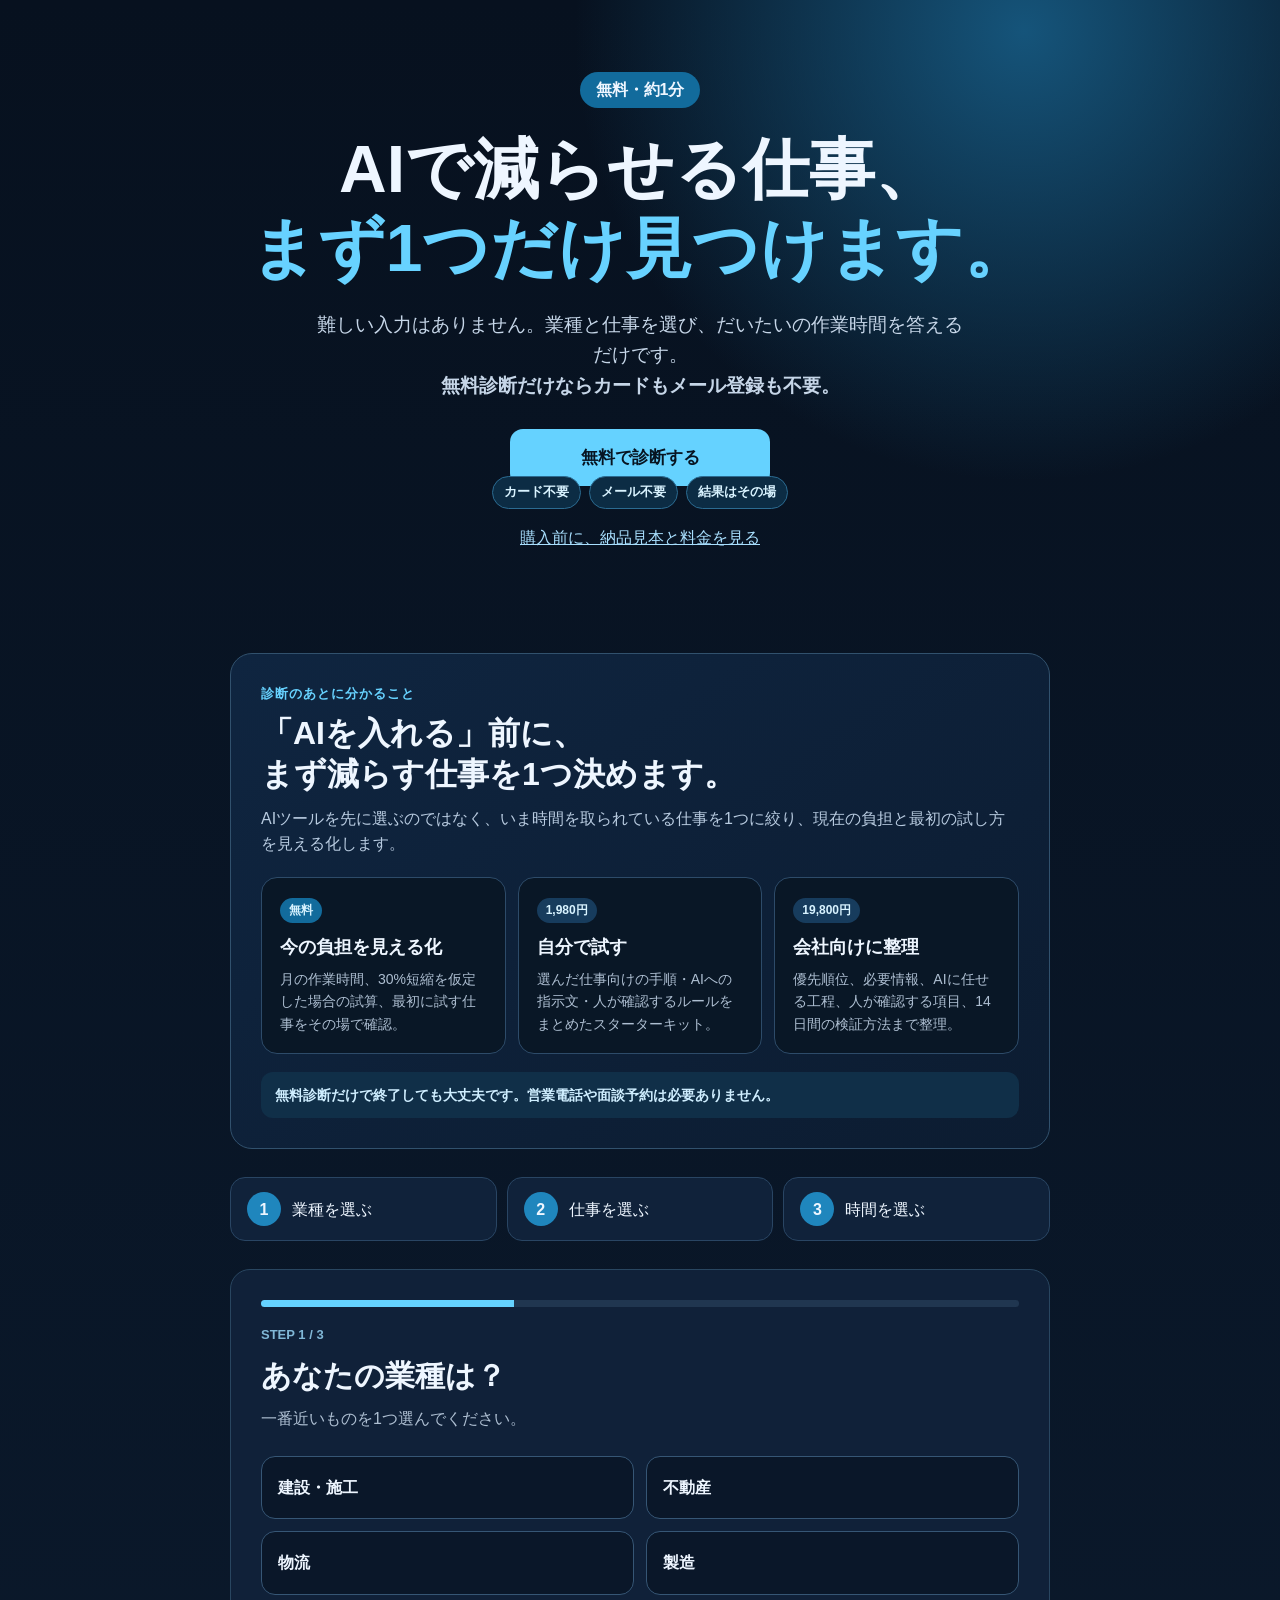
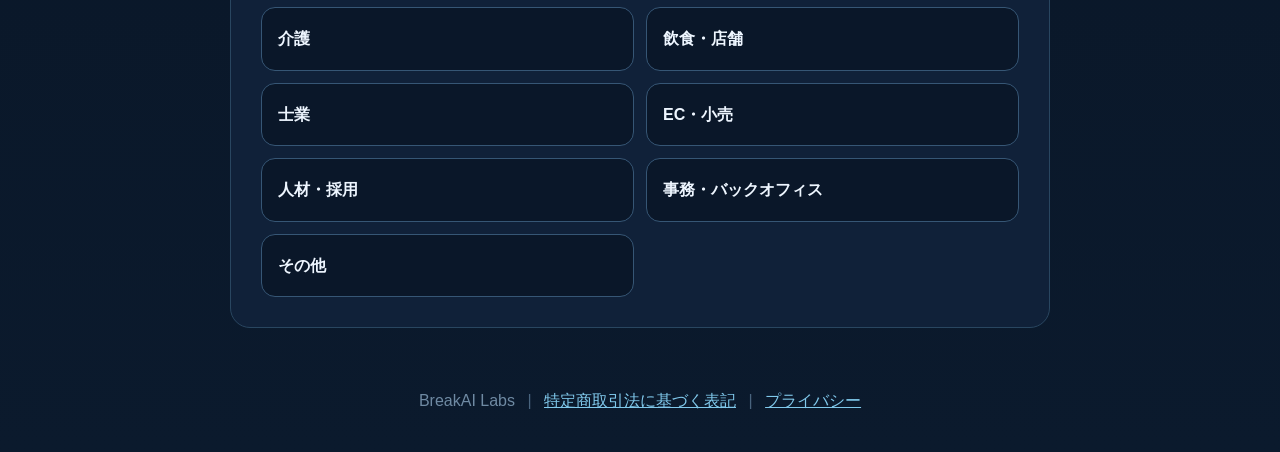
<file: index.html>
<!doctype html>
<html lang="ja"><head>
<meta charset="utf-8">
<meta name="viewport" content="width=device-width,initial-scale=1">
<title>無料AI業務削減診断 | BreakAI Labs</title>
<meta name="description" content="カード・メール登録不要。業種と仕事を選ぶだけで、AIで減らせそうな業務と現在の作業負担、最初の試し方を約1分で確認できます。">
<link rel="stylesheet" href="styles.css">
<link rel="icon" type="image/png" sizes="32x32" href="favicon-32x32.png?v=20260916-gold-b">
</head><body>
<header class="hero"><div class="wrap heroInner">
<p class="eyebrow">無料・約1分</p>
<h1>AIで減らせる仕事、<br><span>まず1つだけ見つけます。</span></h1>
<p class="lead">難しい入力はありません。業種と仕事を選び、だいたいの作業時間を答えるだけです。<br><strong>無料診断だけならカードもメール登録も不要。</strong></p>
<a class="btn heroBtn" href="#diag">無料で診断する</a>
<div class="trustRow"><span>カード不要</span><span>メール不要</span><span>結果はその場</span></div>
<p><a href="samples.html" style="color:#a8dffe">購入前に、納品見本と料金を見る</a></p>
</div></header>
<main class="wrap">
<section class="valuePanel">
<p class="sectionKicker">診断のあとに分かること</p>
<h2>「AIを入れる」前に、<br>まず減らす仕事を1つ決めます。</h2>
<p class="valueLead">AIツールを先に選ぶのではなく、いま時間を取られている仕事を1つに絞り、現在の負担と最初の試し方を見える化します。</p>
<div class="valueGrid">
<article><span class="tier freeTier">無料</span><h3>今の負担を見える化</h3><p>月の作業時間、30%短縮を仮定した場合の試算、最初に試す仕事をその場で確認。</p></article>
<article><span class="tier">1,980円</span><h3>自分で試す</h3><p>選んだ仕事向けの手順・AIへの指示文・人が確認するルールをまとめたスターターキット。</p></article>
<article><span class="tier">19,800円</span><h3>会社向けに整理</h3><p>優先順位、必要情報、AIに任せる工程、人が確認する項目、14日間の検証方法まで整理。</p></article>
</div>
<p class="safeLine">無料診断だけで終了しても大丈夫です。営業電話や面談予約は必要ありません。</p>
</section>
<section class="how"><div><b>1</b><span>業種を選ぶ</span></div><div><b>2</b><span>仕事を選ぶ</span></div><div><b>3</b><span>時間を選ぶ</span></div></section>
<section id="diag" class="panel wizard">
<div class="progress"><span id="progressBar"></span></div>
<p class="stepLabel" id="stepLabel">STEP 1 / 3</p>
<h2 id="question">あなたの業種は？</h2>
<p class="hint" id="hint">一番近いものを1つ選んでください。</p>
<div id="choiceArea" class="choices"></div>
<div id="customArea" class="customArea hidden"></div>
</section>
<section id="result" class="panel result hidden">
<p class="resultBadge">診断結果</p>
<h2><span id="resultTask">この仕事</span>は、AI化を試す候補です</h2>
<div class="bigResult"><span>30%短縮できた場合の試算例</span><strong id="savedHours">約0時間 / 月</strong></div>
<div class="resultGrid">
<div><span>現在</span><b id="beforeHours">0時間/月</b></div>
<div><span>30%短縮時の作業時間</span><b id="afterHours">0時間/月</b></div>
<div><span>年間の削減目安</span><b id="yearHours">0時間/年</b></div>
</div>
<div class="next"><b>まずやること</b><p id="nextAction">この仕事を1つだけ、小さく試します。</p></div>
<p class="calcNote">試算例：現在の作業時間 × 30%。30%は予測値ではなく、初回テストで比較するための仮定です。</p>
<div id="liveCtas" class="hidden">
<div class="next"><b>ここまでで無料診断は完了です</b><p>むずかしい操作やアプリのインストールはありません。結果をメールにも残したい方だけ、下のボタンを使ってください。</p></div>
<a id="intake" class="btn full" href="#">診断結果をメールにも残す（任意）</a>
<p class="micro">メールアドレスと確認用の業種・減らしたい仕事を入力します。届いた案内のリンクを押せば結果を確認できます。</p>
<p class="micro"><a href="samples.html#scope" style="color:#a8dffe">購入前に：商品の中身・含まれる範囲を確認する</a></p>
<div class="offers"><a id="starter" class="card" href="#"><b>自分で試したい</b><span>スターターキット 1,980円<br>手順・指示文・確認ルール</span></a><a id="report" class="card" href="#"><b>会社向けに整理したい</b><span>個別診断 19,800円<br>優先順位・必要情報・14日検証</span></a></div>
</div>
<p class="note">※30%短縮は試算用の仮定です。実際の削減率は未実測で、効果を保証するものではありません。実際の効果は、業務内容や確認・修正にかかる時間によって変わります。</p>
<button id="restart" class="textBtn">もう一度診断する</button>
</section>
</main><footer><div class="wrap">BreakAI Labs <span class="footerSep">|</span> <a href="legal.html">特定商取引法に基づく表記</a> <span class="footerSep">|</span> <a href="privacy.html">プライバシー</a></div></footer>
<script src="config.js"></script><script src="app.js"></script>
<script src="breakai-voice-nav.js?v=20260922-aihome-23" defer></script>
</body></html>
</file>
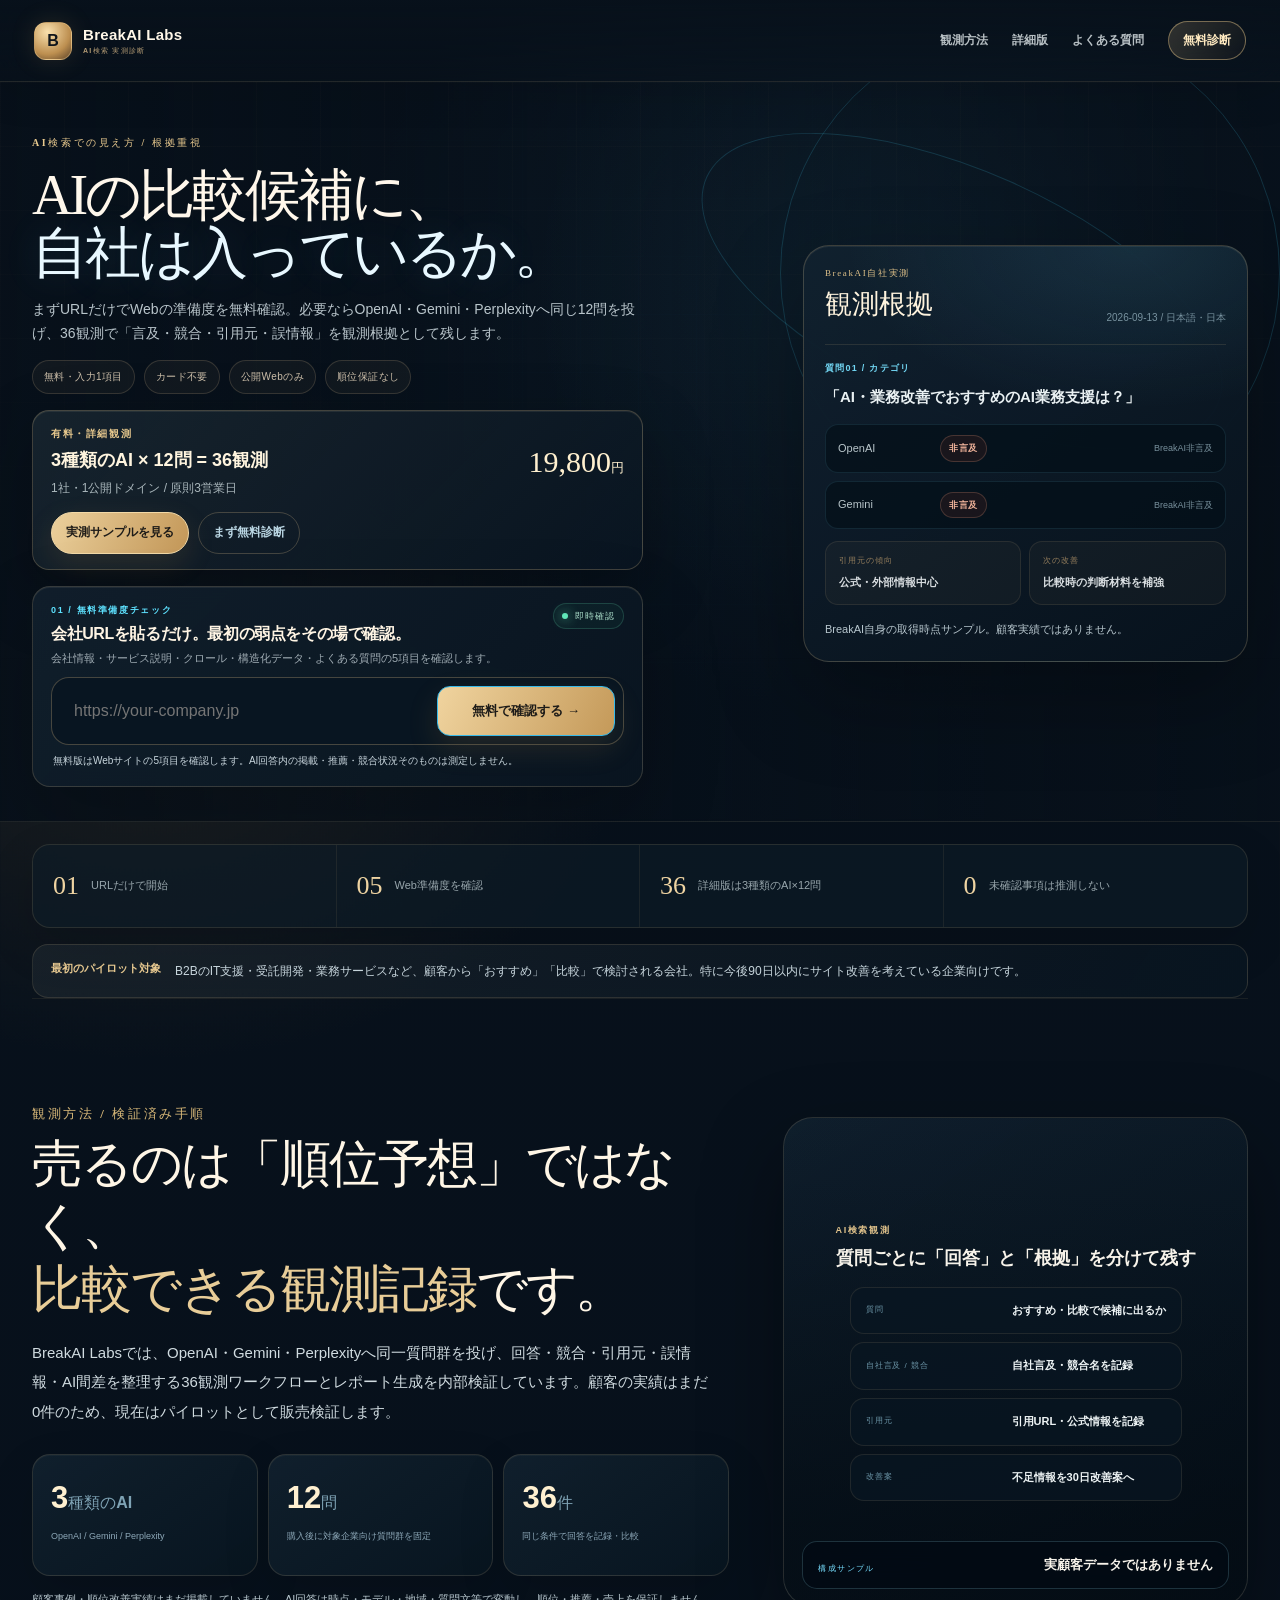
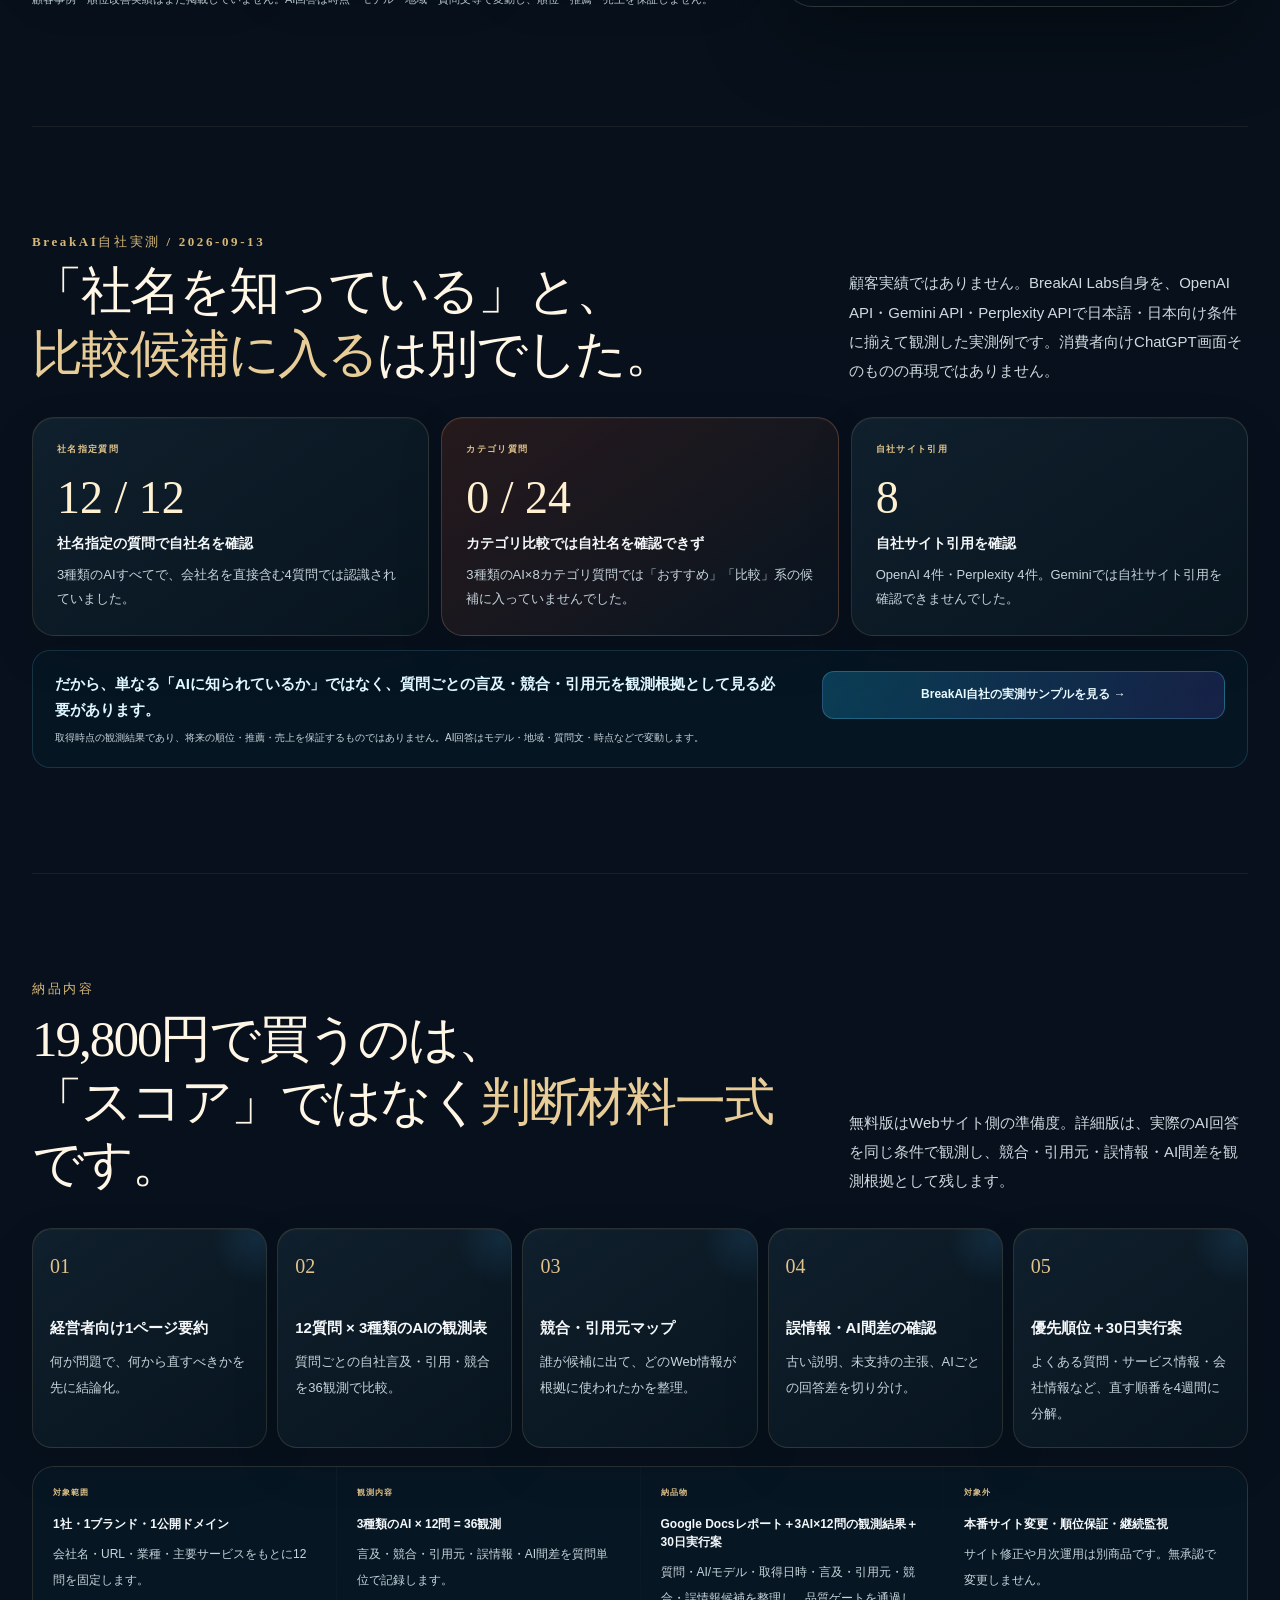
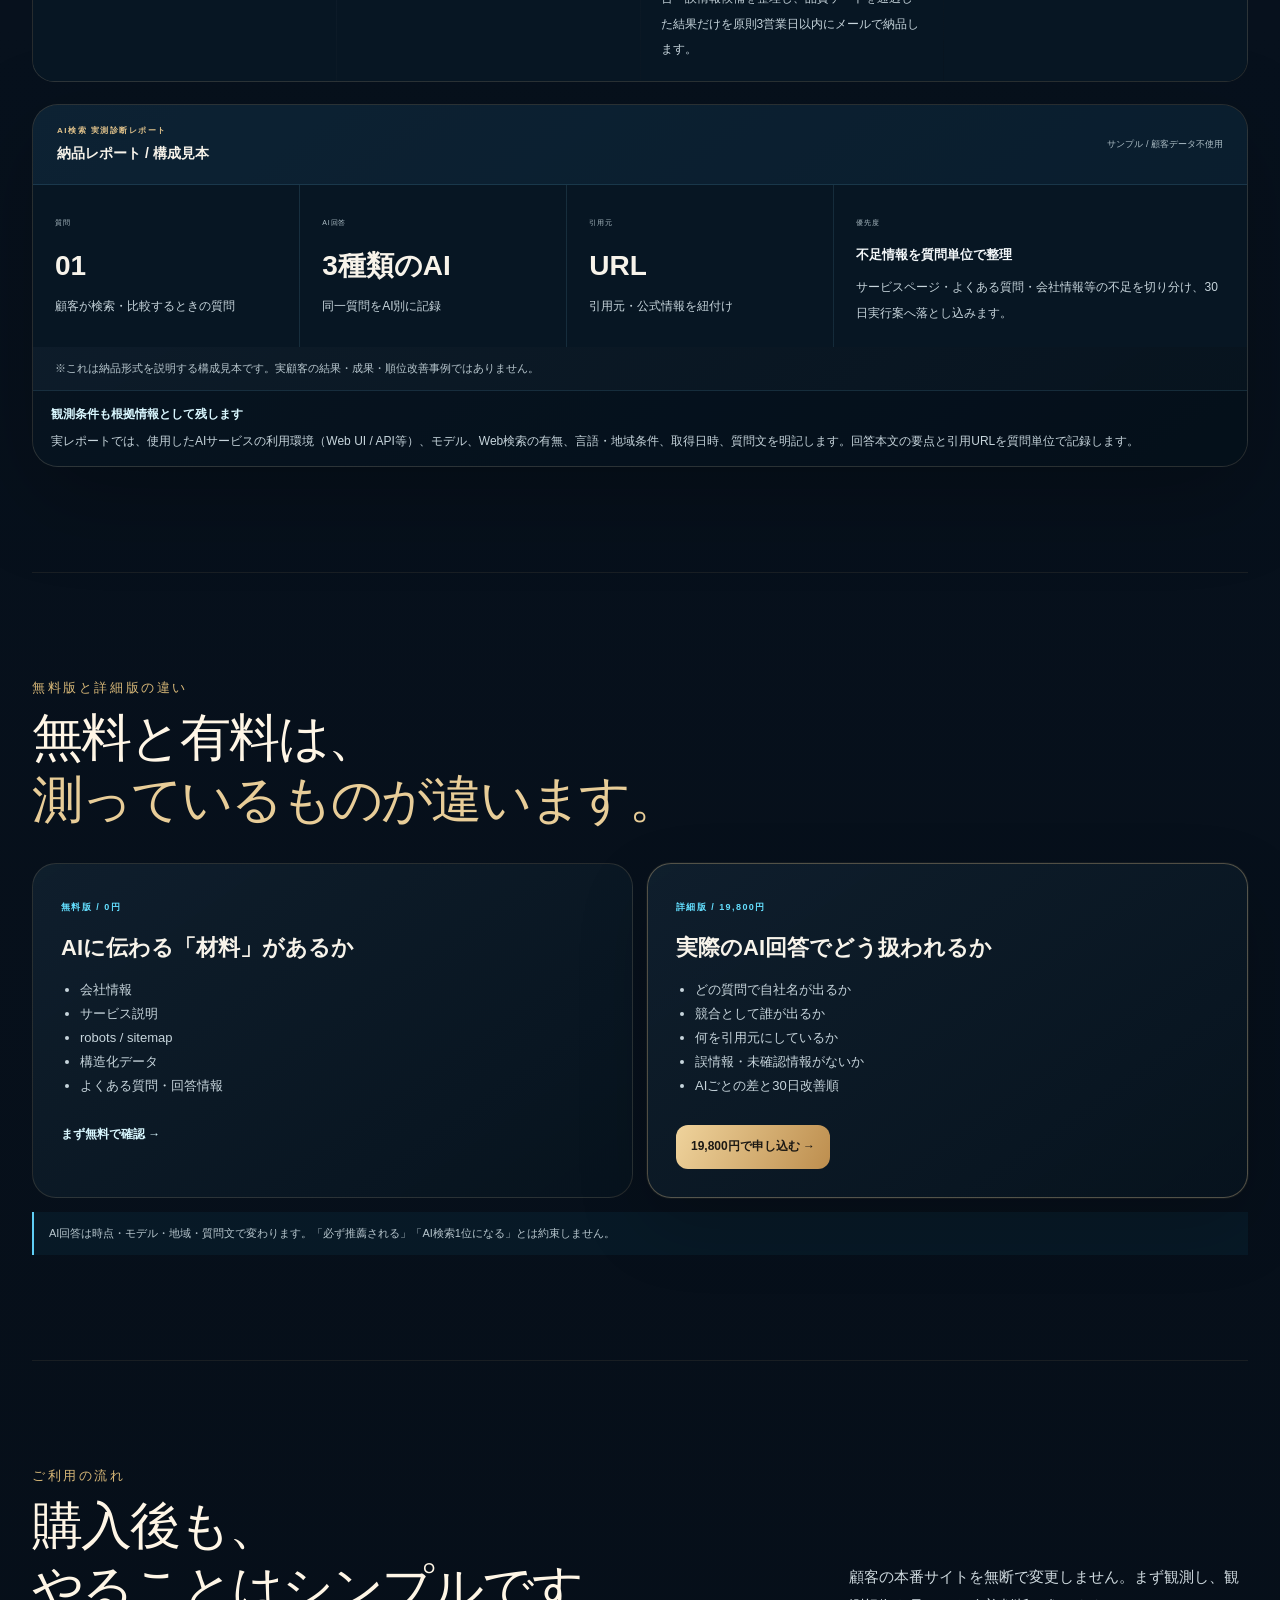
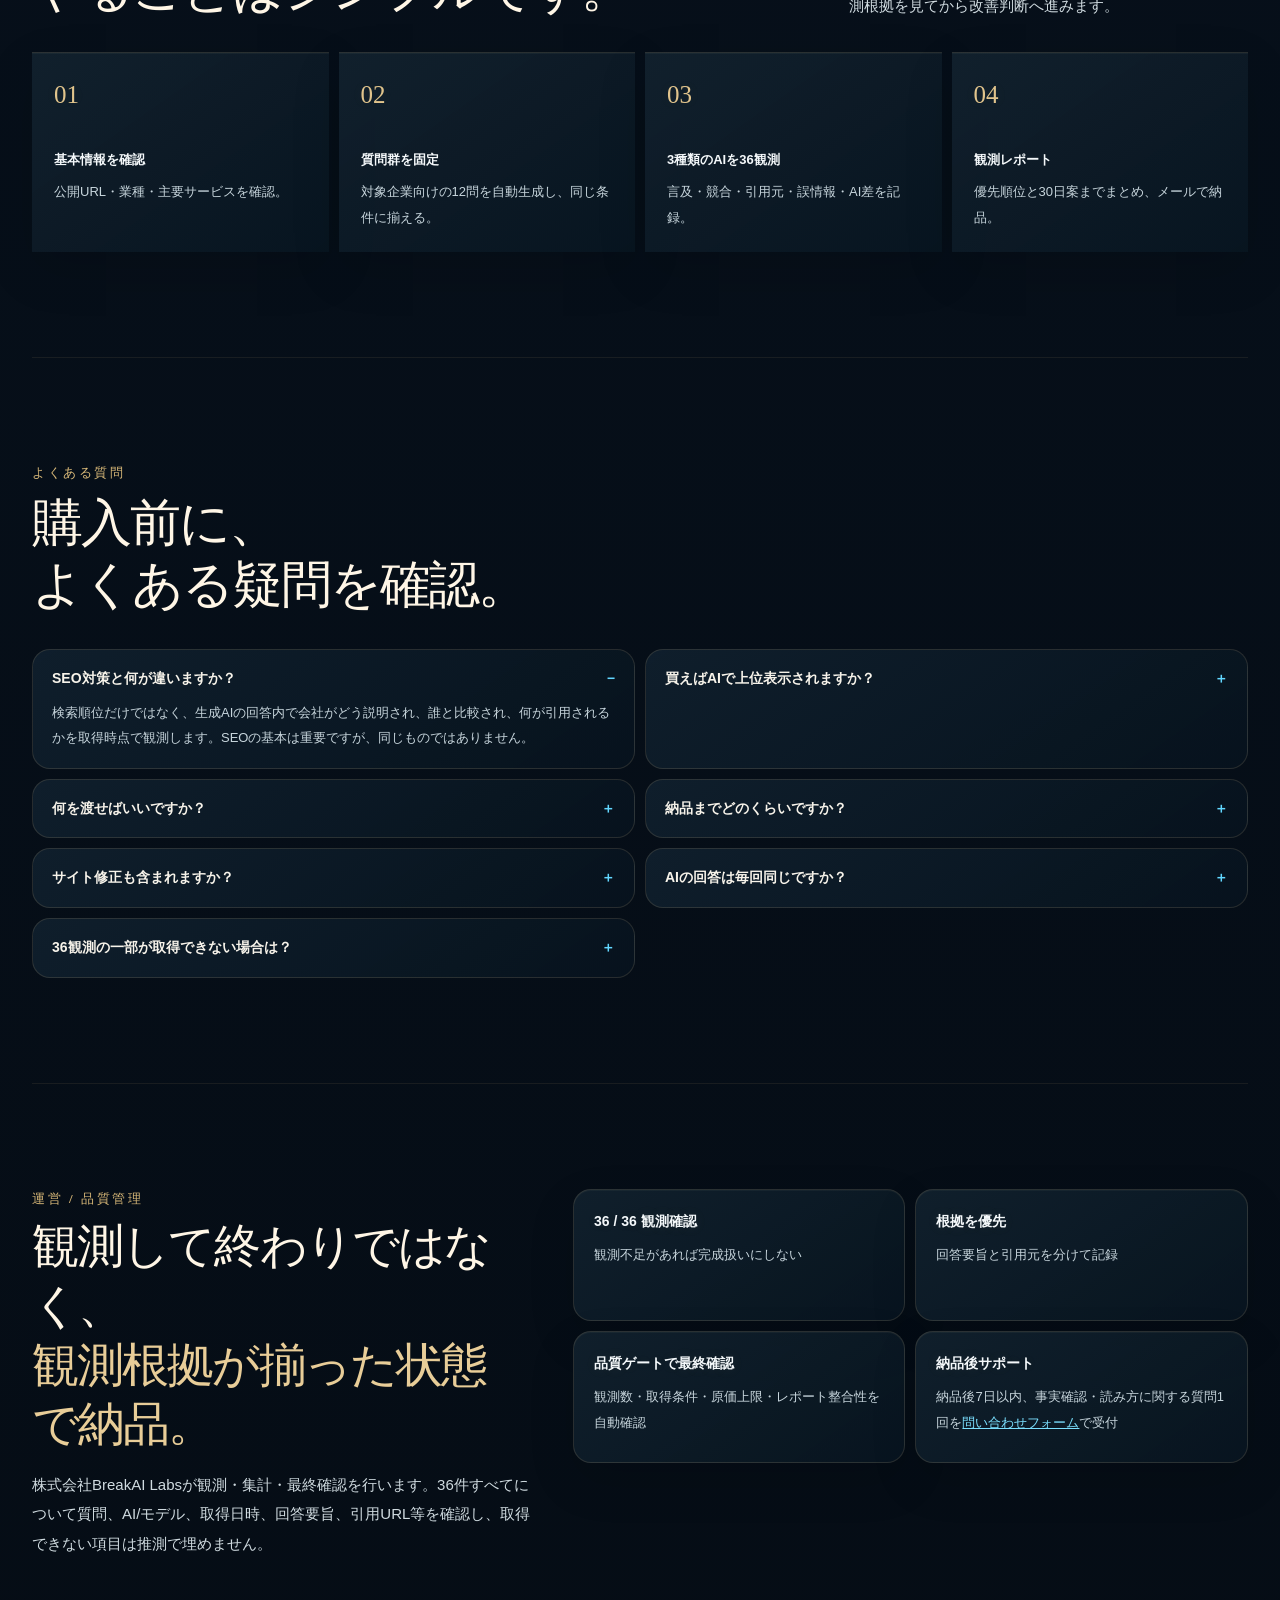
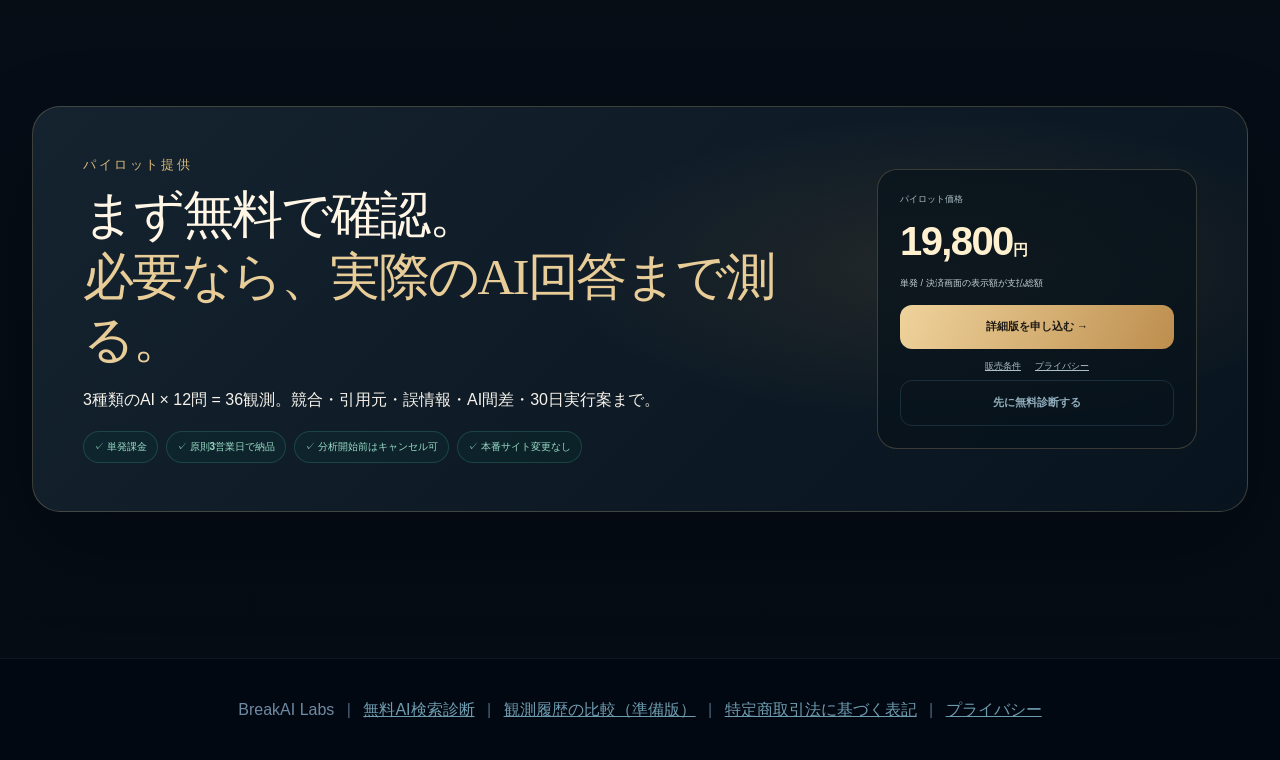
<file: ai-search.html>
<!doctype html>
<html lang="ja"><head>
<meta charset="utf-8"><meta name="viewport" content="width=device-width,initial-scale=1">
<title>AI検索に伝わるWeb準備度を無料チェック｜BreakAI Labs</title>
<link rel="canonical" href="https://geo.breakai-labs.co.jp/">
<script>if(location.hostname==='77777-oss.github.io'&&location.pathname==='/breakai-ai-diagnosis/ai-search.html'){location.replace('https://geo.breakai-labs.co.jp/'+location.search+location.hash)}</script>
<meta name="description" content="会社URLだけでAI検索向けWeb準備度を無料診断。詳細版ではOpenAI・Gemini・Perplexityを36観測し、競合・引用元・誤情報・30日改善案まで観測根拠付きで整理します。">
<link rel="stylesheet" href="styles.css"><link rel="stylesheet" href="ai-search.css">
<link rel="icon" type="image/png" sizes="32x32" href="favicon-32x32.png?v=20260916-gold-b">
</head><body class="geoPremium">
<nav class="geoTopbar" aria-label="AI検索診断ナビ"><a class="geoBrand" href="ai-search.html"><span class="geoBrandMark">B</span><span><b>BreakAI Labs</b><small>AI検索 実測診断</small></span></a><div class="geoNavLinks"><a href="#proof">観測方法</a><a href="#deliverables">詳細版</a><a href="#faq">よくある質問</a><a class="geoNavCta" href="#free-diagnosis">無料診断</a></div></nav>
<header id="diagnose" class="hero futureHero"><div class="futureGrid"></div><div class="futureOrbit futureOrbitA"></div><div class="futureOrbit futureOrbitB"></div><div class="wrap futureHeroInner">
<div class="futureCopy"><p class="eyebrow">AI検索での見え方 / 根拠重視</p><h1>AIの比較候補に、<br><span>自社は入っているか。</span></h1><p class="lead">まずURLだけでWebの準備度を無料確認。必要ならOpenAI・Gemini・Perplexityへ同じ12問を投げ、36観測で「言及・競合・引用元・誤情報」を観測根拠として残します。</p><div class="futureChips"><span>無料・入力1項目</span><span>カード不要</span><span>公開Webのみ</span><span>順位保証なし</span></div><div class="geoHeroOffer"><div><small>有料・詳細観測</small><b>3種類のAI × 12問 = 36観測</b><span>1社・1公開ドメイン / 原則3営業日</span></div><strong>19,800<em>円</em></strong><div class="geoHeroOfferActions"><a href="geo-evidence-sample.html" data-sample-cta>実測サンプルを見る</a><a href="#free-diagnosis">まず無料診断</a></div></div></div>
<aside class="geoHeroDossier" aria-label="AI検索 実測診断レポート実測プレビュー">
<div class="geoDossierTop"><span>BreakAI自社実測</span><b>観測根拠</b><small>2026-09-13 / 日本語・日本</small></div>
<div class="geoDossierQuestion"><small>質問01 / カテゴリ</small><strong>「AI・業務改善でおすすめのAI業務支援は？」</strong></div>
<div class="geoDossierRows">
<div><span>OpenAI</span><b class="isMiss">非言及</b><small>BreakAI非言及</small></div>
<div><span>Gemini</span><b class="isMiss">非言及</b><small>BreakAI非言及</small></div>

</div>
<div class="geoDossierFoot"><div><small>引用元の傾向</small><b>公式・外部情報中心</b></div><div><small>次の改善</small><b>比較時の判断材料を補強</b></div></div>
<p>BreakAI自身の取得時点サンプル。顧客実績ではありません。</p>
</aside>
<section id="free-diagnosis" class="aiGuidePanel dialoguePanel" aria-label="無料AI検索診断"><div class="guideHead"><div><small>01 / 無料準備度チェック</small><b>会社URLを貼るだけ。最初の弱点をその場で確認。</b><p>会社情報・サービス説明・クロール・構造化データ・よくある質問の5項目を確認します。</p></div><span class="guideStatus"><i></i> 即時確認</span></div><div class="mobileHeroCommercial"><a href="geo-evidence-sample.html" data-sample-cta>実測サンプル</a><span>詳細版 19,800円 / 原則3営業日</span></div><div id="guideChat" class="guideChat" aria-live="polite"><div class="guideMsg ai">公開URLを貼り付けてください。会社名やカード入力は不要です。取得できない情報は推測して採点しません。</div></div><div class="guideComposer"><input id="guideQuestion" autocomplete="off" inputmode="url" aria-label="会社サイトURL" placeholder="https://your-company.jp"><button id="guideAskBtn" type="button">無料で確認する <span>→</span></button></div><p id="guideError" class="guideError hidden" role="alert" aria-live="assertive"></p><p class="freeScopeNote">無料版はWebサイトの5項目を確認します。AI回答内の掲載・推薦・競合状況そのものは測定しません。</p><div id="guideQuick" class="guideQuick"><button type="button" data-guide="何が分かる？">無料で分かること</button><button type="button" data-guide="競合との差を知りたい">競合比較は？</button><button type="button" data-guide="料金を教えて">詳細版の料金</button></div><div class="guideCollected"><span id="urlSummary">URL：未入力</span><span>入力 1項目</span><span>カード不要</span></div><p id="guideReply" class="guideReply">まず無料で「AIに説明できる材料が揃っているか」を確認。その後、必要な会社だけ実際のAI回答を36観測します。</p></section>
</div></header>
<main class="wrap aiSearchPage">
<section id="auditResult" class="panel auditResult hidden"><div class="auditTop"><div><p class="sectionKicker">無料診断結果</p><h2>AI検索向けWeb準備度</h2><p id="auditDomain" class="auditDomain"></p></div><div class="auditScore"><strong id="auditScore">--</strong><span id="auditGrade">診断中</span></div></div><div id="auditMetrics" class="auditMetrics"></div><div class="auditFix"><p class="sectionKicker">最優先の改善候補</p><ol id="auditRecommendations"></ol></div><div class="paidUpsell"><small>AI回答の詳細観測</small><h3>次は「Webが整っているか」ではなく、実際のAI回答を測ります。</h3><p>OpenAI・Gemini・Perplexityに同じ12問を投げ、合計36観測。自社の出現、競合、引用元、誤った説明、AIごとの差、30日改善計画まで整理します。</p><div class="paidPrice"><span>パイロット価格</span><b>19,800円</b></div><a id="paidCta" data-paid-cta class="btn full paidCta" href="#geo-checkout">19,800円で詳細版を申し込む</a><p class="paidGate">36観測ワークフローと納品形式は内部検証済みです。決済確認後に自動で観測・品質確認を進め、原則3営業日以内に観測レポートをメールでお送りします。決済画面の表示額が支払総額です。</p></div><p id="auditDisclosure" class="note"></p></section>
<section class="geoTrustBar" aria-label="無料診断の安心情報"><div><b>01</b><span>URLだけで開始</span></div><div><b>05</b><span>Web準備度を確認</span></div><div><b>36</b><span>詳細版は3種類のAI×12問</span></div><div><b>0</b><span>未確認事項は推測しない</span></div></section><section class="geoFitStrip"><b>最初のパイロット対象</b><span>B2BのIT支援・受託開発・業務サービスなど、顧客から「おすすめ」「比較」で検討される会社。特に今後90日以内にサイト改善を考えている企業向けです。</span></section>

<section id="proof" class="geoStory">
<div class="geoStoryCopy"><p class="sectionKicker">観測方法 / 検証済み手順</p><h2>売るのは「順位予想」ではなく、<br><em>比較できる観測記録</em>です。</h2><p>BreakAI Labsでは、OpenAI・Gemini・Perplexityへ同一質問群を投げ、回答・競合・引用元・誤情報・AI間差を整理する36観測ワークフローとレポート生成を内部検証しています。顧客の実績はまだ0件のため、現在はパイロットとして販売検証します。</p><div class="geoEvidenceStats"><article><strong>3<span>種類のAI</span></strong><small>OpenAI / Gemini / Perplexity</small></article><article><strong>12<span>問</span></strong><small>購入後に対象企業向け質問群を固定</small></article><article><strong>36<span>件</span></strong><small>同じ条件で回答を記録・比較</small></article></div><p class="geoDisclosure">顧客事例・順位改善実績はまだ掲載していません。AI回答は時点・モデル・地域・質問文等で変動し、順位・推薦・売上を保証しません。</p></div>
<div class="geoStoryVisual geoEvidencePreview" aria-label="AI検索実測レポートの構成見本"><div class="evidencePreviewHead"><small>AI検索観測</small><b>質問ごとに「回答」と「根拠」を分けて残す</b></div><div class="evidencePreviewRows"><div><span>質問</span><b>おすすめ・比較で候補に出るか</b></div><div><span>自社言及 / 競合</span><b>自社言及・競合名を記録</b></div><div><span>引用元</span><b>引用URL・公式情報を記録</b></div><div><span>改善案</span><b>不足情報を30日改善案へ</b></div></div><div class="geoVideoBadge"><span>構成サンプル</span><b>実顧客データではありません</b></div></div>
</section>

<section class="geoSelfProof" aria-labelledby="self-proof-title">
<div class="geoSectionHead"><div><p class="sectionKicker">BreakAI自社実測 / 2026-09-13</p><h2 id="self-proof-title">「社名を知っている」と、<br><span>比較候補に入る</span>は別でした。</h2></div><p>顧客実績ではありません。BreakAI Labs自身を、OpenAI API・Gemini API・Perplexity APIで日本語・日本向け条件に揃えて観測した実測例です。消費者向けChatGPT画面そのものの再現ではありません。</p></div>
<div class="geoSelfProofGrid">
<article><small>社名指定質問</small><strong>12 / 12</strong><b>社名指定の質問で自社名を確認</b><span>3種類のAIすべてで、会社名を直接含む4質問では認識されていました。</span></article>
<article class="isAlert"><small>カテゴリ質問</small><strong>0 / 24</strong><b>カテゴリ比較では自社名を確認できず</b><span>3種類のAI×8カテゴリ質問では「おすすめ」「比較」系の候補に入っていませんでした。</span></article>
<article><small>自社サイト引用</small><strong>8</strong><b>自社サイト引用を確認</b><span>OpenAI 4件・Perplexity 4件。Geminiでは自社サイト引用を確認できませんでした。</span></article>
</div>
<div class="geoSelfProofConclusion"><div><b>だから、単なる「AIに知られているか」ではなく、質問ごとの言及・競合・引用元を観測根拠として見る必要があります。</b><span>取得時点の観測結果であり、将来の順位・推薦・売上を保証するものではありません。AI回答はモデル・地域・質問文・時点などで変動します。</span></div><a class="geoProofLink" href="geo-evidence-sample.html" data-sample-cta>BreakAI自社の実測サンプルを見る →</a></div>
</section>

<section id="deliverables" class="geoDeliverables">
<div class="geoSectionHead"><div><p class="sectionKicker">納品内容</p><h2>19,800円で買うのは、<br>「スコア」ではなく<span>判断材料一式</span>です。</h2></div><p>無料版はWebサイト側の準備度。詳細版は、実際のAI回答を同じ条件で観測し、競合・引用元・誤情報・AI間差を観測根拠として残します。</p></div>
<div class="geoDeliverableGrid">
<article><small>01</small><b>経営者向け1ページ要約</b><span>何が問題で、何から直すべきかを先に結論化。</span></article>
<article><small>02</small><b>12質問 × 3種類のAIの観測表</b><span>質問ごとの自社言及・引用・競合を36観測で比較。</span></article>
<article><small>03</small><b>競合・引用元マップ</b><span>誰が候補に出て、どのWeb情報が根拠に使われたかを整理。</span></article>
<article><small>04</small><b>誤情報・AI間差の確認</b><span>古い説明、未支持の主張、AIごとの回答差を切り分け。</span></article>
<article><small>05</small><b>優先順位＋30日実行案</b><span>よくある質問・サービス情報・会社情報など、直す順番を4週間に分解。</span></article>
</div>
<div class="geoScopeCard" aria-label="19,800円詳細版の提供範囲">
<div><small>対象範囲</small><b>1社・1ブランド・1公開ドメイン</b><span>会社名・URL・業種・主要サービスをもとに12問を固定します。</span></div>
<div><small>観測内容</small><b>3種類のAI × 12問 = 36観測</b><span>言及・競合・引用元・誤情報・AI間差を質問単位で記録します。</span></div>
<div><small>納品物</small><b>Google Docsレポート＋3AI×12問の観測結果＋30日実行案</b><span>質問・AI/モデル・取得日時・言及・引用元・競合・誤情報候補を整理し、品質ゲートを通過した結果だけを原則3営業日以内にメールで納品します。</span></div>
<div><small>対象外</small><b>本番サイト変更・順位保証・継続監視</b><span>サイト修正や月次運用は別商品です。無承認で変更しません。</span></div>
</div>
<div class="geoReportMock" aria-label="納品レポート構成見本">
<div class="geoReportTop"><div><small>AI検索 実測診断レポート</small><b>納品レポート / 構成見本</b></div><span>サンプル / 顧客データ不使用</span></div>
<div class="geoReportBody"><div class="geoReportKpi"><small>質問</small><strong>01</strong><span>顧客が検索・比較するときの質問</span></div><div class="geoReportKpi"><small>AI回答</small><strong>3種類のAI</strong><span>同一質問をAI別に記録</span></div><div class="geoReportKpi"><small>引用元</small><strong>URL</strong><span>引用元・公式情報を紐付け</span></div><div class="geoReportAction"><small>優先度</small><b>不足情報を質問単位で整理</b><span>サービスページ・よくある質問・会社情報等の不足を切り分け、30日実行案へ落とし込みます。</span></div></div>
<p>※これは納品形式を説明する構成見本です。実顧客の結果・成果・順位改善事例ではありません。</p>
<div class="geoMethodNote"><b>観測条件も根拠情報として残します</b><span>実レポートでは、使用したAIサービスの利用環境（Web UI / API等）、モデル、Web検索の有無、言語・地域条件、取得日時、質問文を明記します。回答本文の要点と引用URLを質問単位で記録します。</span></div>
</div>
</section>

<section class="geoCompare">
<div class="geoSectionHead"><div><p class="sectionKicker">無料版と詳細版の違い</p><h2>無料と有料は、<br><span>測っているものが違います。</span></h2></div></div>
<div class="geoCompareGrid"><article><small>無料版 / 0円</small><h3>AIに伝わる「材料」があるか</h3><ul><li>会社情報</li><li>サービス説明</li><li>robots / sitemap</li><li>構造化データ</li><li>よくある質問・回答情報</li></ul><a href="#free-diagnosis">まず無料で確認 →</a></article><article class="isPaid"><small>詳細版 / 19,800円</small><h3>実際のAI回答でどう扱われるか</h3><ul><li>どの質問で自社名が出るか</li><li>競合として誰が出るか</li><li>何を引用元にしているか</li><li>誤情報・未確認情報がないか</li><li>AIごとの差と30日改善順</li></ul><a data-paid-cta href="#geo-checkout">19,800円で申し込む →</a></article></div>
<p class="geoGuardrail">AI回答は時点・モデル・地域・質問文で変わります。「必ず推薦される」「AI検索1位になる」とは約束しません。</p>
</section>

<section class="geoProcess">
<div class="geoSectionHead"><div><p class="sectionKicker">ご利用の流れ</p><h2>購入後も、<br>やることはシンプルです。</h2></div><p>顧客の本番サイトを無断で変更しません。まず観測し、観測根拠を見てから改善判断へ進みます。</p></div>
<div class="geoProcessGrid"><article><i>01</i><b>基本情報を確認</b><span>公開URL・業種・主要サービスを確認。</span></article><article><i>02</i><b>質問群を固定</b><span>対象企業向けの12問を自動生成し、同じ条件に揃える。</span></article><article><i>03</i><b>3種類のAIを36観測</b><span>言及・競合・引用元・誤情報・AI差を記録。</span></article><article><i>04</i><b>観測レポート</b><span>優先順位と30日案までまとめ、メールで納品。</span></article></div>
</section>

<section id="faq" class="geoFaq">
<div class="geoSectionHead"><div><p class="sectionKicker">よくある質問</p><h2>購入前に、<br>よくある疑問を確認。</h2></div></div>
<div class="geoFaqGrid">
<details open><summary>SEO対策と何が違いますか？</summary><p>検索順位だけではなく、生成AIの回答内で会社がどう説明され、誰と比較され、何が引用されるかを取得時点で観測します。SEOの基本は重要ですが、同じものではありません。</p></details>
<details><summary>買えばAIで上位表示されますか？</summary><p>いいえ。順位・推薦・売上は保証しません。詳細版は「今どう見えているか」と「不足情報をどこから直すか」を観測根拠付きで判断するための商品です。</p></details>
<details><summary>何を渡せばいいですか？</summary><p>公開URL、業種、主要サービスを基本情報として確認します。会社名は公開サイトから確認し、取得できない場合のみ追加確認します。機密情報や顧客個人情報は無料診断には不要です。</p></details>
<details><summary>納品までどのくらいですか？</summary><p>必要情報の確認完了後、原則3営業日以内にレポートを提供する運用です。追加確認が必要な場合は先にお知らせします。</p></details>
<details><summary>サイト修正も含まれますか？</summary><p>本商品は観測・分析・改善優先順位の提示までです。本番サイトの変更、DNS・サーバー設定変更、継続運用は含みません。</p></details>
<details><summary>AIの回答は毎回同じですか？</summary><p>同じではありません。時点・モデル・地域・質問文・アカウント状態などで変動するため、取得条件と時点を明示して扱います。</p></details><details><summary>36観測の一部が取得できない場合は？</summary><p>取得不能を推測で埋めず、同条件で再観測します。それでも当社都合で約束した36観測を提供できない場合は、販売条件に従い代替提供または返金対応をご案内します。</p></details>
</div>
</section>

<section class="geoQualityBlock" aria-labelledby="quality-title">
<div><p class="sectionKicker">運営 / 品質管理</p><h2 id="quality-title">観測して終わりではなく、<br><span>観測根拠が揃った状態で納品。</span></h2><p>株式会社BreakAI Labsが観測・集計・最終確認を行います。36件すべてについて質問、AI/モデル、取得日時、回答要旨、引用URL等を確認し、取得できない項目は推測で埋めません。</p></div>
<div class="geoQualityChecklist"><article><b>36 / 36 観測確認</b><span>観測不足があれば完成扱いにしない</span></article><article><b>根拠を優先</b><span>回答要旨と引用元を分けて記録</span></article><article><b>品質ゲートで最終確認</b><span>観測数・取得条件・原価上限・レポート整合性を自動確認</span></article><article><b>納品後サポート</b><span>納品後7日以内、事実確認・読み方に関する質問1回を<a href="https://breakai-labs.co.jp/contact">問い合わせフォーム</a>で受付</span></article></div>
</section>

<section class="geoFinalCta">
<div><p class="sectionKicker">パイロット提供</p><h2>まず無料で確認。<br><span>必要なら、実際のAI回答まで測る。</span></h2><p>3種類のAI × 12問 = 36観測。競合・引用元・誤情報・AI間差・30日実行案まで。</p><div class="geoCheckoutTrust"><span>✓ 単発課金</span><span>✓ 原則3営業日で納品</span><span>✓ 分析開始前はキャンセル可</span><span>✓ 本番サイト変更なし</span></div></div><div class="geoFinalPrice"><small>パイロット価格</small><strong>19,800<em>円</em></strong><span>単発 / 決済画面の表示額が支払総額</span><a data-paid-cta href="#geo-checkout">詳細版を申し込む →</a><div class="geoCheckoutLinks"><a href="legal.html?from=geo">販売条件</a><a href="privacy.html?from=geo">プライバシー</a></div><a class="secondaryLink" href="#free-diagnosis">先に無料診断する</a></div>
</section>
<div class="geoMobileSticky"><a href="#free-diagnosis">無料診断</a><a data-paid-cta href="#geo-checkout"><small>パイロット価格</small>19,800円 申込</a></div>
</main>
<footer><div class="wrap">BreakAI Labs <span class="footerSep">|</span> <a href="#free-diagnosis">無料AI検索診断</a> <span class="footerSep">|</span> <a href="geo-monitor.html">観測履歴の比較（準備版）</a> <span class="footerSep">|</span> <a href="legal.html?from=geo">特定商取引法に基づく表記</a> <span class="footerSep">|</span> <a href="privacy.html?from=geo">プライバシー</a></div></footer>
<script src="ai-search-interact.js?v=20261009-prospect-v1"></script>
<script src="breakai-voice-nav.js?v=20260922-aihome-23" defer></script>
</body></html>
</file>
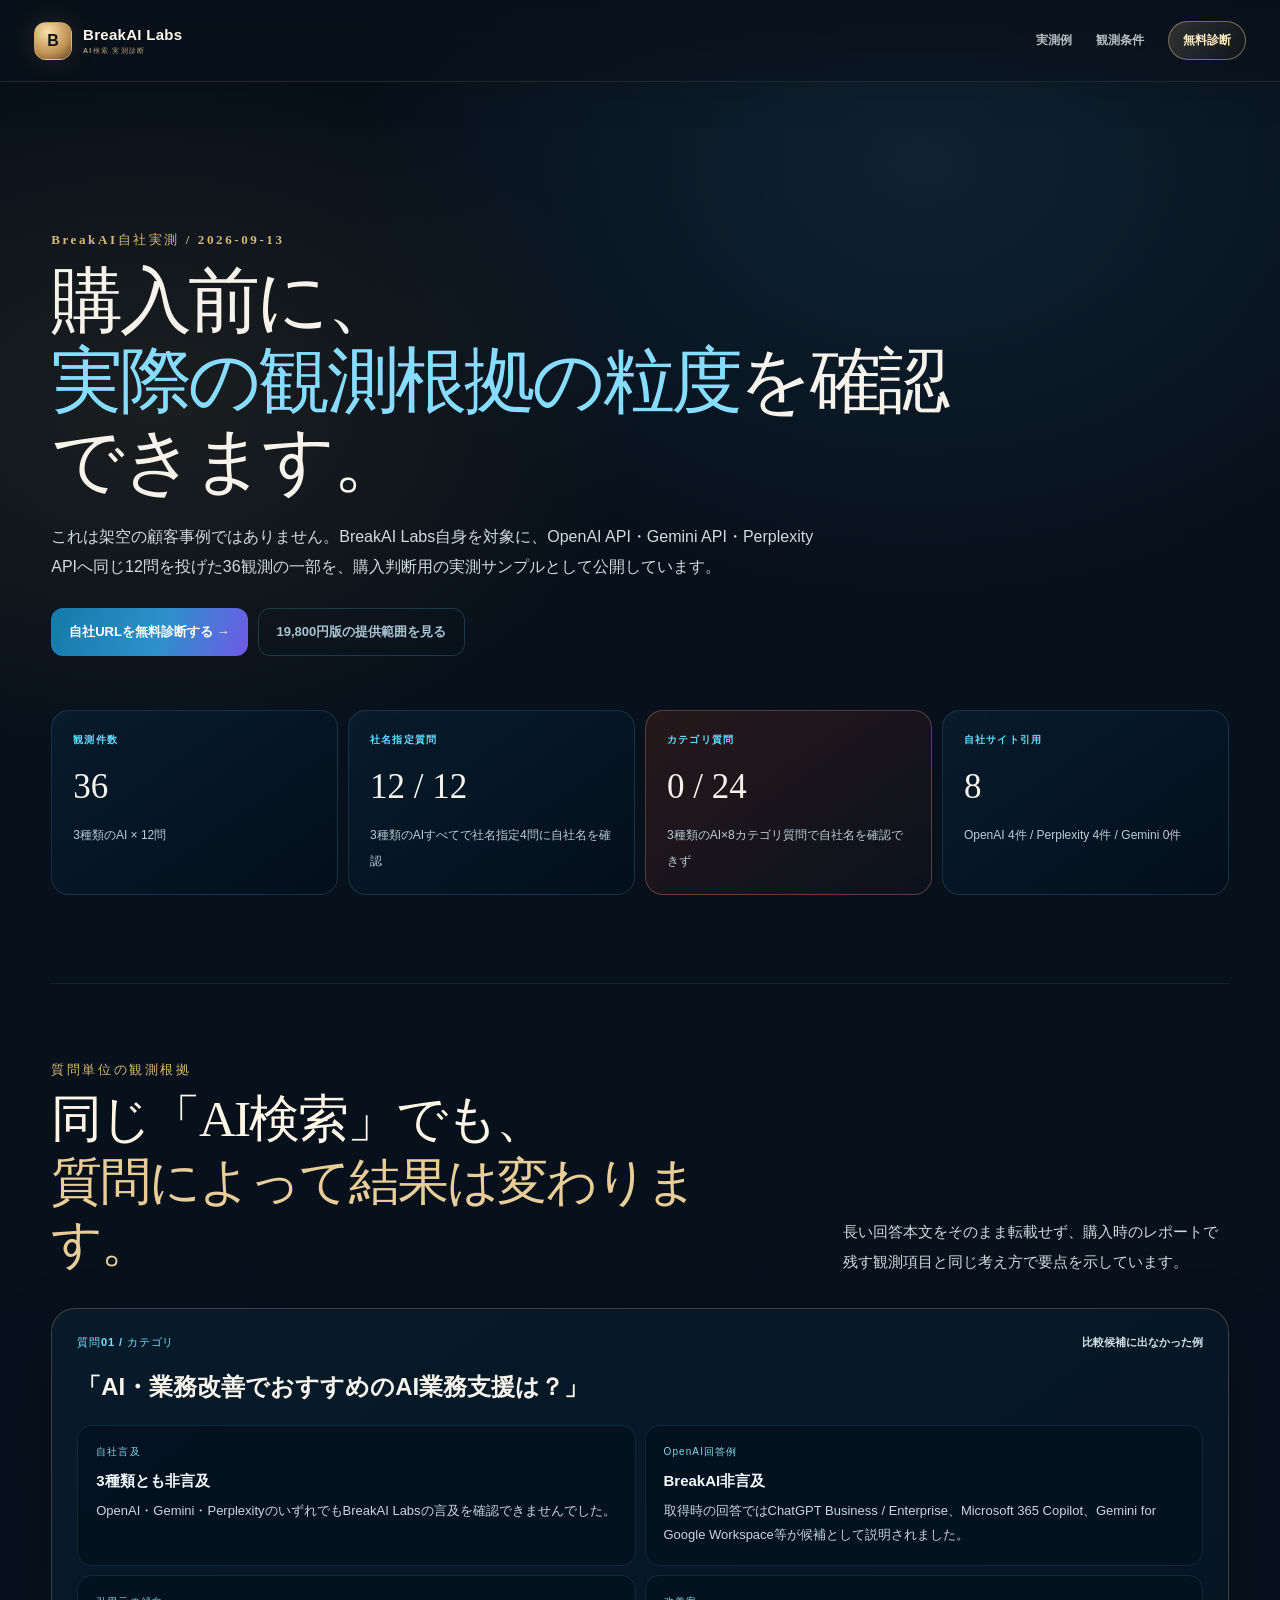
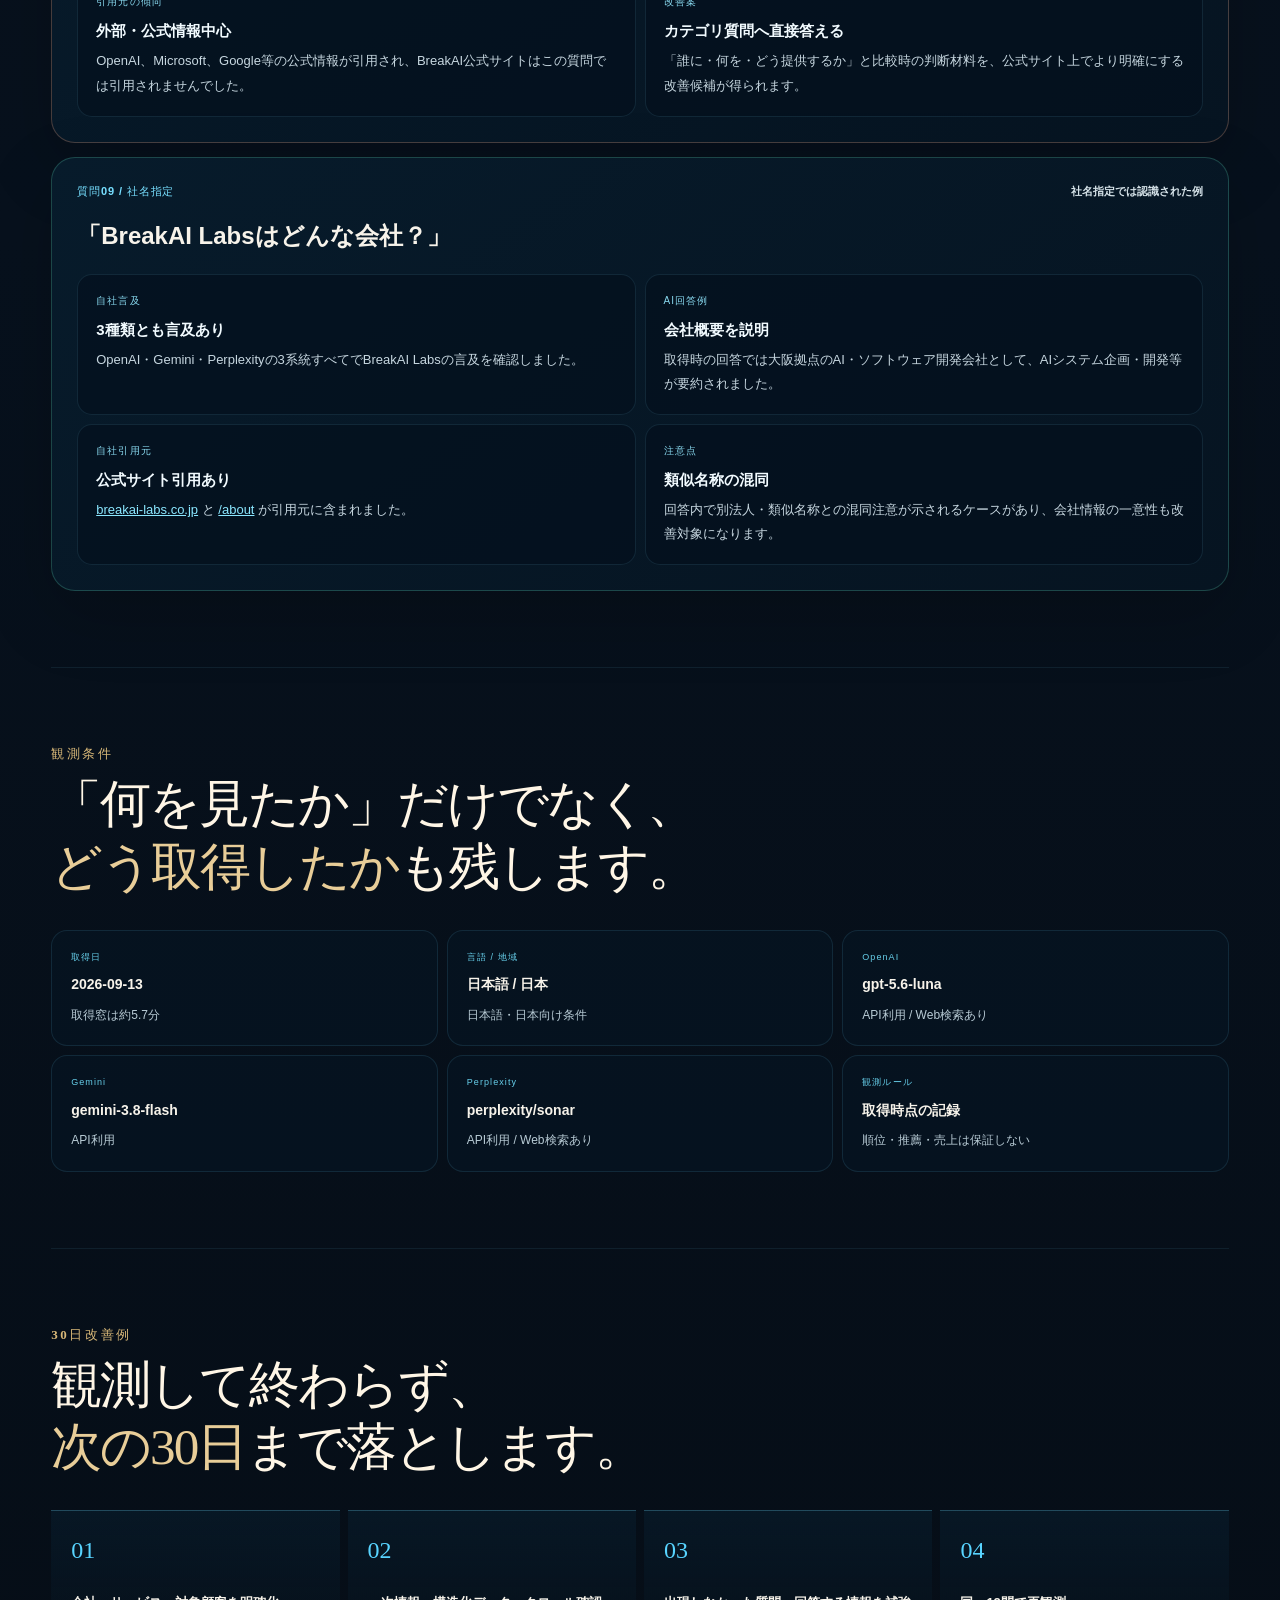
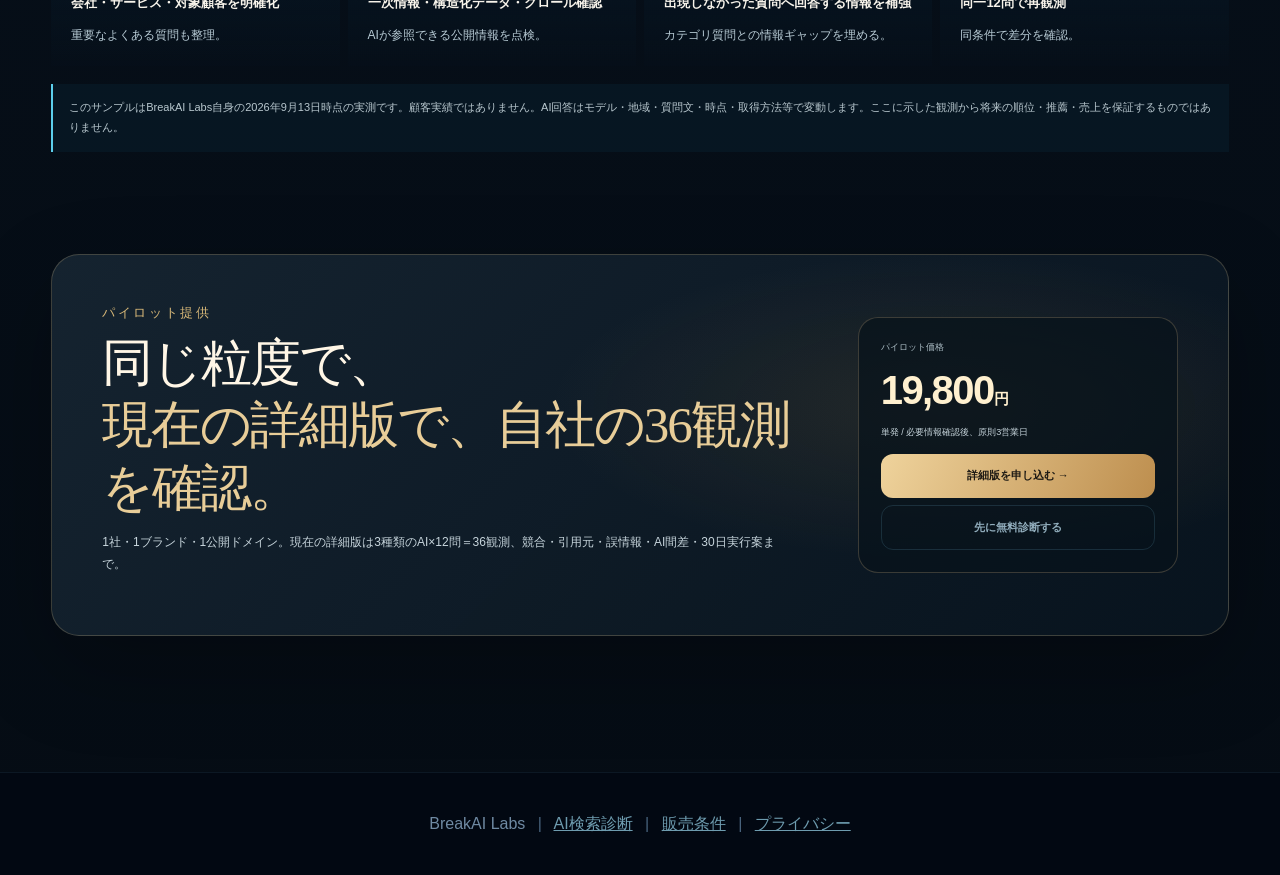
<file: geo-evidence-sample.html>
<!doctype html>
<html lang="ja"><head>
<meta charset="utf-8"><meta name="viewport" content="width=device-width,initial-scale=1">
<title>AI検索実測診断｜BreakAI Labs 実測サンプル</title>
<meta name="description" content="BreakAI Labs自身を対象に、OpenAI API・Gemini API・Perplexity APIで36観測したAI検索実測診断の実測サンプルです。">
<link rel="stylesheet" href="styles.css"><link rel="stylesheet" href="ai-search.css">
<link rel="icon" type="image/png" sizes="32x32" href="favicon-32x32.png?v=20260916-gold-b">
</head><body class="geoPremium geoSamplePage">
<nav class="geoTopbar" aria-label="実測サンプルナビ">
  <a class="geoBrand" href="ai-search.html"><span class="geoBrandMark">B</span><span><b>BreakAI Labs</b><small>AI検索 実測診断</small></span></a>
  <div class="geoNavLinks"><a href="#rows">実測例</a><a href="#method">観測条件</a><a href="ai-search.html#free-diagnosis" class="geoNavCta">無料診断</a></div>
</nav>
<main class="wrap geoSampleMain">
<section class="geoSampleHero">
  <p class="sectionKicker">BreakAI自社実測 / 2026-09-13</p>
  <h1>購入前に、<br><span>実際の観測根拠の粒度</span>を確認できます。</h1>
  <p>これは架空の顧客事例ではありません。BreakAI Labs自身を対象に、OpenAI API・Gemini API・Perplexity APIへ同じ12問を投げた36観測の一部を、購入判断用の実測サンプルとして公開しています。</p>
  <div class="geoSampleHeroActions">
    <a class="geoPrimaryLink" href="ai-search.html#free-diagnosis">自社URLを無料診断する →</a>
    <a class="geoSecondaryLink" href="ai-search.html#deliverables">19,800円版の提供範囲を見る</a>
  </div>
</section>

<section class="geoSampleSummary" aria-label="実測サマリー">
  <article><small>観測件数</small><strong>36</strong><span>3種類のAI × 12問</span></article>
  <article><small>社名指定質問</small><strong>12 / 12</strong><span>3種類のAIすべてで社名指定4問に自社名を確認</span></article>
  <article class="isAlert"><small>カテゴリ質問</small><strong>0 / 24</strong><span>3種類のAI×8カテゴリ質問で自社名を確認できず</span></article>
  <article><small>自社サイト引用</small><strong>8</strong><span>OpenAI 4件 / Perplexity 4件 / Gemini 0件</span></article>
</section>

<section id="rows" class="geoSampleSection">
  <div class="geoSectionHead"><div><p class="sectionKicker">質問単位の観測根拠</p><h2>同じ「AI検索」でも、<br><span>質問によって結果は変わります。</span></h2></div><p>長い回答本文をそのまま転載せず、購入時のレポートで残す観測項目と同じ考え方で要点を示しています。</p></div>

  <article class="geoEvidenceCase isMiss">
    <header><span>質問01 / カテゴリ</span><b>比較候補に出なかった例</b></header>
    <h3>「AI・業務改善でおすすめのAI業務支援は？」</h3>
    <div class="geoEvidenceCaseGrid">
      <div><small>自社言及</small><strong>3種類とも非言及</strong><p>OpenAI・Gemini・PerplexityのいずれでもBreakAI Labsの言及を確認できませんでした。</p></div>
      <div><small>OpenAI回答例</small><strong>BreakAI非言及</strong><p>取得時の回答ではChatGPT Business / Enterprise、Microsoft 365 Copilot、Gemini for Google Workspace等が候補として説明されました。</p></div>
      <div><small>引用元の傾向</small><strong>外部・公式情報中心</strong><p>OpenAI、Microsoft、Google等の公式情報が引用され、BreakAI公式サイトはこの質問では引用されませんでした。</p></div>
      <div><small>改善案</small><strong>カテゴリ質問へ直接答える</strong><p>「誰に・何を・どう提供するか」と比較時の判断材料を、公式サイト上でより明確にする改善候補が得られます。</p></div>
    </div>
  </article>

  <article class="geoEvidenceCase isHit">
    <header><span>質問09 / 社名指定</span><b>社名指定では認識された例</b></header>
    <h3>「BreakAI Labsはどんな会社？」</h3>
    <div class="geoEvidenceCaseGrid">
      <div><small>自社言及</small><strong>3種類とも言及あり</strong><p>OpenAI・Gemini・Perplexityの3系統すべてでBreakAI Labsの言及を確認しました。</p></div>
      <div><small>AI回答例</small><strong>会社概要を説明</strong><p>取得時の回答では大阪拠点のAI・ソフトウェア開発会社として、AIシステム企画・開発等が要約されました。</p></div>
      <div><small>自社引用元</small><strong>公式サイト引用あり</strong><p><a href="https://breakai-labs.co.jp/" rel="noopener">breakai-labs.co.jp</a> と <a href="https://breakai-labs.co.jp/about" rel="noopener">/about</a> が引用元に含まれました。</p></div>
      <div><small>注意点</small><strong>類似名称の混同</strong><p>回答内で別法人・類似名称との混同注意が示されるケースがあり、会社情報の一意性も改善対象になります。</p></div>
    </div>
  </article>
</section>

<section id="method" class="geoSampleSection">
  <div class="geoSectionHead"><div><p class="sectionKicker">観測条件</p><h2>「何を見たか」だけでなく、<br><span>どう取得したか</span>も残します。</h2></div></div>
  <div class="geoMethodGrid">
    <article><small>取得日</small><b>2026-09-13</b><span>取得窓は約5.7分</span></article>
    <article><small>言語 / 地域</small><b>日本語 / 日本</b><span>日本語・日本向け条件</span></article>
    <article><small>OpenAI</small><b>gpt-5.6-luna</b><span>API利用 / Web検索あり</span></article>
    <article><small>Gemini</small><b>gemini-3.8-flash</b><span>API利用</span></article>
    <article><small>Perplexity</small><b>perplexity/sonar</b><span>API利用 / Web検索あり</span></article>
    <article><small>観測ルール</small><b>取得時点の記録</b><span>順位・推薦・売上は保証しない</span></article>
  </div>
</section>

<section class="geoSampleSection">
  <div class="geoSectionHead"><div><p class="sectionKicker">30日改善例</p><h2>観測して終わらず、<br><span>次の30日</span>まで落とします。</h2></div></div>
  <div class="geoActionTimeline">
    <article><i>01</i><b>会社・サービス・対象顧客を明確化</b><span>重要なよくある質問も整理。</span></article>
    <article><i>02</i><b>一次情報・構造化データ・クロール確認</b><span>AIが参照できる公開情報を点検。</span></article>
    <article><i>03</i><b>出現しなかった質問へ回答する情報を補強</b><span>カテゴリ質問との情報ギャップを埋める。</span></article>
    <article><i>04</i><b>同一12問で再観測</b><span>同条件で差分を確認。</span></article>
  </div>
  <p class="geoSampleDisclosure">このサンプルはBreakAI Labs自身の2026年9月13日時点の実測です。顧客実績ではありません。AI回答はモデル・地域・質問文・時点・取得方法等で変動します。ここに示した観測から将来の順位・推薦・売上を保証するものではありません。</p>
</section>

<section class="geoFinalCta geoSampleCta">
  <div><p class="sectionKicker">パイロット提供</p><h2>同じ粒度で、<br><span>現在の詳細版で、自社の36観測を確認。</span></h2><p>1社・1ブランド・1公開ドメイン。現在の詳細版は3種類のAI×12問＝36観測、競合・引用元・誤情報・AI間差・30日実行案まで。</p></div>
  <div class="geoFinalPrice"><small>パイロット価格</small><strong>19,800<em>円</em></strong><span>単発 / 必要情報確認後、原則3営業日</span><a data-paid-cta href="ai-search.html?utm_source=evidence_sample&utm_medium=owned&utm_campaign=geo_sample#deliverables">詳細版を申し込む →</a><a class="secondaryLink" href="ai-search.html#free-diagnosis">先に無料診断する</a></div>
</section>
</main>
<footer><div class="wrap">BreakAI Labs <span class="footerSep">|</span> <a href="ai-search.html">AI検索診断</a> <span class="footerSep">|</span> <a href="legal.html?from=geo">販売条件</a> <span class="footerSep">|</span> <a href="privacy.html?from=geo">プライバシー</a></div></footer>
<script>
(()=>{const api='https://yqzxoiogkylgbmaftesv.supabase.co/functions/v1/revenue-funnel-event';const send=(event,destination)=>fetch(api,{method:'POST',headers:{'Content-Type':'application/json'},keepalive:true,body:JSON.stringify({product:'geo',event,source:'evidence_sample',medium:'owned',campaign:'geo_sample',destination,path:location.pathname})}).catch(()=>{});window.addEventListener('DOMContentLoaded',()=>{send('page_view','geo_evidence_sample');document.querySelectorAll('[data-paid-cta]').forEach(a=>a.addEventListener('click',()=>send('paid_click','geo_intro_19800')));});})();
</script>
</body></html>
</file>
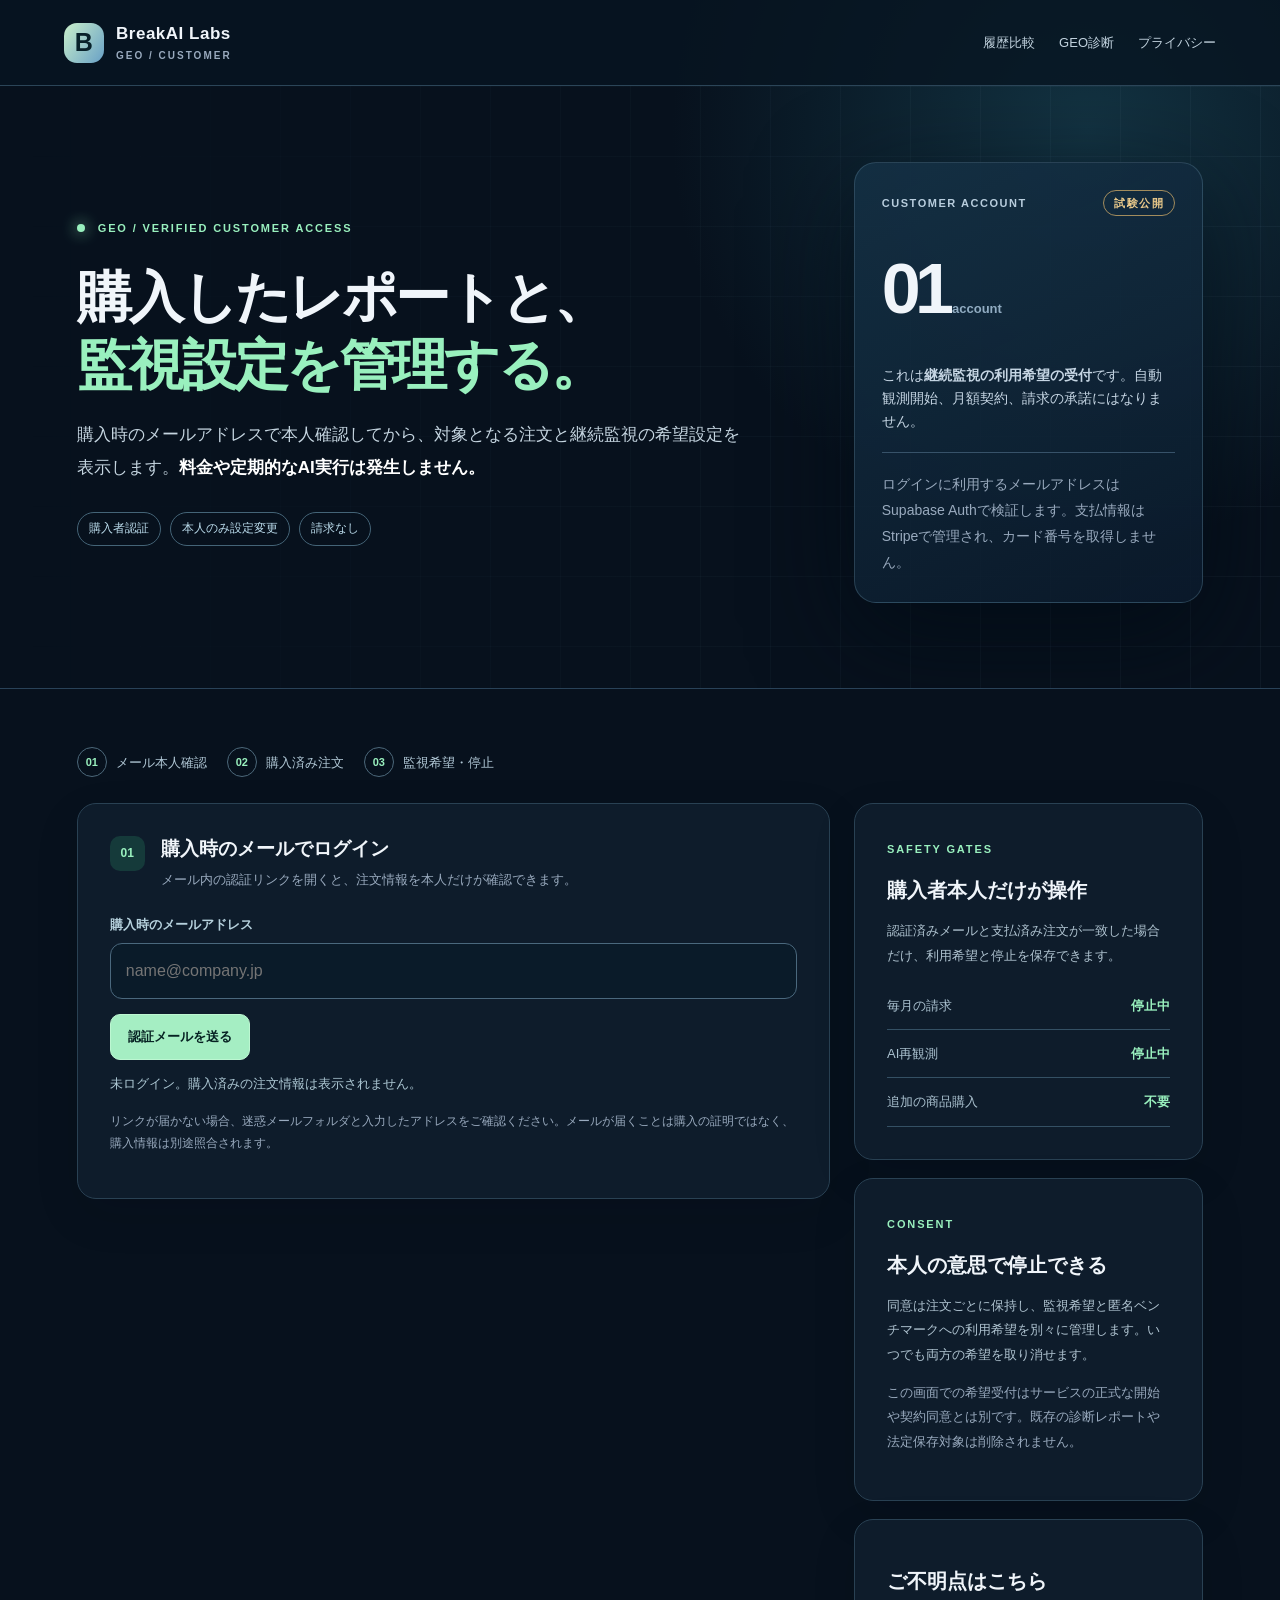
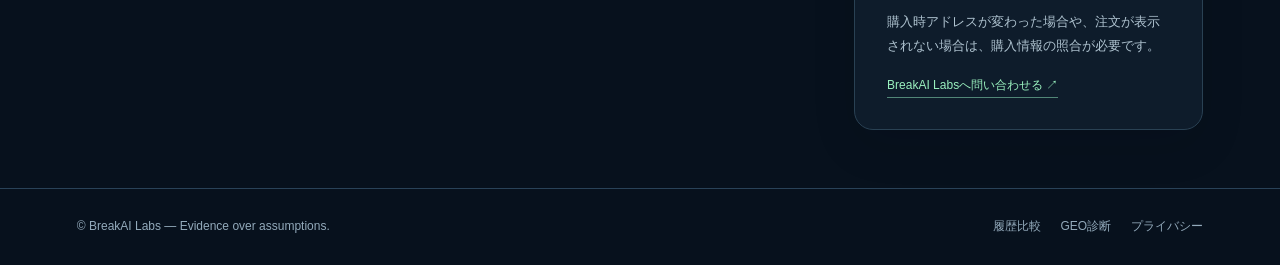
<file: geo-monitor-account.html>
<!doctype html>
<html lang="ja"><head>
<meta charset="utf-8"><meta name="viewport" content="width=device-width,initial-scale=1">
<meta name="robots" content="noindex,nofollow">
<meta name="description" content="GEO購入者向けの認証済み注文履歴と継続監視の利用希望設定。定期課金や自動観測は未開始。">
<meta http-equiv="Content-Security-Policy" content="default-src 'none'; script-src 'self'; style-src 'self'; img-src 'self'; connect-src https://yqzxoiogkylgbmaftesv.supabase.co; form-action 'none'; base-uri 'none'; object-src 'none'; frame-ancestors 'none'">
<title>GEO購入者向け管理（準備版）｜BreakAI Labs</title>
<link rel="stylesheet" href="geo-monitor.css">
<link rel="stylesheet" href="geo-monitor-account.css">
<link rel="icon" type="image/png" sizes="32x32" href="favicon-32x32.png">
<script src="geo-monitor-account.js" defer></script>
</head><body>
<a class="skip" href="#main">内容へ移動</a>
<header class="topbar">
<a class="brand" href="ai-search.html"><span class="mark">B</span><span>BreakAI Labs<small>GEO / CUSTOMER</small></span></a>
<nav aria-label="ナビ"><a href="geo-monitor.html">履歴比較</a><a href="ai-search.html">GEO診断</a><a href="privacy.html?from=geo">プライバシー</a></nav>
</header>
<main id="main">
<section class="hero">
 <div class="hero-main">
  <div class="eyebrow"><span class="dot"></span> GEO / VERIFIED CUSTOMER ACCESS</div>
  <h1>購入したレポートと、<br><em>監視設定を管理する。</em></h1>
  <p class="intro">購入時のメールアドレスで本人確認してから、対象となる注文と継続監視の希望設定を表示します。<strong>料金や定期的なAI実行は発生しません。</strong></p>
  <div class="pills"><span>購入者認証</span><span>本人のみ設定変更</span><span>請求なし</span></div>
 </div>
 <aside class="hero-panel"><div class="panel-top"><span>CUSTOMER ACCOUNT</span><span class="pill-hold">試験公開</span></div><div class="big">01<span> account</span></div><p>これは<strong>継続監視の利用希望の受付</strong>です。自動観測開始、月額契約、請求の承諾にはなりません。</p><div class="divider"></div><p class="small">ログインに利用するメールアドレスはSupabase Authで検証します。支払情報はStripeで管理され、カード番号を取得しません。</p></aside>
</section>
<section class="shell">
<div class="steps"><span><b>01</b> メール本人確認</span><span><b>02</b> 購入済み注文</span><span><b>03</b> 監視希望・停止</span></div>
<div class="workspace">
<section class="pane" aria-labelledby="login-heading">
 <div class="pane-head"><span class="num">01</span><div><h2 id="login-heading">購入時のメールでログイン</h2><p>メール内の認証リンクを開くと、注文情報を本人だけが確認できます。</p></div></div>
 <label for="customer-email">購入時のメールアドレス</label>
 <input id="customer-email" type="email" inputmode="email" autocomplete="email" placeholder="name@company.jp" maxlength="254">
 <div class="actions account-actions"><button id="send-login" class="primary" type="button">認証メールを送る</button><button id="logout" class="secondary" type="button" hidden>ログアウト</button></div>
 <p id="login-status" role="status" aria-live="polite" class="status">未ログイン。購入済みの注文情報は表示されません。</p>
 <p class="small">リンクが届かない場合、迷惑メールフォルダと入力したアドレスをご確認ください。メールが届くことは購入の証明ではなく、購入情報は別途照合されます。</p>
</section>
<section id="orders-panel" class="pane" hidden aria-labelledby="orders-heading">
 <div class="pane-head"><span class="num">02</span><div><h2 id="orders-heading">購入したGEO診断</h2><p>本人確認済みのメールに紐づく支払済み注文だけを表示します。</p></div></div>
 <p id="orders-status" role="status" aria-live="polite"></p>
 <div id="order-list"></div>
</section>
</div>
<aside class="side">
<section class="side-card"><span class="aside-kicker">SAFETY GATES</span><h3>購入者本人だけが操作</h3><p>認証済みメールと支払済み注文が一致した場合だけ、利用希望と停止を保存できます。</p><div class="rule"><span>毎月の請求</span><b>停止中</b></div><div class="rule"><span>AI再観測</span><b>停止中</b></div><div class="rule"><span>追加の商品購入</span><b>不要</b></div></section>
<section class="side-card"><span class="aside-kicker">CONSENT</span><h3>本人の意思で停止できる</h3><p>同意は注文ごとに保持し、監視希望と匿名ベンチマークへの利用希望を別々に管理します。いつでも両方の希望を取り消せます。</p><p class="small">この画面での希望受付はサービスの正式な開始や契約同意とは別です。既存の診断レポートや法定保存対象は削除されません。</p></section>
<section class="side-card help"><h3>ご不明点はこちら</h3><p>購入時アドレスが変わった場合や、注文が表示されない場合は、購入情報の照合が必要です。</p><a href="https://breakai-labs.co.jp/contact">BreakAI Labsへ問い合わせる ↗</a></section>
</aside>
</section>
</main>
<footer><span>© BreakAI Labs — Evidence over assumptions.</span><div><a href="geo-monitor.html">履歴比較</a><a href="ai-search.html">GEO診断</a><a href="privacy.html?from=geo">プライバシー</a></div></footer>
</body></html>
</file>
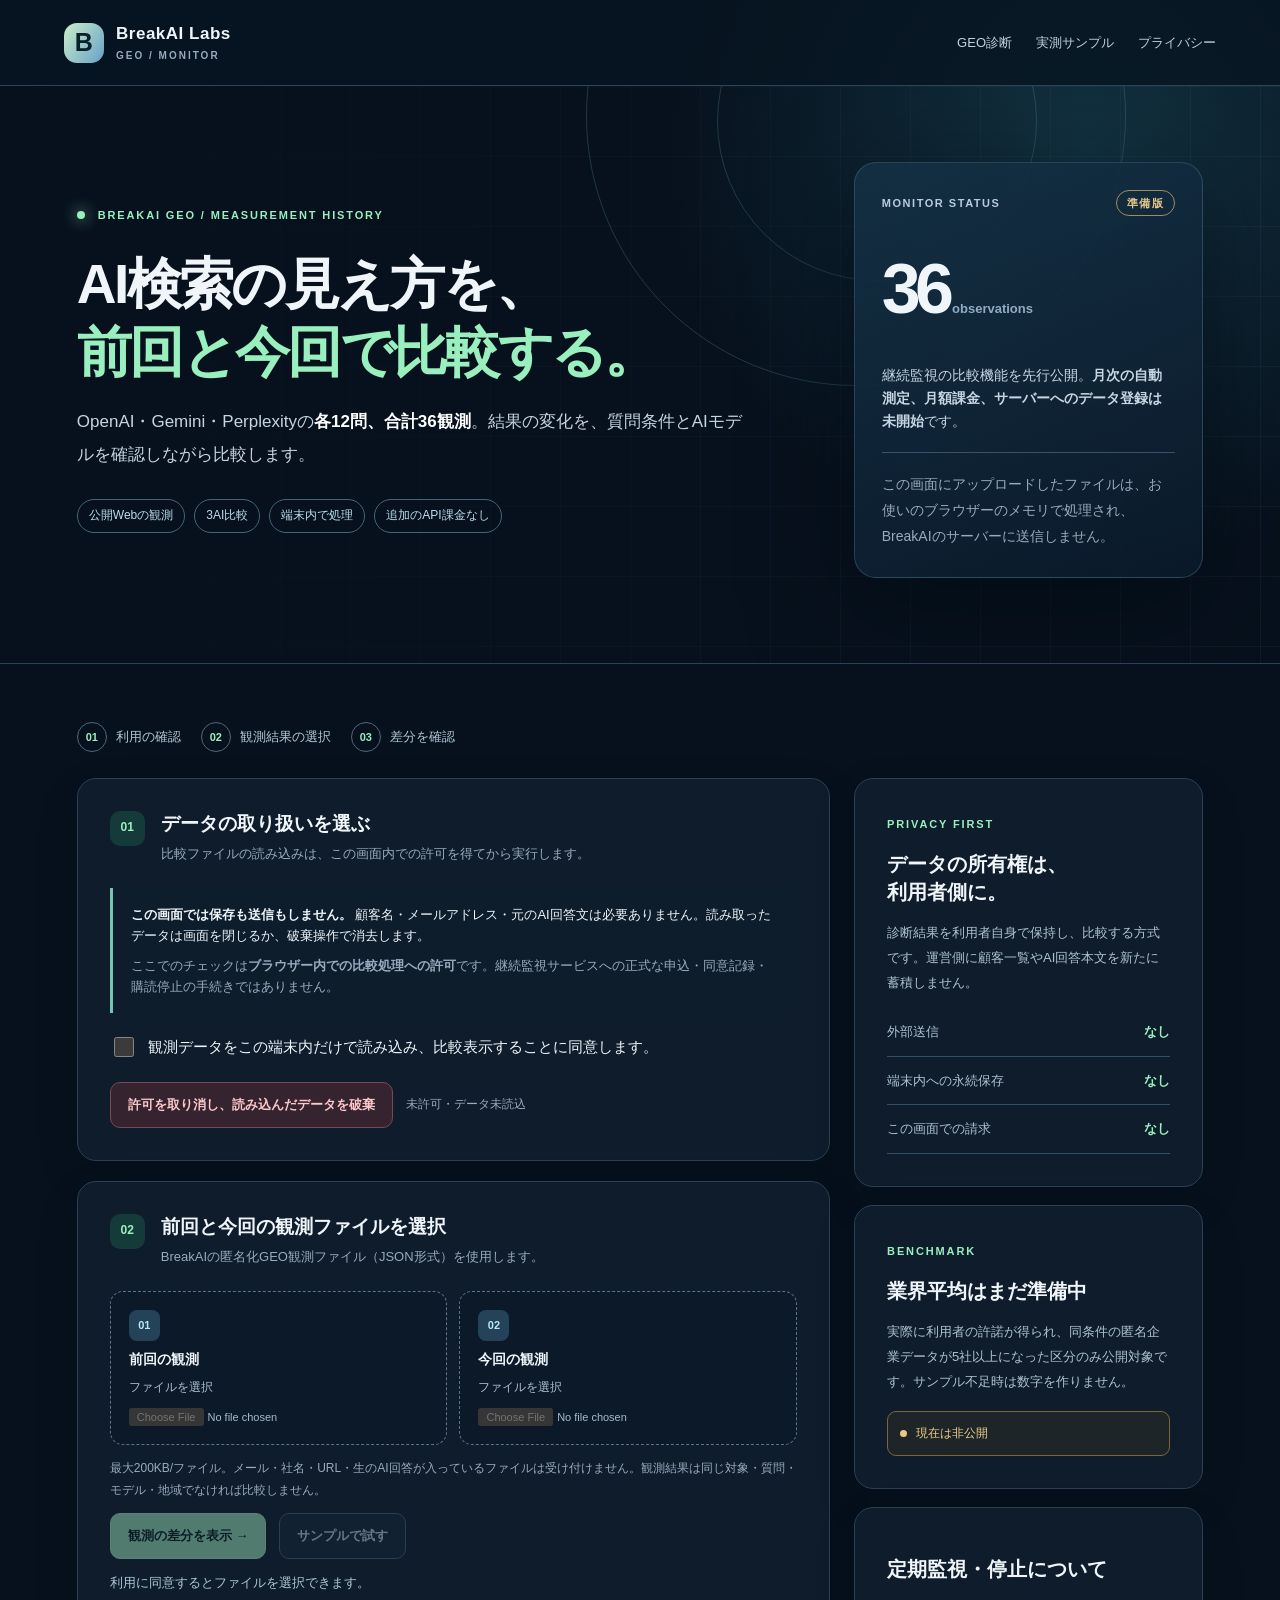
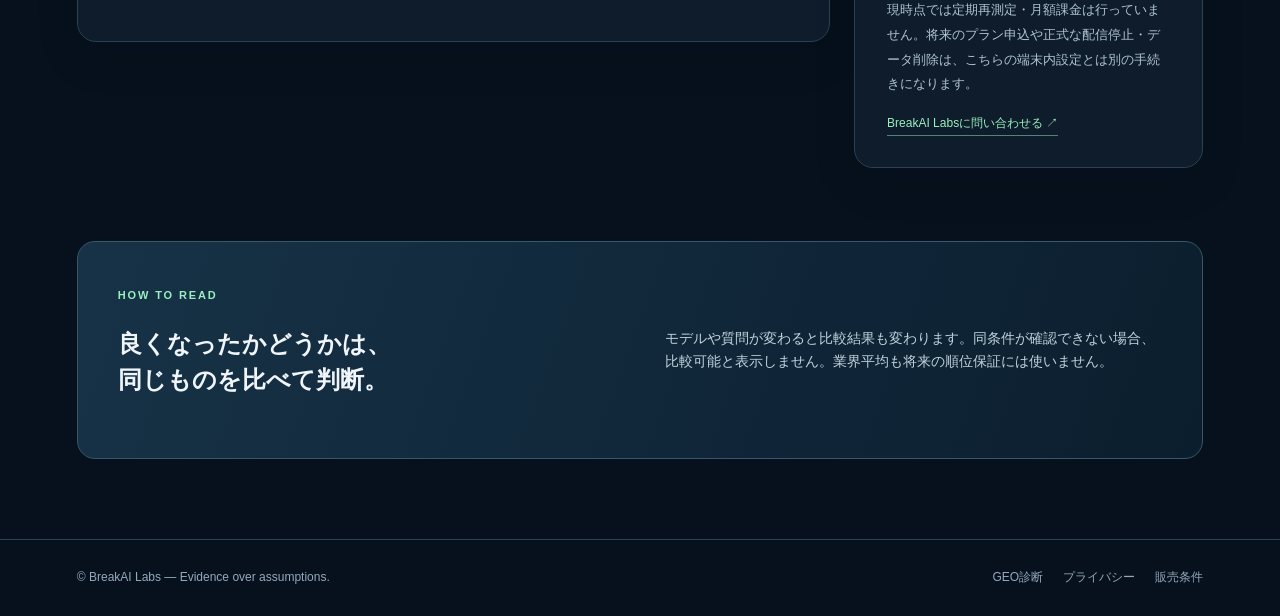
<file: geo-monitor.html>
<!doctype html>
<html lang="ja">
<head>
<meta charset="utf-8">
<meta name="viewport" content="width=device-width,initial-scale=1">
<meta name="description" content="GEOの3AI観測をブラウザー内だけで前回・今回比較。データをサーバーに送らない監視準備版。">
<meta name="robots" content="noindex,nofollow">
<meta http-equiv="Content-Security-Policy" content="default-src 'none'; script-src 'self'; style-src 'self'; img-src 'self'; connect-src 'none'; form-action 'none'; base-uri 'none'; object-src 'none'; frame-ancestors 'none'">
<title>GEO 継続監視｜ローカル比較・データ管理｜BreakAI Labs</title>
<link rel="stylesheet" href="geo-monitor.css">
<link rel="icon" type="image/png" sizes="32x32" href="favicon-32x32.png">
<script src="geo-monitor.js" defer></script>
</head>
<body>
<a class="skip" href="#main">内容へ移動</a>
<header class="topbar">
  <a class="brand" href="ai-search.html" aria-label="BreakAI Labs GEOへ戻る"><span class="mark">B</span><span>BreakAI Labs<small>GEO / MONITOR</small></span></a>
  <nav aria-label="メインナビ"><a href="ai-search.html">GEO診断</a><a href="geo-evidence-sample.html">実測サンプル</a><a href="privacy.html?from=geo">プライバシー</a></nav>
</header>
<main id="main">
  <section class="hero">
    <div class="orbit orbit-a"></div><div class="orbit orbit-b"></div>
    <div class="hero-main">
      <div class="eyebrow"><span class="dot"></span> BREAKAI GEO / MEASUREMENT HISTORY</div>
      <h1>AI検索の見え方を、<br><em>前回と今回で比較する。</em></h1>
      <p class="intro">OpenAI・Gemini・Perplexityの<strong>各12問、合計36観測</strong>。結果の変化を、質問条件とAIモデルを確認しながら比較します。</p>
      <div class="pills"><span>公開Webの観測</span><span>3AI比較</span><span>端末内で処理</span><span>追加のAPI課金なし</span></div>
    </div>
    <aside class="hero-panel" aria-label="この機能の状態">
      <div class="panel-top"><span>MONITOR STATUS</span><span class="pill-hold">準備版</span></div>
      <div class="big">36<span> observations</span></div>
      <p>継続監視の比較機能を先行公開。<strong>月次の自動測定、月額課金、サーバーへのデータ登録は未開始</strong>です。</p>
      <div class="divider"></div>
      <p class="small">この画面にアップロードしたファイルは、お使いのブラウザーのメモリで処理され、BreakAIのサーバーに送信しません。</p>
    </aside>
  </section>
  <section class="shell" aria-label="監視機能">
    <div class="steps"><span><b>01</b> 利用の確認</span><span><b>02</b> 観測結果の選択</span><span><b>03</b> 差分を確認</span></div>
    <div class="workspace">
      <section class="pane" aria-labelledby="consent-heading">
        <div class="pane-head"><span class="num">01</span><div><h2 id="consent-heading">データの取り扱いを選ぶ</h2><p>比較ファイルの読み込みは、この画面内での許可を得てから実行します。</p></div></div>
        <div class="privacy-info">
          <p><b>この画面では保存も送信もしません。</b> 顧客名・メールアドレス・元のAI回答文は必要ありません。読み取ったデータは画面を閉じるか、破棄操作で消去します。</p>
          <p class="muted">ここでのチェックは<strong>ブラウザー内での比較処理への許可</strong>です。継続監視サービスへの正式な申込・同意記録・購読停止の手続きではありません。</p>
        </div>
        <label class="check-row" for="local-consent"><input type="checkbox" id="local-consent"><span>観測データをこの端末内だけで読み込み、比較表示することに同意します。</span></label>
        <div class="actions">
          <button type="button" class="secondary danger" id="clear-data">許可を取り消し、読み込んだデータを破棄</button>
          <span class="hint" id="consent-status" role="status" aria-live="polite">未許可・データ未読込</span>
        </div>
      </section>
      <section class="pane" aria-labelledby="upload-heading">
        <div class="pane-head"><span class="num">02</span><div><h2 id="upload-heading">前回と今回の観測ファイルを選択</h2><p>BreakAIの匿名化GEO観測ファイル（JSON形式）を使用します。</p></div></div>
        <div class="upload-grid">
          <label class="upload" for="previous-file"><span class="file-icon" aria-hidden="true">01</span><b>前回の観測</b><span id="previous-label">ファイルを選択</span><input id="previous-file" type="file" accept=".json,application/json" disabled></label>
          <label class="upload" for="current-file"><span class="file-icon" aria-hidden="true">02</span><b>今回の観測</b><span id="current-label">ファイルを選択</span><input id="current-file" type="file" accept=".json,application/json" disabled></label>
        </div>
        <p class="small">最大200KB/ファイル。メール・社名・URL・生のAI回答が入っているファイルは受け付けません。観測結果は同じ対象・質問・モデル・地域でなければ比較しません。</p>
        <div class="actions"><button type="button" class="primary" id="compare" disabled>観測の差分を表示 <span aria-hidden="true">→</span></button><button type="button" class="secondary" id="demo" disabled>サンプルで試す</button></div>
        <p class="status" id="message" role="status" aria-live="polite">利用に同意するとファイルを選択できます。</p>
      </section>
      <section class="pane" id="results" aria-labelledby="results-heading" hidden>
        <div class="pane-head"><span class="num">03</span><div><h2 id="results-heading">AIごとの変化</h2><p id="result-dates"></p></div></div>
        <div class="result-state" id="comparison-state"></div>
        <div class="metrics" id="metric-cards"></div>
        <p class="small" id="result-note">取得時点の言及・引用差分であり、検索順位や改善の因果関係を示すものではありません。</p>
        <button type="button" class="secondary" id="download-result">比較結果をテキストで保存</button>
      </section>
    </div>
    <aside class="side">
      <section class="side-card">
        <span class="aside-kicker">PRIVACY FIRST</span>
        <h3>データの所有権は、<br>利用者側に。</h3>
        <p>診断結果を利用者自身で保持し、比較する方式です。運営側に顧客一覧やAI回答本文を新たに蓄積しません。</p>
        <div class="rule"><span>外部送信</span><b>なし</b></div>
        <div class="rule"><span>端末内への永続保存</span><b>なし</b></div>
        <div class="rule"><span>この画面での請求</span><b>なし</b></div>
      </section>
      <section class="side-card">
        <span class="aside-kicker">BENCHMARK</span>
        <h3>業界平均はまだ準備中</h3>
        <p>実際に利用者の許諾が得られ、同条件の匿名企業データが5社以上になった区分のみ公開対象です。サンプル不足時は数字を作りません。</p>
        <div class="waiting"><span></span> 現在は非公開</div>
      </section>
      <section class="side-card help">
        <h3>定期監視・停止について</h3>
        <p>現時点では定期再測定・月額課金は行っていません。将来のプラン申込や正式な配信停止・データ削除は、こちらの端末内設定とは別の手続きになります。</p>
        <a href="https://breakai-labs.co.jp/contact">BreakAI Labsに問い合わせる <span aria-hidden="true">↗</span></a>
      </section>
    </aside>
  </section>
  <section class="explain">
    <div><span class="aside-kicker">HOW TO READ</span><h2>良くなったかどうかは、<br>同じものを比べて判断。</h2></div>
    <p>モデルや質問が変わると比較結果も変わります。同条件が確認できない場合、比較可能と表示しません。業界平均も将来の順位保証には使いません。</p>
  </section>
</main>
<footer><span>© BreakAI Labs — Evidence over assumptions.</span><div><a href="ai-search.html">GEO診断</a><a href="privacy.html?from=geo">プライバシー</a><a href="legal.html?from=geo">販売条件</a></div></footer>
</body>
</html>
</file>
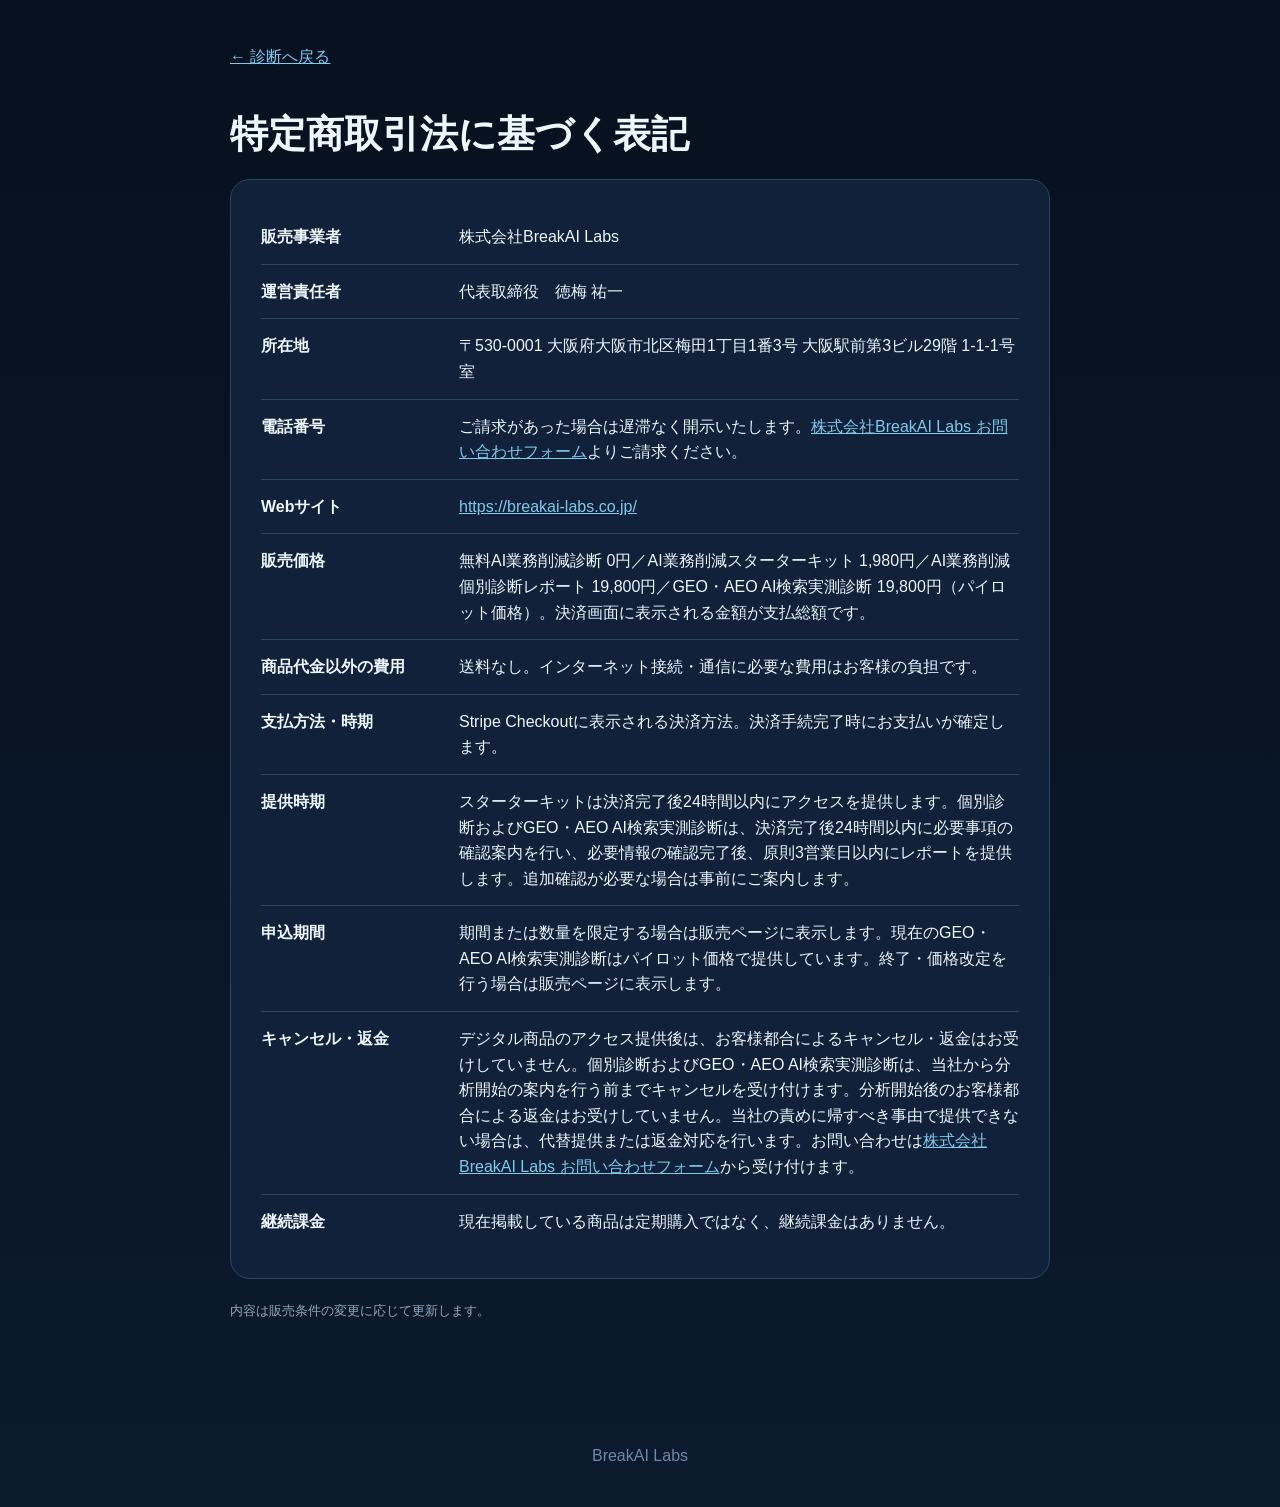
<file: legal.html>
<!doctype html>
<html lang="ja"><head><meta charset="utf-8"><meta name="viewport" content="width=device-width,initial-scale=1">
<title>特定商取引法に基づく表記 | BreakAI Labs</title><link rel="stylesheet" href="styles.css"><link rel="icon" type="image/png" sizes="32x32" href="favicon-32x32.png?v=20260916-gold-b">
</head><body>
<main class="wrap legalPage"><a id="backToDiagnosis" class="textBtn back" href="./">← 診断へ戻る</a>
<h1 class="legalTitle">特定商取引法に基づく表記</h1>
<div class="panel legalTable">
<p><b>販売事業者</b><span>株式会社BreakAI Labs</span></p>
<p><b>運営責任者</b><span>代表取締役　徳梅 祐一</span></p>
<p><b>所在地</b><span>〒530-0001 大阪府大阪市北区梅田1丁目1番3号 大阪駅前第3ビル29階 1-1-1号室</span></p>
<p><b>電話番号</b><span>ご請求があった場合は遅滞なく開示いたします。<a href="https://breakai-labs.co.jp/contact">株式会社BreakAI Labs お問い合わせフォーム</a>よりご請求ください。</span></p>
<p><b>Webサイト</b><span><a href="https://breakai-labs.co.jp/">https://breakai-labs.co.jp/</a></span></p>
<p><b>販売価格</b><span>無料AI業務削減診断 0円／AI業務削減スターターキット 1,980円／AI業務削減 個別診断レポート 19,800円／GEO・AEO AI検索実測診断 19,800円（パイロット価格）。決済画面に表示される金額が支払総額です。</span></p>
<p><b>商品代金以外の費用</b><span>送料なし。インターネット接続・通信に必要な費用はお客様の負担です。</span></p>
<p><b>支払方法・時期</b><span>Stripe Checkoutに表示される決済方法。決済手続完了時にお支払いが確定します。</span></p>
<p><b>提供時期</b><span>スターターキットは決済完了後24時間以内にアクセスを提供します。個別診断およびGEO・AEO AI検索実測診断は、決済完了後24時間以内に必要事項の確認案内を行い、必要情報の確認完了後、原則3営業日以内にレポートを提供します。追加確認が必要な場合は事前にご案内します。</span></p>
<p><b>申込期間</b><span>期間または数量を限定する場合は販売ページに表示します。現在のGEO・AEO AI検索実測診断はパイロット価格で提供しています。終了・価格改定を行う場合は販売ページに表示します。</span></p>
<p><b>キャンセル・返金</b><span>デジタル商品のアクセス提供後は、お客様都合によるキャンセル・返金はお受けしていません。個別診断およびGEO・AEO AI検索実測診断は、当社から分析開始の案内を行う前までキャンセルを受け付けます。分析開始後のお客様都合による返金はお受けしていません。当社の責めに帰すべき事由で提供できない場合は、代替提供または返金対応を行います。お問い合わせは<a href="https://breakai-labs.co.jp/contact">株式会社BreakAI Labs お問い合わせフォーム</a>から受け付けます。</span></p>
<p><b>継続課金</b><span>現在掲載している商品は定期購入ではなく、継続課金はありません。</span></p>
</div>
<p class="note">内容は販売条件の変更に応じて更新します。</p>
</main><footer><div class="wrap">BreakAI Labs</div></footer><script>try{if(new URLSearchParams(location.search).get('from')==='geo'){const a=document.getElementById('backToDiagnosis');if(a){a.href='ai-search.html';a.textContent='← AI検索診断へ戻る';}}}catch(_){}</script></body></html>
</file>
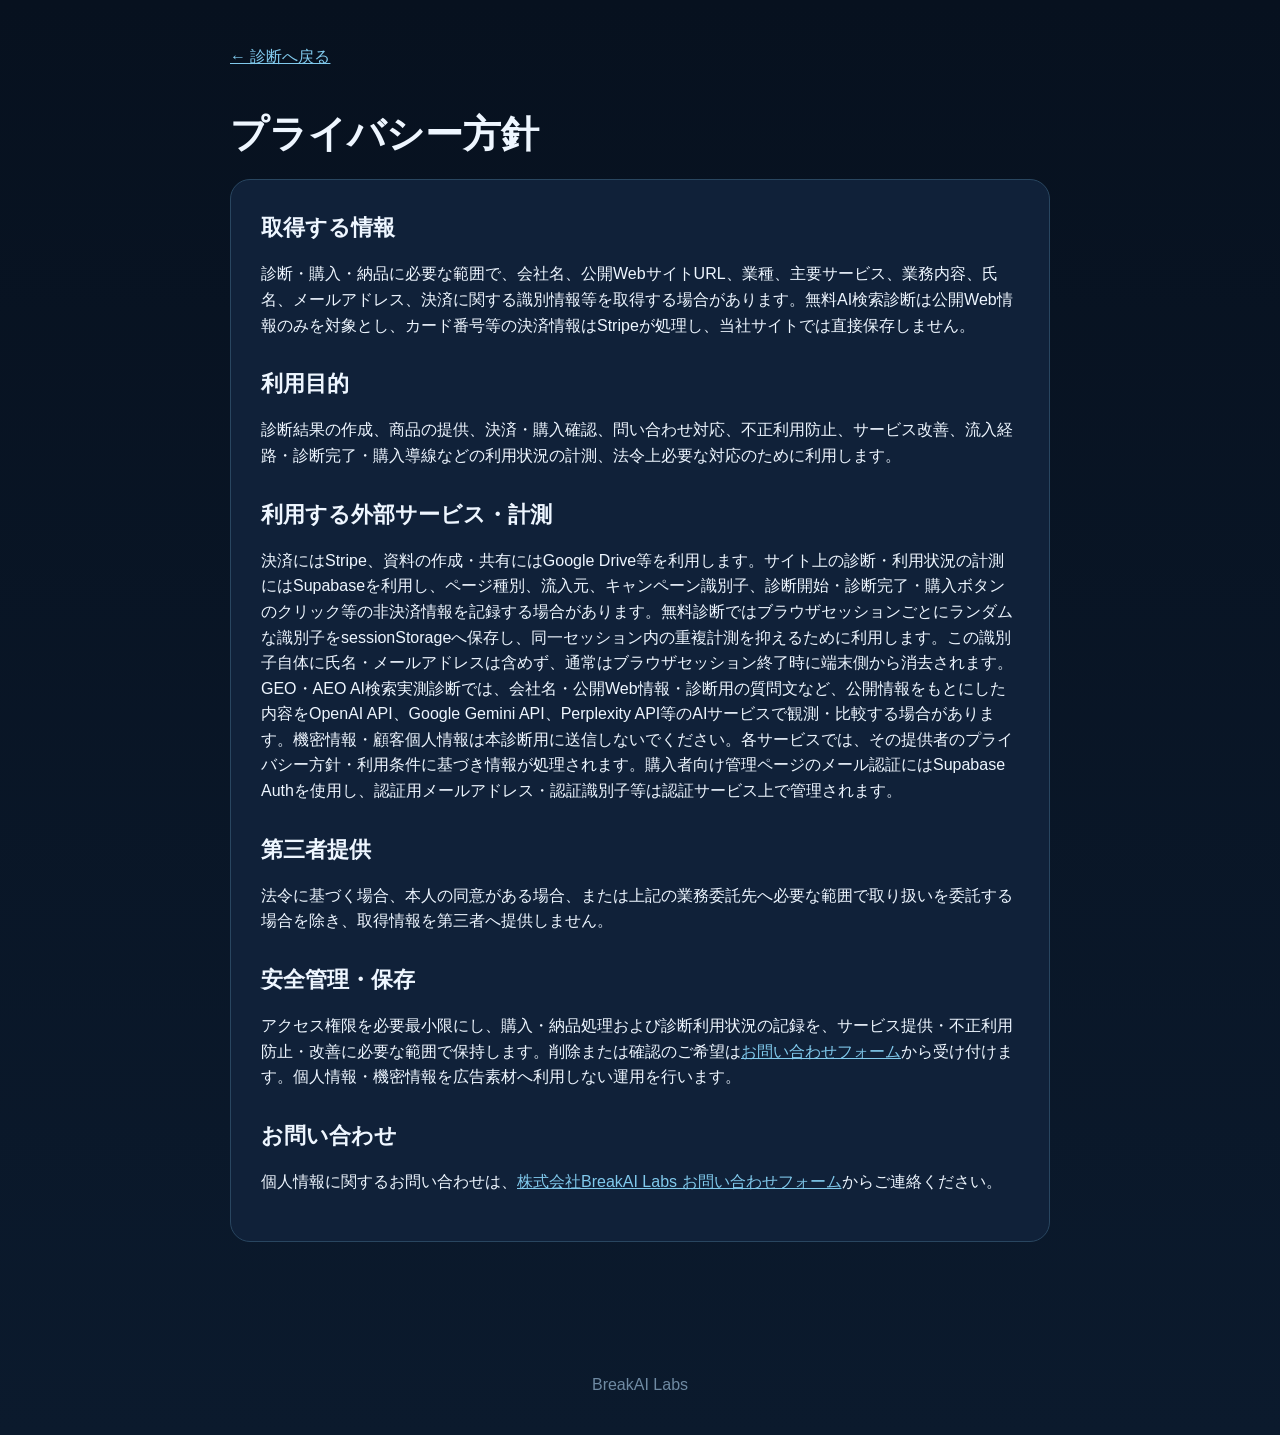
<file: privacy.html>
<!doctype html>
<html lang="ja"><head><meta charset="utf-8"><meta name="viewport" content="width=device-width,initial-scale=1">
<title>プライバシー方針 | BreakAI Labs</title><link rel="stylesheet" href="styles.css"><link rel="icon" type="image/png" sizes="32x32" href="favicon-32x32.png?v=20260916-gold-b">
</head><body>
<main class="wrap legalPage"><a id="backToDiagnosis" class="textBtn back" href="./">← 診断へ戻る</a>
<h1 class="legalTitle">プライバシー方針</h1>
<div class="panel legalCopy">
<h2>取得する情報</h2><p>診断・購入・納品に必要な範囲で、会社名、公開WebサイトURL、業種、主要サービス、業務内容、氏名、メールアドレス、決済に関する識別情報等を取得する場合があります。無料AI検索診断は公開Web情報のみを対象とし、カード番号等の決済情報はStripeが処理し、当社サイトでは直接保存しません。</p>
<h2>利用目的</h2><p>診断結果の作成、商品の提供、決済・購入確認、問い合わせ対応、不正利用防止、サービス改善、流入経路・診断完了・購入導線などの利用状況の計測、法令上必要な対応のために利用します。</p>
<h2>利用する外部サービス・計測</h2><p>決済にはStripe、資料の作成・共有にはGoogle Drive等を利用します。サイト上の診断・利用状況の計測にはSupabaseを利用し、ページ種別、流入元、キャンペーン識別子、診断開始・診断完了・購入ボタンのクリック等の非決済情報を記録する場合があります。無料診断ではブラウザセッションごとにランダムな識別子をsessionStorageへ保存し、同一セッション内の重複計測を抑えるために利用します。この識別子自体に氏名・メールアドレスは含めず、通常はブラウザセッション終了時に端末側から消去されます。GEO・AEO AI検索実測診断では、会社名・公開Web情報・診断用の質問文など、公開情報をもとにした内容をOpenAI API、Google Gemini API、Perplexity API等のAIサービスで観測・比較する場合があります。機密情報・顧客個人情報は本診断用に送信しないでください。各サービスでは、その提供者のプライバシー方針・利用条件に基づき情報が処理されます。購入者向け管理ページのメール認証にはSupabase Authを使用し、認証用メールアドレス・認証識別子等は認証サービス上で管理されます。</p>
<h2>第三者提供</h2><p>法令に基づく場合、本人の同意がある場合、または上記の業務委託先へ必要な範囲で取り扱いを委託する場合を除き、取得情報を第三者へ提供しません。</p>
<h2>安全管理・保存</h2><p>アクセス権限を必要最小限にし、購入・納品処理および診断利用状況の記録を、サービス提供・不正利用防止・改善に必要な範囲で保持します。削除または確認のご希望は<a href="https://breakai-labs.co.jp/contact">お問い合わせフォーム</a>から受け付けます。個人情報・機密情報を広告素材へ利用しない運用を行います。</p>
<h2>お問い合わせ</h2><p>個人情報に関するお問い合わせは、<a href="https://breakai-labs.co.jp/contact">株式会社BreakAI Labs お問い合わせフォーム</a>からご連絡ください。</p>
</div>
</main><footer><div class="wrap">BreakAI Labs</div></footer><script>try{if(new URLSearchParams(location.search).get('from')==='geo'){const a=document.getElementById('backToDiagnosis');if(a){a.href='ai-search.html';a.textContent='← AI検索診断へ戻る';}}}catch(_){}</script></body></html>
</file>
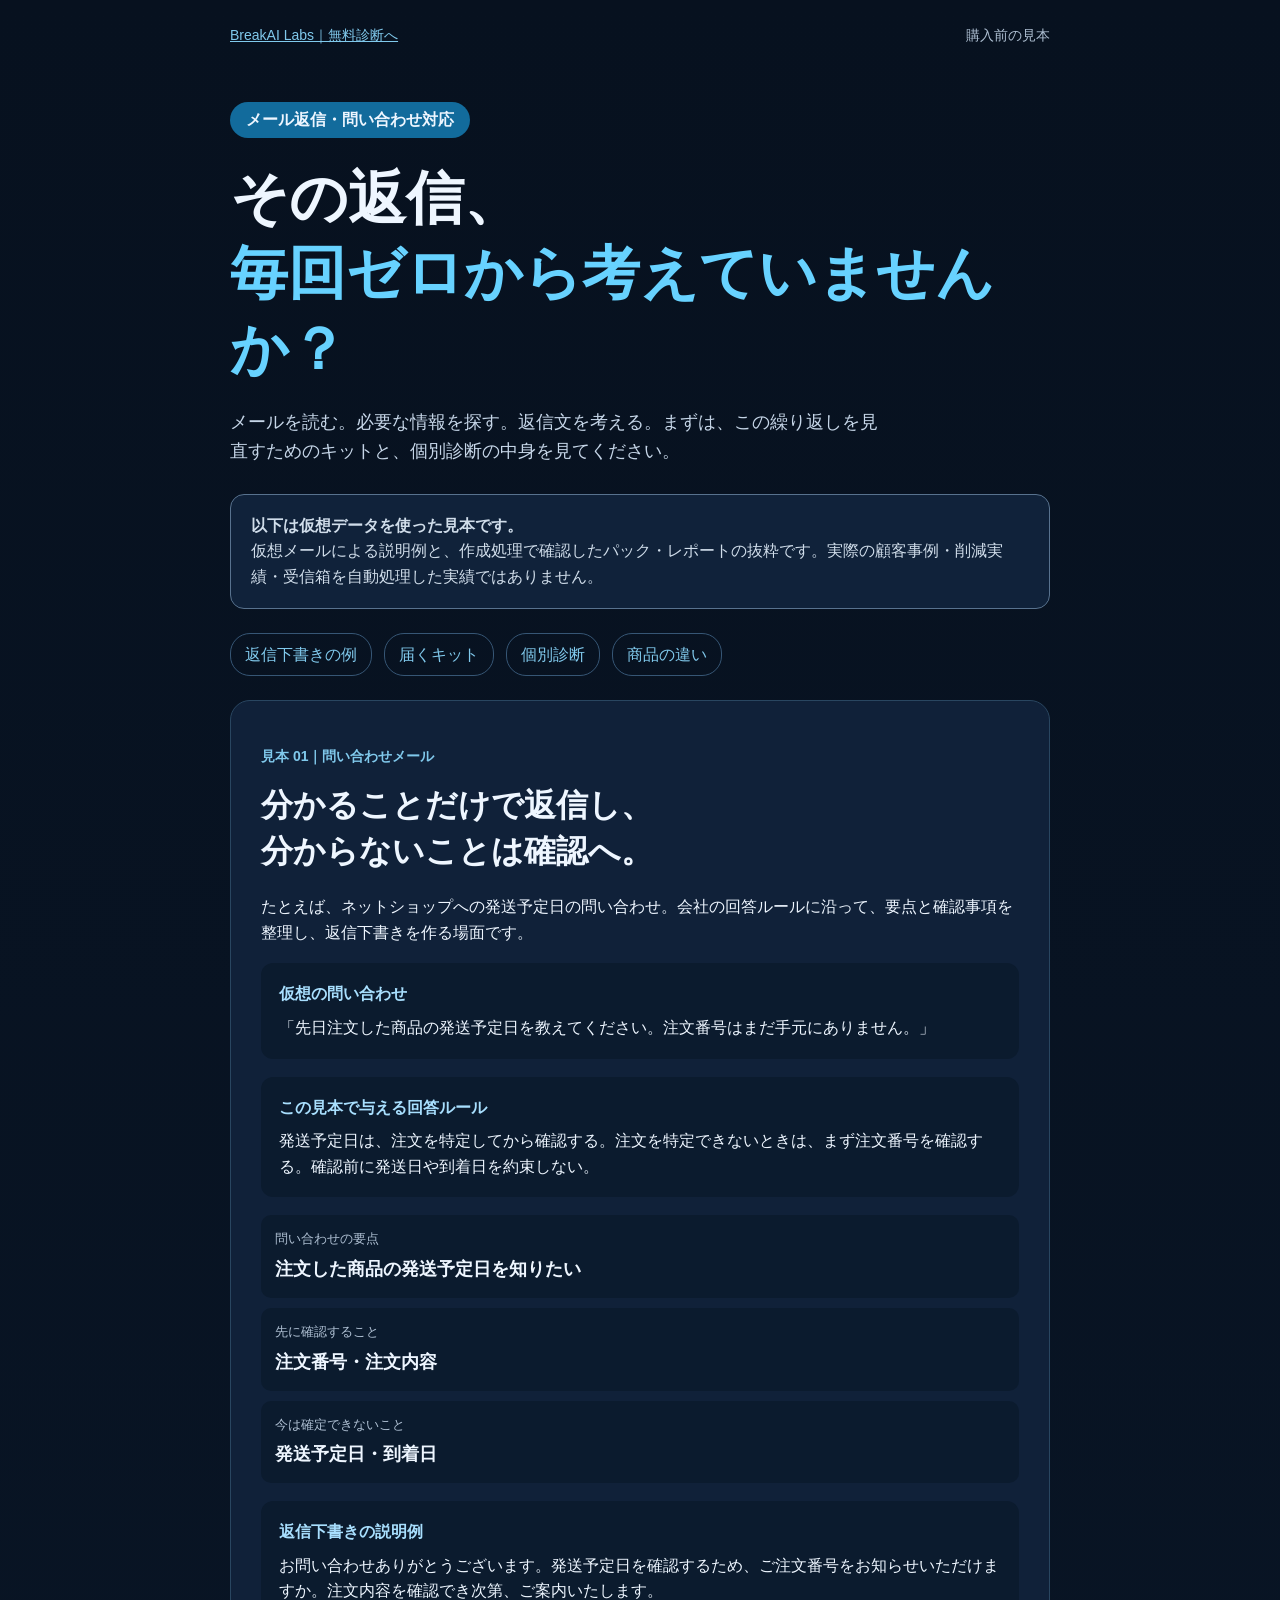
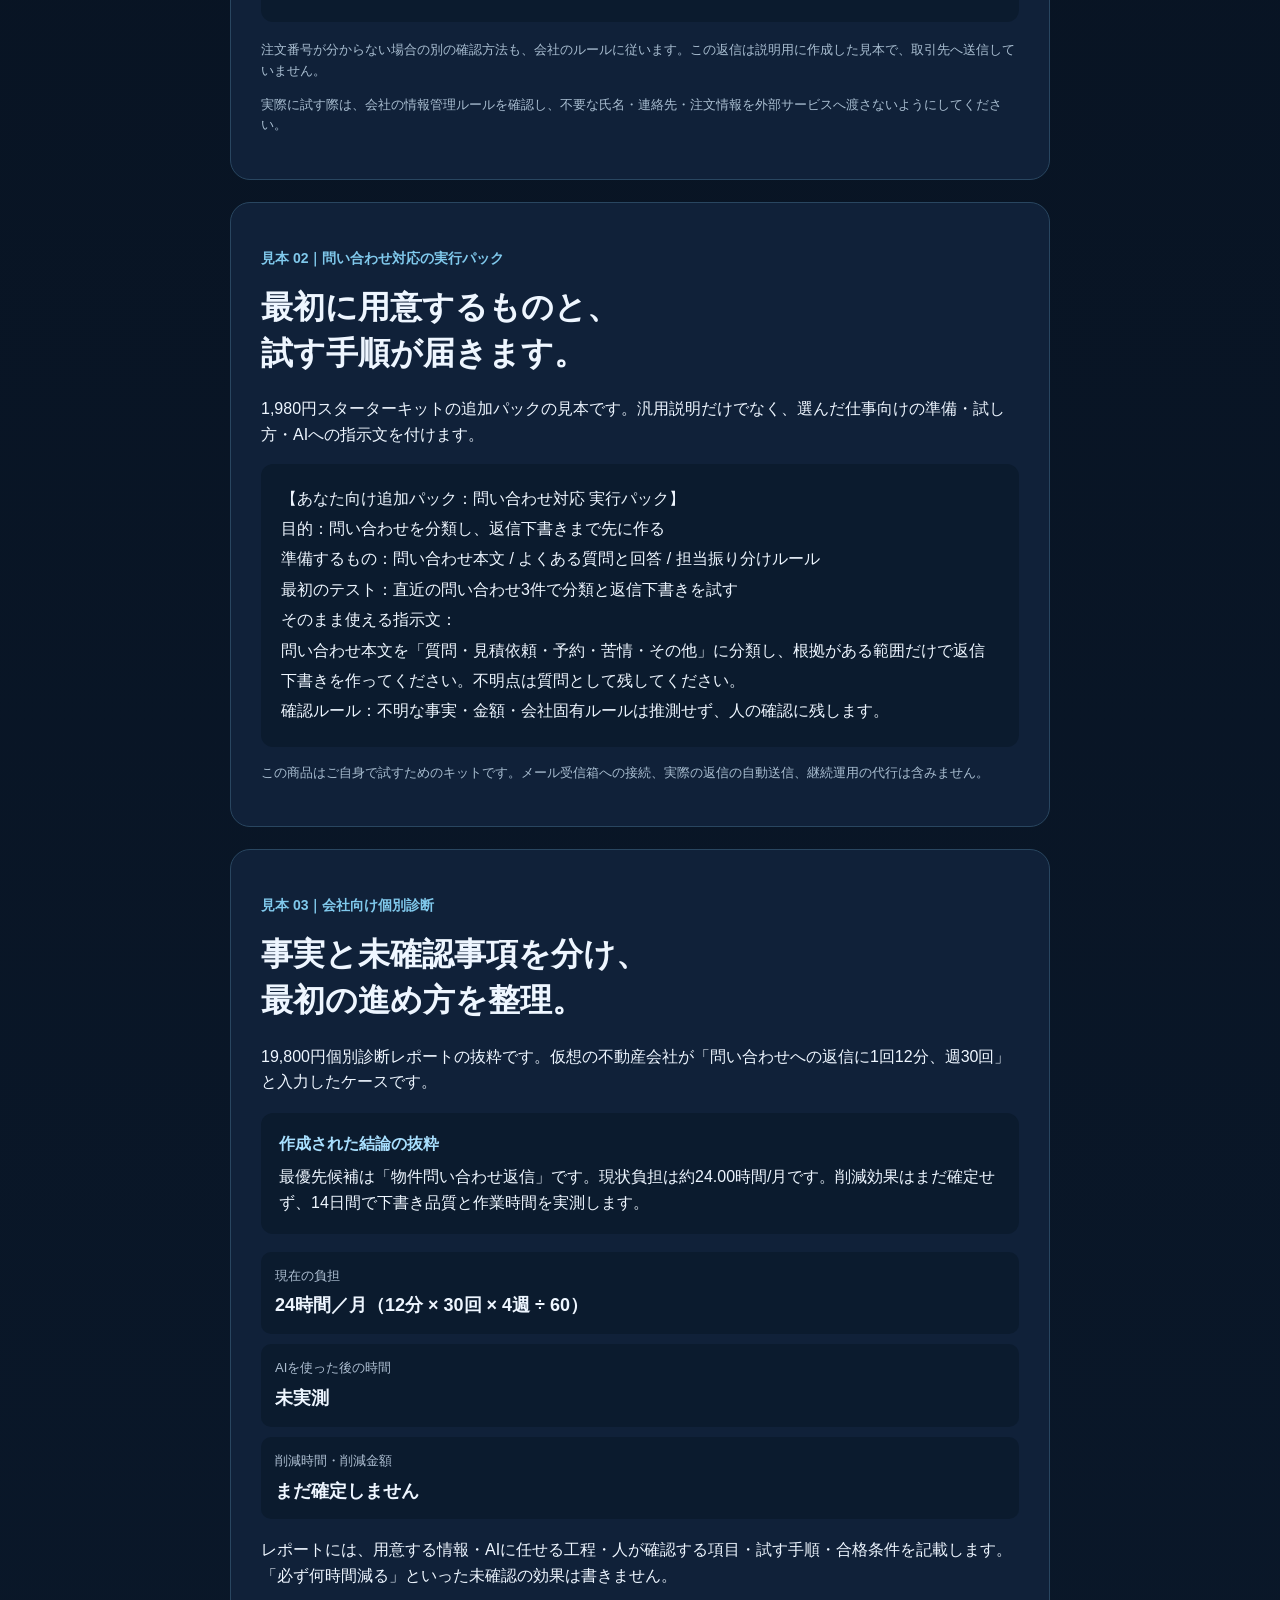
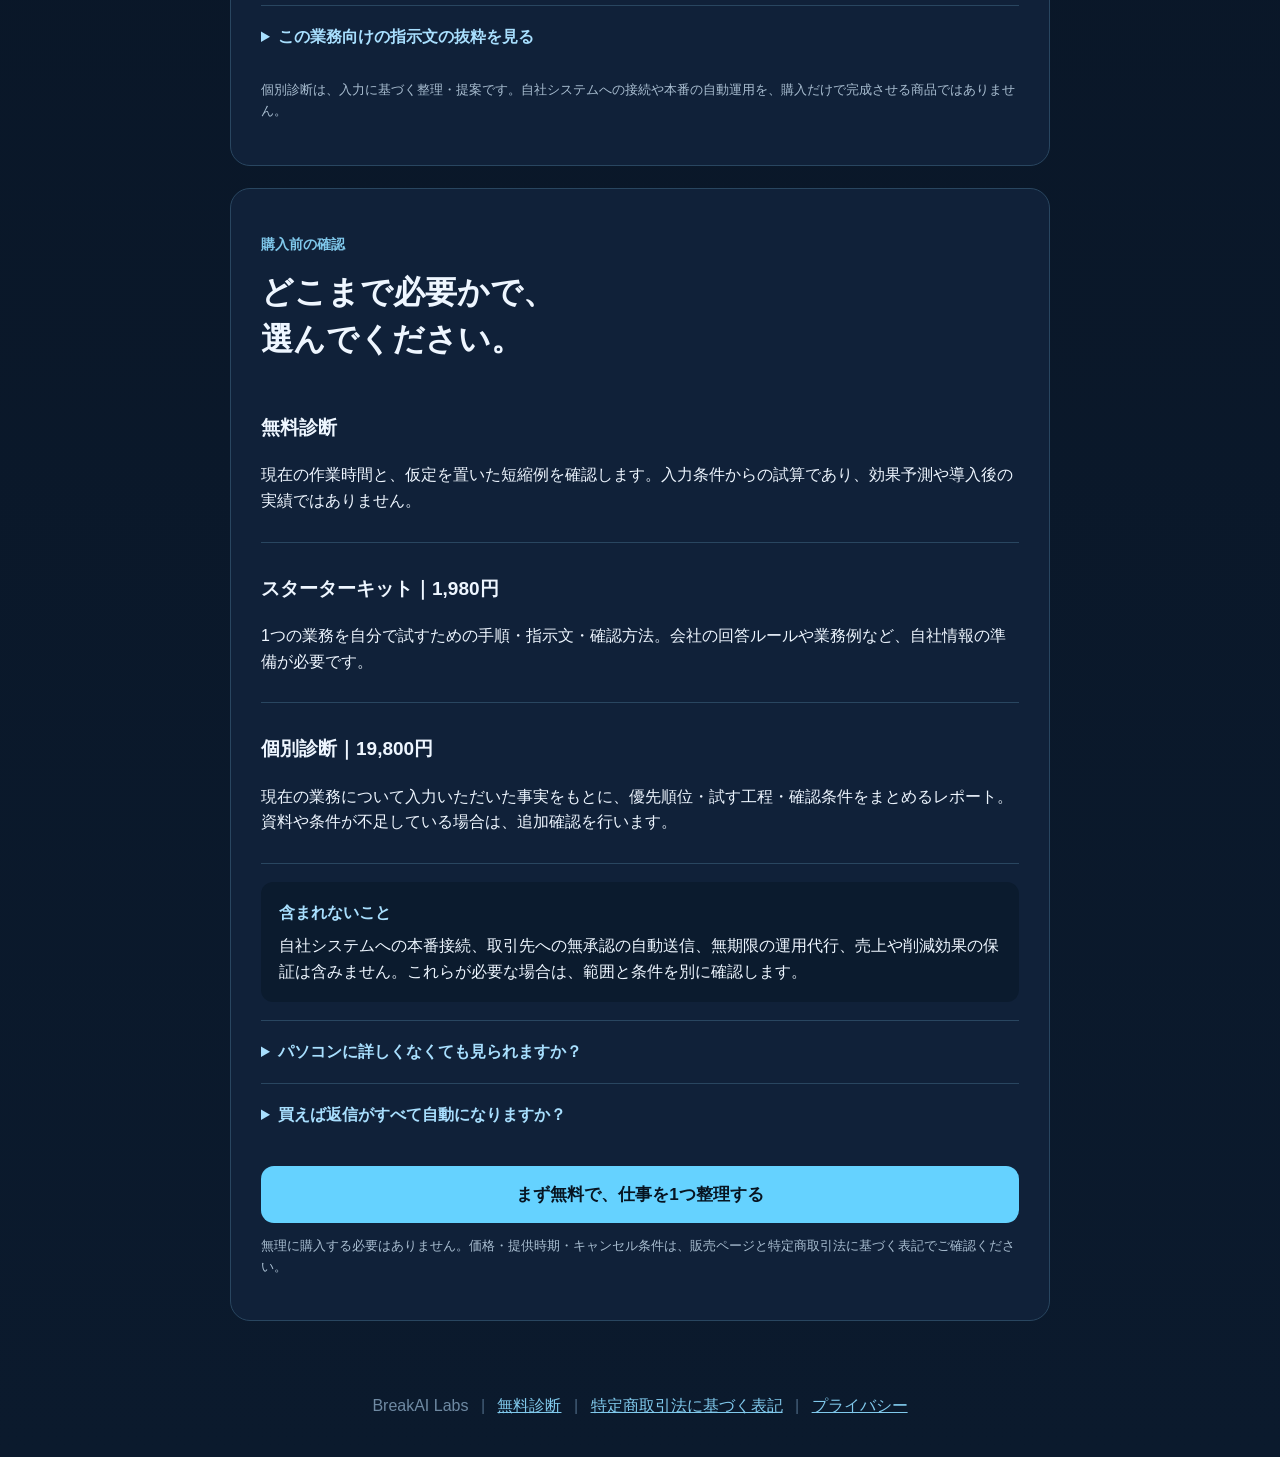
<file: samples.html>
<!doctype html>
<html lang="ja"><head><meta charset="utf-8"><meta name="viewport" content="width=device-width,initial-scale=1">
<title>メール返信を、毎回ゼロから考えない | 納品内容の見本 | BreakAI Labs</title>
<meta name="description" content="問い合わせメールの整理・返信下書きの試し方と、実行パック・個別診断レポートの見本。購入前に中身と対象範囲を確認できます。">
<link rel="stylesheet" href="styles.css"><link rel="stylesheet" href="samples.css">
<link rel="icon" type="image/png" sizes="32x32" href="favicon-32x32.png?v=20260916-gold-b">
</head><body><header class="sampleHeader wrap"><a href="./">BreakAI Labs｜無料診断へ</a><span>購入前の見本</span></header>
<main class="wrap samplePage"><p class="eyebrow">メール返信・問い合わせ対応</p>
<h1>その返信、<br><span>毎回ゼロから考えていませんか？</span></h1>
<p class="lead">メールを読む。必要な情報を探す。返信文を考える。まずは、この繰り返しを見直すためのキットと、個別診断の中身を見てください。</p>
<aside class="sampleNotice"><strong>以下は仮想データを使った見本です。</strong><br>仮想メールによる説明例と、作成処理で確認したパック・レポートの抜粋です。実際の顧客事例・削減実績・受信箱を自動処理した実績ではありません。</aside>
<nav class="sampleNav" aria-label="見本の目次"><a href="#email">返信下書きの例</a><a href="#inquiry">届くキット</a><a href="#report">個別診断</a><a href="#scope">商品の違い</a></nav>
<section class="panel" id="email"><span id="quotation" aria-hidden="true"></span><p class="sampleLabel">見本 01｜問い合わせメール</p><h2>分かることだけで返信し、<br>分からないことは確認へ。</h2>
<p>たとえば、ネットショップへの発送予定日の問い合わせ。会社の回答ルールに沿って、要点と確認事項を整理し、返信下書きを作る場面です。</p>
<div class="sampleBox"><h3>仮想の問い合わせ</h3><p>「先日注文した商品の発送予定日を教えてください。注文番号はまだ手元にありません。」</p></div>
<div class="sampleBox"><h3>この見本で与える回答ルール</h3><p>発送予定日は、注文を特定してから確認する。注文を特定できないときは、まず注文番号を確認する。確認前に発送日や到着日を約束しない。</p></div>
<dl class="sampleFacts"><div><dt>問い合わせの要点</dt><dd>注文した商品の発送予定日を知りたい</dd></div><div><dt>先に確認すること</dt><dd>注文番号・注文内容</dd></div><div><dt>今は確定できないこと</dt><dd>発送予定日・到着日</dd></div></dl>
<div class="sampleBox"><h3>返信下書きの説明例</h3><p>お問い合わせありがとうございます。発送予定日を確認するため、ご注文番号をお知らせいただけますか。注文内容を確認でき次第、ご案内いたします。</p></div>
<p class="note">注文番号が分からない場合の別の確認方法も、会社のルールに従います。この返信は説明用に作成した見本で、取引先へ送信していません。</p>
<p class="note">実際に試す際は、会社の情報管理ルールを確認し、不要な氏名・連絡先・注文情報を外部サービスへ渡さないようにしてください。</p></section>
<section class="panel" id="inquiry"><p class="sampleLabel">見本 02｜問い合わせ対応の実行パック</p><h2>最初に用意するものと、<br>試す手順が届きます。</h2>
<p>1,980円スターターキットの追加パックの見本です。汎用説明だけでなく、選んだ仕事向けの準備・試し方・AIへの指示文を付けます。</p>
<pre class="sampleOutput">【あなた向け追加パック：問い合わせ対応 実行パック】
目的：問い合わせを分類し、返信下書きまで先に作る
準備するもの：問い合わせ本文 / よくある質問と回答 / 担当振り分けルール
最初のテスト：直近の問い合わせ3件で分類と返信下書きを試す
そのまま使える指示文：
問い合わせ本文を「質問・見積依頼・予約・苦情・その他」に分類し、根拠がある範囲だけで返信下書きを作ってください。不明点は質問として残してください。
確認ルール：不明な事実・金額・会社固有ルールは推測せず、人の確認に残します。</pre>
<p class="note">この商品はご自身で試すためのキットです。メール受信箱への接続、実際の返信の自動送信、継続運用の代行は含みません。</p></section>
<section class="panel" id="report"><p class="sampleLabel">見本 03｜会社向け個別診断</p><h2>事実と未確認事項を分け、<br>最初の進め方を整理。</h2>
<p>19,800円個別診断レポートの抜粋です。仮想の不動産会社が「問い合わせへの返信に1回12分、週30回」と入力したケースです。</p>
<div class="sampleBox"><h3>作成された結論の抜粋</h3><p>最優先候補は「物件問い合わせ返信」です。現状負担は約24.00時間/月です。削減効果はまだ確定せず、14日間で下書き品質と作業時間を実測します。</p></div>
<dl class="sampleFacts"><div><dt>現在の負担</dt><dd>24時間／月（12分 × 30回 × 4週 ÷ 60）</dd></div><div><dt>AIを使った後の時間</dt><dd>未実測</dd></div><div><dt>削減時間・削減金額</dt><dd>まだ確定しません</dd></div></dl>
<p>レポートには、用意する情報・AIに任せる工程・人が確認する項目・試す手順・合格条件を記載します。「必ず何時間減る」といった未確認の効果は書きません。</p>
<details><summary>この業務向けの指示文の抜粋を見る</summary><p>問い合わせを質問・見積依頼・予約・苦情・その他に分類し、FAQや提供資料に根拠がある範囲だけで返信下書きを作ってください。不明点は質問として残してください。</p></details>
<p class="note">個別診断は、入力に基づく整理・提案です。自社システムへの接続や本番の自動運用を、購入だけで完成させる商品ではありません。</p></section>
<section class="panel" id="scope"><p class="sampleLabel">購入前の確認</p><h2>どこまで必要かで、<br>選んでください。</h2>
<div class="sampleOffer"><h3>無料診断</h3><p>現在の作業時間と、仮定を置いた短縮例を確認します。入力条件からの試算であり、効果予測や導入後の実績ではありません。</p></div>
<div class="sampleOffer"><h3>スターターキット｜1,980円</h3><p>1つの業務を自分で試すための手順・指示文・確認方法。会社の回答ルールや業務例など、自社情報の準備が必要です。</p></div>
<div class="sampleOffer"><h3>個別診断｜19,800円</h3><p>現在の業務について入力いただいた事実をもとに、優先順位・試す工程・確認条件をまとめるレポート。資料や条件が不足している場合は、追加確認を行います。</p></div>
<div class="sampleBox"><h3>含まれないこと</h3><p>自社システムへの本番接続、取引先への無承認の自動送信、無期限の運用代行、売上や削減効果の保証は含みません。これらが必要な場合は、範囲と条件を別に確認します。</p></div>
<details><summary>パソコンに詳しくなくても見られますか？</summary><p>資料や入力先はメールで案内します。画面を開く際に、利用するアカウントの確認やログインが必要になる場合があります。実践キットでAIを利用する際は、利用するサービスの準備と出力の確認が必要です。</p></details>
<details><summary>買えば返信がすべて自動になりますか？</summary><p>いいえ。今回のキット・個別診断と、会社のシステムに接続した自動運用は別です。まず内容を確認し、必要な範囲に合うものを選んでください。</p></details>
<a class="btn full" href="./#diag">まず無料で、仕事を1つ整理する</a><p class="note">無理に購入する必要はありません。価格・提供時期・キャンセル条件は、販売ページと特定商取引法に基づく表記でご確認ください。</p></section>
</main><footer><div class="wrap">BreakAI Labs <span class="footerSep">|</span> <a href="./">無料診断</a> <span class="footerSep">|</span> <a href="legal.html">特定商取引法に基づく表記</a> <span class="footerSep">|</span> <a href="privacy.html">プライバシー</a></div></footer></body></html>
</file>
<file: styles.css>
:root{font-family:-apple-system,BlinkMacSystemFont,"Noto Sans JP",sans-serif;color:#eef6ff;background:#07111f}*{box-sizing:border-box}html{scroll-behavior:smooth}body{margin:0;background:linear-gradient(180deg,#07111f,#0b1a2d);line-height:1.6}.wrap{width:min(820px,92%);margin:auto}.hero{padding:72px 0 56px;background:radial-gradient(circle at 80% 5%,#15547a 0,transparent 38%)}.heroInner{text-align:center}.eyebrow{display:inline-block;margin:0;background:#126b9c;padding:5px 16px;border-radius:99px;font-weight:800}h1{font-size:clamp(38px,7vw,66px);line-height:1.2;margin:22px 0}h1 span{color:#67d2ff}.lead{font-size:19px;color:#c6d6e8;max-width:650px;margin:0 auto 28px}.btn{display:inline-block;background:#65d2ff;color:#071421;text-decoration:none;font-weight:900;padding:15px 26px;border-radius:13px;border:0;cursor:pointer;font-size:17px}.heroBtn{min-width:260px}.full{display:block;width:100%;text-align:center}.how{display:grid;grid-template-columns:repeat(3,1fr);gap:10px;margin:28px 0}.how div{display:flex;align-items:center;gap:11px;background:#10223a;border:1px solid #294563;border-radius:15px;padding:14px 16px}.how b{display:grid;place-items:center;width:34px;height:34px;border-radius:50%;background:#1f86bd}.panel{background:#102139;border:1px solid #294660;border-radius:20px;padding:30px;margin:22px 0}.wizard{min-height:440px}.progress{height:7px;background:#203650;border-radius:9px;overflow:hidden}.progress span{display:block;height:100%;background:#65d2ff;transition:.25s}.stepLabel{font-size:13px;color:#80b7d6;font-weight:800;margin:18px 0 6px}.panel h2{font-size:30px;margin:0 0 6px}.hint{margin-top:0;color:#aebfd2}.choices{display:grid;grid-template-columns:repeat(2,1fr);gap:12px;margin-top:24px}.choice{padding:18px 16px;border-radius:14px;border:1px solid #365675;background:#0a1729;color:#eef6ff;font:inherit;font-weight:800;cursor:pointer;text-align:left;transition:.15s}.choice:hover,.choice.selected{border-color:#65d2ff;background:#123655;transform:translateY(-1px)}.compact{grid-template-columns:repeat(3,1fr);margin-top:10px}.customArea{display:flex;gap:10px;margin-top:16px}.customArea input{flex:1}.small{padding:11px 18px}.hidden{display:none!important}input{font:inherit;padding:14px;border-radius:12px;border:1px solid #365675;background:#091625;color:#fff}.answerBlock h3{margin:24px 0 4px;font-size:18px}.resultBtn{margin-top:26px}.resultBtn:disabled{opacity:.4;cursor:not-allowed}.resultBadge{display:inline-block;background:#146e9e;padding:4px 13px;border-radius:99px;font-weight:800}.bigResult{margin:22px 0;padding:25px;border-radius:18px;background:#eaf7ff;color:#092039}.bigResult span{display:block;color:#4d6780}.bigResult strong{display:block;font-size:44px;line-height:1.2;margin-top:5px}.resultGrid{display:grid;grid-template-columns:repeat(3,1fr);gap:10px}.resultGrid div{background:#0a1729;border:1px solid #2d4b69;border-radius:14px;padding:16px}.resultGrid span{display:block;color:#9fb3c9;font-size:13px}.resultGrid b{display:block;margin-top:4px}.next{margin:20px 0;background:#15304b;border-radius:14px;padding:18px}.micro,.note,.calcNote{font-size:13px;color:#90a8be}.calcNote{margin:14px 0 4px;padding:10px 12px;border-radius:10px;background:#0b1b2e;border:1px solid #294660}.offers{display:grid;grid-template-columns:1fr 1fr;gap:10px;margin-top:12px}.card{display:grid;padding:17px;border-radius:14px;background:#eaf7ff;color:#0a2138;text-decoration:none}.card span{color:#587087}.disabled{opacity:.52}.textBtn{display:block;margin:20px auto 0;background:none;border:0;color:#80c9ec;text-decoration:underline;cursor:pointer}footer{padding:38px 0;color:#6f8aa3;text-align:center}@media(max-width:640px){.how{grid-template-columns:1fr}.how div{justify-content:flex-start}.choices,.compact,.resultGrid,.offers{grid-template-columns:1fr}.panel{padding:22px}.bigResult strong{font-size:36px}h1{font-size:42px}.customArea{display:grid}.hero{padding-top:54px}}

footer a,.legalPage a{color:#80c9ec}.footerSep{padding:0 8px;color:#49647e}.legalPage{padding:44px 0 70px}.legalTitle{font-size:38px}.legalTable p{display:grid;grid-template-columns:180px 1fr;gap:18px;padding:14px 0;border-bottom:1px solid #294660;margin:0}.legalTable p:last-child{border-bottom:0}.legalCopy h2{font-size:22px;margin-top:28px}.legalCopy h2:first-child{margin-top:0}.back{display:inline-block;margin:0 0 20px}@media(max-width:640px){.legalTable p{grid-template-columns:1fr;gap:5px}.legalTitle{font-size:30px}}

.trustRow{display:flex;justify-content:center;gap:8px;flex-wrap:wrap;margin:-10px 0 14px}.trustRow span{font-size:13px;font-weight:800;color:#d9f3ff;background:#0c2c44;border:1px solid #2b6b91;border-radius:999px;padding:5px 11px}.valuePanel{margin:30px 0 14px;padding:30px;border-radius:22px;background:linear-gradient(145deg,#0f2540,#0c1c31);border:1px solid #31516d}.sectionKicker{margin:0 0 8px;color:#67d2ff;font-size:13px;font-weight:900;letter-spacing:.08em}.valuePanel h2{font-size:32px;line-height:1.3;margin:0 0 10px}.valueLead{color:#b8cbe0;margin:0 0 20px}.valueGrid{display:grid;grid-template-columns:repeat(3,1fr);gap:12px}.valueGrid article{background:#091726;border:1px solid #2d4b69;border-radius:16px;padding:18px}.valueGrid h3{font-size:18px;margin:10px 0 6px}.valueGrid p{font-size:14px;color:#aebfd2;margin:0}.tier{display:inline-block;padding:3px 9px;border-radius:999px;background:#173c5d;color:#d8f3ff;font-size:12px;font-weight:900}.freeTier{background:#126b9c}.safeLine{margin:18px 0 0;padding:12px 14px;border-radius:12px;background:#102f48;color:#cfeeff;font-size:14px;font-weight:700}@media(max-width:640px){.valuePanel{padding:22px}.valuePanel h2{font-size:26px}.valueGrid{grid-template-columns:1fr}}
</file>
<file: ai-search.css>
.aiSearchPage{padding-bottom:20px}.proofStrip{display:grid;grid-template-columns:repeat(3,1fr);gap:10px;margin:28px 0}.proofStrip div{padding:16px;border:1px solid #294660;background:#102139;border-radius:14px;text-align:center}.proofStrip b{display:block;font-size:22px;color:#67d2ff}.proofStrip span{display:block;color:#b9c9da;font-size:13px}.sectionKicker{margin:0 0 6px;color:#80c9ec;font-weight:800;font-size:13px}.checkGrid{display:grid;grid-template-columns:repeat(2,1fr);gap:12px;margin-top:20px}.checkGrid article{background:#0a1729;border:1px solid #2d4b69;border-radius:14px;padding:16px}.checkGrid b{display:block;margin-bottom:6px;color:#eaf7ff}.checkGrid span{color:#aebfd2;font-size:14px}.plainList{padding-left:22px}.plainList li{margin:8px 0}.callout{background:#0b1b2e;border-left:4px solid #65d2ff;padding:15px 16px;border-radius:10px}.flow{display:grid;grid-template-columns:repeat(3,1fr);gap:10px;margin:20px 0}.flow div{background:#0a1729;border:1px solid #2d4b69;border-radius:14px;padding:16px}.flow b{display:grid;place-items:center;width:32px;height:32px;border-radius:50%;background:#1f86bd;margin-bottom:8px}.flow span{color:#c6d6e8}.mutedPanel{background:#0d1b2e}.hero .micro{margin-top:12px}.aiSearchPage h2{line-height:1.45}.aiSearchPage .full{margin-top:18px}@media(max-width:640px){.proofStrip,.checkGrid,.flow{grid-template-columns:1fr}.proofStrip div{text-align:left}.hero .micro{padding:0 14px}}

.heroExplain{max-width:680px;margin:18px auto 0;padding:14px 16px;border:1px solid #355b78;background:#0d2136;border-radius:12px;text-align:left}.heroExplain b{display:block;color:#67d2ff;margin-bottom:4px}.heroExplain span{color:#d5e3ef}.comparisonGrid{display:grid;grid-template-columns:1fr 1fr;gap:12px;margin:20px 0}.comparisonGrid article{display:grid;gap:6px;padding:18px;border:1px solid #2d4b69;background:#0a1729;border-radius:14px}.comparisonGrid small{color:#80c9ec;font-weight:800}.comparisonGrid b{font-size:18px}.comparisonGrid span{color:#aebfd2}.paidCard{border-color:#65d2ff!important}.valueList b{color:#eaf7ff}.valueOutcome{margin-top:18px;padding:18px;background:#eaf7ff;color:#092039;border-radius:14px}.valueOutcome b{display:block;margin-bottom:4px}.valueOutcome p{margin:0}.valueOutcome strong{color:#092039}@media(max-width:640px){.comparisonGrid{grid-template-columns:1fr}.heroExplain{margin-left:14px;margin-right:14px}}

/* Futuristic customer portal */
.futureHero{position:relative;overflow:hidden;min-height:760px;padding:72px 0 54px;background:radial-gradient(circle at 50% 34%,#0b3154 0,#06192c 28%,#020914 64%,#01050a 100%)}
.futureGrid{position:absolute;inset:0;opacity:.22;background-image:linear-gradient(rgba(66,213,255,.08) 1px,transparent 1px),linear-gradient(90deg,rgba(66,213,255,.08) 1px,transparent 1px);background-size:46px 46px;mask-image:radial-gradient(circle at 50% 35%,#000,transparent 82%)}
.futureHeroInner{position:relative;z-index:3;display:grid;grid-template-columns:1.15fr .65fr;grid-template-areas:'copy core' 'guide guide';gap:34px 42px;align-items:center}.futureCopy{grid-area:copy;text-align:left}.futureCopy h1{font-size:clamp(42px,5.2vw,76px);line-height:1.05;margin:12px 0 18px;letter-spacing:-.04em}.futureCopy h1 span{color:#55d9ff}.futureCopy .lead{max-width:720px;margin:0;color:#c0d4e3;font-size:18px;line-height:1.75}.futureChips{display:flex;gap:9px;flex-wrap:wrap;margin-top:22px}.futureChips span{padding:8px 12px;border:1px solid rgba(85,218,255,.28);border-radius:999px;background:rgba(6,29,47,.62);color:#bdefff;font-size:12px}
.futureCore{grid-area:core;position:relative;width:280px;height:280px;margin:auto;border-radius:50%;display:grid;place-items:center;border:1px solid rgba(159,244,255,.75);background:radial-gradient(circle at 42% 32%,#dffcff 0 2%,#54e7ff 3%,#0daedc 18%,#075b95 48%,#031a30 72%,#01070d 100%);box-shadow:0 0 34px rgba(76,229,255,.8),0 0 120px rgba(20,166,243,.32),inset 0 0 48px rgba(198,250,255,.28);animation:futureFloat 4.8s ease-in-out infinite}.futureCore:before,.futureCore:after{content:'';position:absolute;border:1px solid rgba(83,224,255,.28);border-radius:50%;inset:-44px;animation:futureSpin 14s linear infinite}.futureCore:after{inset:-82px -34px;transform:rotate(28deg);animation-duration:21s;animation-direction:reverse}.futureCoreGlow{position:absolute;width:10px;height:10px;top:48px;border-radius:50%;background:white;box-shadow:0 0 18px white,0 0 36px #62efff}.futureCoreLabel{font-weight:900;font-size:28px}.futureCoreLabel small{display:block;margin-top:5px;font-size:9px;letter-spacing:.2em;color:#9beeff}.futureOrbit{position:absolute;border:1px solid rgba(70,218,255,.16);border-radius:50%;pointer-events:none}.futureOrbitA{width:560px;height:240px;right:3%;top:12%;transform:rotate(24deg)}.futureOrbitB{width:500px;height:500px;right:0;top:-8%}

.aiGuidePanel{grid-area:guide;max-width:980px;width:100%;margin:0 auto;padding:22px;border:1px solid rgba(87,221,255,.25);border-radius:22px;background:linear-gradient(180deg,rgba(7,31,49,.84),rgba(3,16,28,.78));box-shadow:0 24px 80px rgba(0,0,0,.28),inset 0 1px rgba(255,255,255,.04);backdrop-filter:blur(18px);text-align:left}.guideHead{display:flex;align-items:center;justify-content:space-between;gap:16px}.guideHead small{display:block;color:#5ee2ff;font-size:10px;letter-spacing:.18em;font-weight:900}.guideHead b{display:block;margin-top:4px;font-size:18px}.guideHead button,.guideAsk button{border:1px solid rgba(87,222,255,.35);background:rgba(9,75,105,.55);color:#dffbff;border-radius:12px;padding:11px 14px;cursor:pointer}.guideHead button.listening{border-color:#86f6ff;box-shadow:0 0 26px rgba(83,229,255,.35);background:#0a769b}.guideFields{display:grid;grid-template-columns:1fr 1.4fr;gap:10px;margin-top:16px}.guideFields input{width:100%;border:1px solid rgba(86,211,247,.22);background:rgba(1,10,19,.76);color:#effcff;border-radius:12px;padding:13px 14px;outline:none}.guideFields input:focus{border-color:#5ce5ff;box-shadow:0 0 18px rgba(69,218,255,.12)}.guideAsk{grid-column:1/-1;display:flex;gap:8px}.guideAsk input{flex:1}.guideReply{margin:12px 0;padding:12px 14px;border-left:3px solid #5fe1ff;border-radius:10px;background:rgba(12,62,86,.22);color:#cce1ed;line-height:1.65}.aiGuidePanel .heroBtn{display:block;width:100%;max-width:none;margin:10px 0 0;text-align:center;border:0}.aiGuidePanel .micro{text-align:center;margin:10px 0 0}
@keyframes futureSpin{to{transform:rotate(360deg)}}@keyframes futureFloat{0%,100%{transform:translateY(0)}50%{transform:translateY(-10px)}}
@media(max-width:820px){.futureHero{min-height:auto;padding:52px 0 38px}.futureHeroInner{grid-template-columns:1fr;grid-template-areas:'copy' 'core' 'guide';gap:26px}.futureCopy{text-align:center}.futureCopy .lead{font-size:15px}.futureChips{justify-content:center}.futureCore{width:210px;height:210px}.futureCoreLabel{font-size:23px}.guideFields{grid-template-columns:1fr}.guideAsk{grid-column:auto;flex-direction:column}.guideHead{align-items:flex-start}.guideHead button{white-space:nowrap}.futureOrbit{display:none}}

.guideVoiceActions{display:flex;gap:8px;align-items:center}.guideVoiceActions button{white-space:nowrap}.guideVoiceActions #guideAudioBtn{background:rgba(7,43,65,.72);border-color:rgba(91,226,255,.28)}
.guideVoiceActions #guideAudioBtn.playing{border-color:#63eaff;color:#eaffff;box-shadow:0 0 18px rgba(74,225,255,.18)}
@media(max-width:640px){.guideVoiceActions{width:100%;display:grid;grid-template-columns:1fr 1fr}.guideVoiceActions button{width:100%}}

/* V3 conversational AI guide */
.dialoguePanel{max-width:780px!important}.guideChat{height:170px;overflow:auto;display:flex;flex-direction:column;gap:10px;padding:10px 4px 14px;scrollbar-width:thin}.guideMsg{max-width:88%;padding:11px 14px;border-radius:16px;font-size:14px;line-height:1.65}.guideMsg.ai{align-self:flex-start;background:rgba(8,34,52,.86);border:1px solid rgba(91,221,255,.18);color:#d9eef7;border-bottom-left-radius:4px}.guideMsg.user{align-self:flex-end;background:linear-gradient(135deg,#168ec1,#0b6e9a);color:#fff;border-bottom-right-radius:4px;box-shadow:0 0 24px rgba(38,194,248,.12)}
.guideProgress{display:grid;grid-template-columns:auto auto 1fr auto auto 1fr auto auto;gap:7px;align-items:center;margin:3px 0 12px;color:#66899a;font-size:9px;letter-spacing:.08em}.guideProgress i{height:1px;background:#214a60}.guideProgress b{font-size:10px;color:#82a5b4}.guideProgress .active{color:#67e1ff}.guideProgress .done{color:#60ddb2}.guideComposer{display:grid;grid-template-columns:1fr auto;gap:8px}.guideComposer input{width:100%;border:1px solid #24536a;background:#061522;color:#e9f8ff;border-radius:12px;padding:14px;font-size:14px}.guideComposer button{border:1px solid #38b9e8;background:#0a789f;color:white;border-radius:12px;padding:0 20px;font-weight:800;cursor:pointer}.guideComposer button:hover{background:#0d96c7}
.guideQuick{display:flex;gap:7px;flex-wrap:wrap;margin:9px 0}.guideQuick button{border:1px solid rgba(80,212,249,.18);background:rgba(6,29,43,.72);color:#93c4d5;border-radius:999px;padding:7px 10px;font-size:11px;cursor:pointer}.guideQuick button:hover{color:#fff;border-color:#54dfff}.guideCollected{display:flex;gap:8px;flex-wrap:wrap;margin:8px 0}.guideCollected span{font-size:10px;color:#85a9b9;border:1px solid rgba(69,180,215,.16);background:rgba(4,22,34,.58);padding:5px 8px;border-radius:999px}.dialoguePanel .heroBtn:disabled{opacity:.35;cursor:not-allowed;filter:saturate(.3)}
@media(max-width:700px){.guideChat{height:190px}.guideProgress{grid-template-columns:auto auto 1fr auto auto}.guideProgress i:nth-of-type(2),.guideProgress span:nth-of-type(3),.guideProgress b:nth-of-type(3){display:none}.guideComposer{grid-template-columns:1fr}.guideComposer button{padding:12px}.guideMsg{max-width:95%}}

/* V4 value-first conversion */
.diagnosisValue{display:grid;grid-template-columns:1.08fr .92fr;gap:10px;margin:10px 0 12px}.diagnosisValue>div{display:grid;gap:5px;padding:12px;border:1px solid rgba(75,215,255,.18);border-radius:12px;background:rgba(4,24,39,.72)}.diagnosisValue b{font-size:12px;color:#75eaff}.diagnosisValue span{font-size:11px;line-height:1.35;color:#d2e7f1}.diagnosisValue span:before{content:'✓';margin-right:6px;color:#55e7ba;font-weight:900}.diagnosisValue .paidTease{border-color:rgba(117,234,255,.32);background:linear-gradient(135deg,rgba(9,55,79,.82),rgba(5,24,40,.72))}.diagnosisValue .paidTease span:before{content:'→';color:#75eaff}@media(max-width:720px){.diagnosisValue{grid-template-columns:1fr}}

/* V5 instant audit + paid conversion */
.auditResult{margin-top:28px;border-color:#245a74;background:linear-gradient(180deg,#0b2036,#071526)}.auditTop{display:flex;align-items:flex-start;justify-content:space-between;gap:24px}.auditDomain{margin:6px 0 0;color:#8cb4c8;word-break:break-all}.auditScore{min-width:180px;text-align:center;padding:18px;border:1px solid rgba(81,224,255,.28);border-radius:18px;background:radial-gradient(circle at 50% 20%,rgba(44,202,255,.18),rgba(4,22,36,.75))}.auditScore strong{display:block;font-size:42px;color:#65e3ff;line-height:1}.auditScore span{display:block;margin-top:8px;color:#d5eef7;font-size:12px}.auditMetrics{display:grid;grid-template-columns:repeat(5,1fr);gap:10px;margin:22px 0}.auditMetric{padding:13px;border:1px solid rgba(71,195,232,.18);border-radius:13px;background:#071a2b}.auditMetric>div{display:flex;justify-content:space-between;gap:8px}.auditMetric b{font-size:12px}.auditMetric strong{color:#6ce1ff;font-size:12px}.auditMetric>span{display:block;height:5px;margin-top:10px;border-radius:999px;background:#112e42;overflow:hidden}.auditMetric i{display:block;height:100%;border-radius:999px;background:linear-gradient(90deg,#15a6d9,#6af0e4)}
.auditFix{padding:18px;border-radius:16px;background:#061828;border:1px solid #1b4258}.auditFix ol{display:grid;gap:8px;margin:10px 0 0;padding:0;list-style:none}.auditFix li{display:flex;gap:10px;align-items:flex-start}.auditFix li>b{display:grid;place-items:center;min-width:25px;height:25px;border-radius:50%;background:#0b769f;color:white;font-size:11px}.auditFix li span{color:#d2e3ec;line-height:1.6}.paidUpsell{margin-top:20px;padding:22px;border:1px solid rgba(98,232,255,.38);border-radius:18px;background:linear-gradient(135deg,#0a314a,#081b2d);box-shadow:0 14px 50px rgba(0,0,0,.2)}.paidUpsell small{color:#60e6ff;letter-spacing:.14em;font-weight:900}.paidUpsell h3{margin:7px 0 9px;font-size:22px}.paidUpsell p{color:#c4dce7;line-height:1.7}.paidPrice{display:flex;align-items:baseline;gap:14px;margin:16px 0}.paidPrice s{color:#7f9eae}.paidPrice b{font-size:26px;color:#fff}.paidCta[aria-disabled="true"]{opacity:.55;cursor:not-allowed}.paidGate{font-size:11px!important;color:#7f9fac!important}.hidden{display:none!important}
@media(max-width:850px){.auditMetrics{grid-template-columns:1fr 1fr}.auditTop{flex-direction:column}.auditScore{width:100%}}@media(max-width:520px){.auditMetrics{grid-template-columns:1fr}.paidPrice{flex-direction:column;gap:4px}}

/* GEO Premium V6 — Dekirune-grade hierarchy without copying its visual identity */
.geoPremium{--geo-bg:#030914;--geo-panel:#071522;--geo-panel2:#0a1d2e;--geo-line:rgba(112,210,255,.18);--geo-cyan:#66e2ff;--geo-blue:#3898ff;--geo-violet:#7b63ff;--geo-text:#f4f9ff;--geo-muted:#9fb6c9;background:var(--geo-bg);color:var(--geo-text);overflow-x:hidden}
.geoPremium:before{content:"";position:fixed;inset:0;pointer-events:none;z-index:-1;background:radial-gradient(circle at 70% 12%,rgba(27,123,194,.14),transparent 28%),radial-gradient(circle at 10% 48%,rgba(94,70,220,.08),transparent 32%),linear-gradient(180deg,#020812,#061321 52%,#030914)}
.geoPremium .wrap{width:min(1180px,92%)}
.geoTopbar{height:74px;position:sticky;top:0;z-index:50;display:flex;align-items:center;justify-content:space-between;padding:0 max(4vw,24px);border-bottom:1px solid rgba(127,210,255,.12);background:rgba(2,9,19,.82);backdrop-filter:blur(22px);box-shadow:0 10px 40px rgba(0,0,0,.12)}
.geoBrand{display:flex;align-items:center;gap:11px;color:#fff;text-decoration:none}.geoBrandMark{display:grid;place-items:center;width:38px;height:38px;border:1px solid rgba(114,229,255,.5);border-radius:12px;background:radial-gradient(circle at 35% 25%,#d9fbff 0 4%,#59e9ff 7%,#1678bd 42%,#07182b 74%);box-shadow:0 0 22px rgba(72,208,255,.22);font-weight:900}.geoBrand>span:last-child{display:grid;line-height:1.15}.geoBrand b{font-size:15px;letter-spacing:-.02em}.geoBrand small{margin-top:3px;color:#6f9aae;font-size:7px;letter-spacing:.2em;font-weight:800}
.geoNavLinks{display:flex;align-items:center;gap:24px}.geoNavLinks a{color:#a8becd;text-decoration:none;font-size:12px;font-weight:700}.geoNavLinks a:hover{color:#fff}.geoNavLinks .geoNavCta{padding:9px 14px;border:1px solid rgba(104,226,255,.32);border-radius:999px;color:#e9fbff;background:rgba(18,93,127,.32)}

.geoPremium .futureHero{min-height:890px;padding:82px 0 54px;background:radial-gradient(circle at 68% 23%,rgba(23,122,190,.3),transparent 27%),radial-gradient(circle at 42% 18%,rgba(65,73,176,.12),transparent 32%),linear-gradient(180deg,#020a15 0,#04111f 58%,#061322 100%)}
.geoPremium .futureGrid{opacity:.13;background-size:58px 58px}
.geoPremium .futureHeroInner{width:min(1180px,92%);grid-template-columns:minmax(0,1.08fr) minmax(300px,.72fr);grid-template-areas:"copy core" "guide guide";gap:38px 60px}
.geoPremium .futureCopy{padding-top:14px}
.geoPremium .futureCopy .eyebrow{background:transparent;border:0;padding:0;color:#75dbff;font-size:10px;letter-spacing:.2em}
.geoPremium .futureCopy h1{margin:18px 0 20px;font-family:"Yu Mincho","Hiragino Mincho ProN",Georgia,serif;font-size:clamp(46px,5.6vw,78px);font-weight:500;line-height:1.08;letter-spacing:-.055em;color:#f5f9ff;max-width:760px}
.geoPremium .futureCopy h1 span{display:inline-block;color:#a9e9ff;text-shadow:0 0 30px rgba(80,204,255,.14)}
.geoPremium .futureCopy .lead{max-width:700px;margin:0;color:#afc5d5;font-size:16px;line-height:1.95}
.geoPremium .futureChips{gap:8px;margin-top:26px}.geoPremium .futureChips span{padding:7px 11px;border-color:rgba(96,210,255,.2);background:rgba(6,26,42,.56);color:#a9c9d8;font-size:10px;letter-spacing:.04em}

.geoPremium .geoRadar{width:300px;height:300px;background:radial-gradient(circle at 38% 30%,#e9fdff 0 1.5%,#66e9ff 2%,#199bd2 14%,#104d83 40%,#091d38 67%,#020711 100%);border-color:rgba(170,244,255,.62);box-shadow:0 0 30px rgba(84,221,255,.6),0 0 120px rgba(50,119,230,.25),inset 0 0 55px rgba(203,250,255,.18)}
.geoRadar:before{inset:-56px;box-shadow:0 0 0 28px rgba(86,150,255,.025),0 0 0 64px rgba(115,92,255,.02)}
.geoRadar .futureCoreLabel{font-family:"Yu Mincho","Hiragino Mincho ProN",Georgia,serif;font-size:50px;font-weight:500;letter-spacing:.08em;text-shadow:0 0 20px rgba(255,255,255,.35)}
.geoRadar .futureCoreLabel small{font-family:-apple-system,BlinkMacSystemFont,"Noto Sans JP",sans-serif;font-size:8px;letter-spacing:.3em}
.providerTag{position:absolute;z-index:4;padding:7px 10px;border:1px solid rgba(106,220,255,.26);border-radius:999px;background:rgba(5,20,34,.86);color:#c6ebf7;font-size:9px;font-weight:800;letter-spacing:.04em;box-shadow:0 8px 24px rgba(0,0,0,.24)}
.providerA{top:-20px;left:6px}.providerB{right:-40px;top:48%}.providerC{left:-54px;bottom:26px}.radarPulse{position:absolute;width:65%;height:1px;background:linear-gradient(90deg,transparent,#9cf5ff,transparent);transform-origin:50% 50%;animation:radarScan 4s linear infinite;box-shadow:0 0 16px #6be5ff}@keyframes radarScan{to{transform:rotate(360deg)}}

.geoPremium .aiGuidePanel{max-width:1040px;padding:25px 28px;border-radius:26px;border-color:rgba(107,221,255,.2);background:linear-gradient(145deg,rgba(8,30,48,.92),rgba(4,16,28,.92));box-shadow:0 32px 90px rgba(0,0,0,.34),inset 0 1px rgba(255,255,255,.04)}
.geoPremium .guideHead{align-items:flex-start}.geoPremium .guideHead small{font-size:9px}.geoPremium .guideHead b{font-size:20px;letter-spacing:-.025em}.geoPremium .guideHead p{margin:5px 0 0;color:#789aab;font-size:11px}
.guideStatus{display:inline-flex;align-items:center;gap:7px;white-space:nowrap;border:1px solid rgba(72,218,178,.2);border-radius:999px;padding:6px 9px;background:rgba(9,66,55,.22);color:#7be8c2;font-size:9px;font-weight:900;letter-spacing:.1em}.guideStatus i{width:6px;height:6px;border-radius:50%;background:#60e6b8;box-shadow:0 0 12px #60e6b8}
.geoPremium .guideChat{height:auto;min-height:64px;max-height:110px;margin-top:14px;padding:0;overflow:auto}.geoPremium .guideMsg{max-width:72%;padding:10px 13px;font-size:12px}.geoPremium .guideComposer{grid-template-columns:1fr auto;margin-top:12px;padding:7px;border:1px solid rgba(94,206,238,.18);border-radius:17px;background:#020c16}.geoPremium .guideComposer input{min-height:51px;border:0;background:transparent;padding:0 14px;font-size:16px}.geoPremium .guideComposer input:focus{box-shadow:none}.geoPremium .guideComposer button{min-width:178px;border-radius:12px;padding:0 18px;background:linear-gradient(110deg,#147aa9,#2a91ce 56%,#7059e8);box-shadow:0 8px 28px rgba(31,135,194,.2);font-size:13px}.geoPremium .guideQuick{margin:11px 0 8px}.geoPremium .guideQuick button{background:transparent;border-color:rgba(112,186,213,.17);font-size:10px}.geoPremium .guideCollected{margin:7px 0}.geoPremium .guideCollected span{font-size:9px}.geoPremium .guideReply{margin:10px 0 0;padding:10px 12px;font-size:11px}

.geoPremium .aiSearchPage{padding:0 0 100px}
.geoPremium .auditResult{margin:34px 0 0;padding:34px;border-radius:26px}
.geoTrustBar{display:grid;grid-template-columns:repeat(4,1fr);border:1px solid rgba(109,197,234,.14);border-radius:0 0 24px 24px;overflow:hidden;background:rgba(7,23,38,.72);box-shadow:0 18px 48px rgba(0,0,0,.14)}.geoTrustBar div{display:flex;align-items:center;gap:12px;min-height:82px;padding:18px 20px;border-right:1px solid rgba(109,197,234,.12)}.geoTrustBar div:last-child{border-right:0}.geoTrustBar b{font-family:Georgia,serif;font-size:26px;font-weight:500;color:#79dfff}.geoTrustBar span{font-size:11px;color:#92aebe}

.geoStory{display:grid;grid-template-columns:minmax(0,1.08fr) minmax(330px,.72fr);gap:54px;align-items:center;padding:110px 0 88px}
.geoStoryCopy h2,.geoSectionHead h2,.geoFinalCta h2{margin:8px 0 18px;font-family:"Yu Mincho","Hiragino Mincho ProN",Georgia,serif;font-size:clamp(34px,4vw,54px);font-weight:500;line-height:1.22;letter-spacing:-.045em}.geoStoryCopy h2 em{font-style:normal;color:#86ddff}.geoStoryCopy>p:not(.sectionKicker):not(.geoDisclosure){max-width:680px;color:#aabfce;font-size:14px;line-height:1.9}
.geoEvidenceStats{display:grid;grid-template-columns:repeat(3,1fr);gap:10px;margin:28px 0 14px}.geoEvidenceStats article{min-height:122px;padding:18px;border:1px solid rgba(100,204,241,.16);border-radius:18px;background:linear-gradient(145deg,rgba(8,29,46,.92),rgba(5,18,31,.92))}.geoEvidenceStats article.isAlert{border-color:rgba(255,158,121,.25);background:linear-gradient(145deg,rgba(52,24,24,.78),rgba(20,17,27,.92))}.geoEvidenceStats strong{display:block;font-size:31px;color:#f4fbff}.geoEvidenceStats strong span{font-size:16px;color:#7fa3b5}.geoEvidenceStats small{display:block;margin-top:8px;color:#8da8b8;font-size:9px;line-height:1.5}.geoDisclosure{color:#637f90;font-size:9px}
.geoStoryVisual{position:relative;min-height:490px;display:grid;place-items:center;border-radius:30px;overflow:hidden;border:1px solid rgba(104,210,244,.18);background:#06101a;box-shadow:0 32px 80px rgba(0,0,0,.36)}.geoStoryVisual:before{content:"";position:absolute;inset:0;z-index:2;background:linear-gradient(180deg,rgba(2,8,14,.02),rgba(2,8,14,.58) 85%);pointer-events:none}.geoStoryVisual video{width:100%;height:100%;min-height:490px;object-fit:cover;object-position:center}.geoVideoBadge{position:absolute;z-index:3;left:18px;right:18px;bottom:17px;display:flex;align-items:flex-end;justify-content:space-between;padding:13px 15px;border:1px solid rgba(157,229,255,.18);border-radius:15px;background:rgba(2,10,19,.74);backdrop-filter:blur(15px)}.geoVideoBadge span{color:#79dfff;font-size:8px;letter-spacing:.18em;font-weight:900}.geoVideoBadge b{font-size:13px}

.geoDeliverables,.geoCompare,.geoProcess,.geoFaq{padding:92px 0;border-top:1px solid rgba(116,196,229,.09)}
.geoSectionHead{display:grid;grid-template-columns:minmax(0,1fr) minmax(260px,.52fr);gap:50px;align-items:end;margin-bottom:32px}.geoSectionHead h2{margin-bottom:0}.geoSectionHead h2 span,.geoFinalCta h2 span{color:#87ddff}.geoSectionHead>p{margin:0;color:#849eaf;font-size:12px;line-height:1.8}
.geoDeliverableGrid{display:grid;grid-template-columns:repeat(5,1fr);gap:10px}.geoDeliverableGrid article{position:relative;min-height:190px;padding:21px 17px;border:1px solid rgba(103,193,230,.14);border-radius:20px;background:linear-gradient(150deg,rgba(8,27,43,.92),rgba(4,16,28,.95));overflow:hidden}.geoDeliverableGrid article:after{content:"";position:absolute;width:90px;height:90px;border-radius:50%;right:-35px;top:-35px;background:radial-gradient(circle,rgba(78,185,255,.11),transparent 70%)}.geoDeliverableGrid small{color:#57d6ff;font-family:Georgia,serif;font-size:20px}.geoDeliverableGrid b{display:block;margin:34px 0 8px;font-size:13px}.geoDeliverableGrid span{color:#7894a5;font-size:10px;line-height:1.7}
.geoReportMock{margin-top:22px;border:1px solid rgba(125,213,249,.22);border-radius:26px;background:linear-gradient(145deg,#071a2a,#06131f 72%);box-shadow:0 30px 90px rgba(0,0,0,.25);overflow:hidden}.geoReportTop{display:flex;justify-content:space-between;align-items:center;padding:20px 24px;border-bottom:1px solid rgba(111,197,233,.14);background:rgba(11,38,58,.55)}.geoReportTop div{display:grid}.geoReportTop small{color:#67dfff;font-size:8px;letter-spacing:.19em;font-weight:900}.geoReportTop b{margin-top:4px;font-size:14px}.geoReportTop>span{font-size:9px;color:#718f9f}
.geoReportBody{display:grid;grid-template-columns:repeat(3,1fr) 1.55fr;gap:1px;background:rgba(99,187,221,.12)}.geoReportKpi,.geoReportAction{min-height:150px;padding:22px;background:#071623}.geoReportKpi small,.geoReportAction small{font-size:7px;letter-spacing:.13em;color:#6c91a5}.geoReportKpi strong{display:block;margin-top:11px;font-size:28px}.geoReportKpi span{display:block;margin-top:7px;color:#758f9e;font-size:9px}.geoReportAction b{display:block;margin:12px 0 8px;font-size:13px}.geoReportAction span{color:#7894a5;font-size:9px;line-height:1.7}.geoReportMock>p{margin:0;padding:12px 22px;color:#617d8c;font-size:8px}

.geoCompareGrid{display:grid;grid-template-columns:1fr 1fr;gap:14px}.geoCompareGrid article{padding:28px;border:1px solid rgba(102,190,228,.14);border-radius:24px;background:rgba(6,22,36,.88)}.geoCompareGrid article.isPaid{border-color:rgba(105,222,255,.34);background:linear-gradient(145deg,rgba(10,50,70,.9),rgba(7,24,42,.94));box-shadow:0 22px 70px rgba(20,112,173,.12)}.geoCompareGrid small{color:#64dfff;font-size:9px;letter-spacing:.16em;font-weight:900}.geoCompareGrid h3{font-size:22px;margin:12px 0}.geoCompareGrid ul{padding-left:19px;color:#95adbd;font-size:12px;line-height:2}.geoCompareGrid a{display:inline-flex;margin-top:14px;color:#d9f8ff;text-decoration:none;font-weight:900;font-size:12px}.geoCompareGrid .isPaid a{padding:12px 15px;border-radius:12px;background:linear-gradient(110deg,#147aa9,#2c91c9 55%,#7059e8)}.geoGuardrail{margin:14px 0 0;padding:12px 15px;border-left:2px solid #5fcef5;background:rgba(11,39,56,.42);color:#7898a9;font-size:9px}

.geoProcessGrid{display:grid;grid-template-columns:repeat(4,1fr);gap:10px}.geoProcessGrid article{min-height:175px;padding:22px;border-top:1px solid rgba(101,210,247,.32);background:linear-gradient(180deg,rgba(8,29,45,.66),rgba(5,18,30,.18))}.geoProcessGrid i{font-family:Georgia,serif;font-style:normal;color:#56d4ff;font-size:25px}.geoProcessGrid b{display:block;margin:35px 0 7px;font-size:13px}.geoProcessGrid span{color:#7793a4;font-size:10px;line-height:1.7}

.geoFaqGrid{display:grid;grid-template-columns:1fr 1fr;gap:10px}.geoFaqGrid details{border:1px solid rgba(98,186,221,.13);border-radius:18px;background:rgba(6,21,34,.78);padding:18px 19px}.geoFaqGrid summary{cursor:pointer;list-style:none;font-size:12px;font-weight:900}.geoFaqGrid summary::-webkit-details-marker{display:none}.geoFaqGrid summary:after{content:"＋";float:right;color:#62d7ff}.geoFaqGrid details[open] summary:after{content:"−"}.geoFaqGrid p{margin:12px 0 0;color:#819cab;font-size:10px;line-height:1.85}

.geoFinalCta{display:grid;grid-template-columns:1fr 320px;gap:60px;align-items:center;margin:28px 0 30px;padding:54px;border:1px solid rgba(114,217,255,.28);border-radius:30px;background:radial-gradient(circle at 78% 20%,rgba(61,176,243,.18),transparent 30%),linear-gradient(140deg,#071b2b,#071321 65%);box-shadow:0 28px 90px rgba(0,0,0,.3)}.geoFinalCta h2{margin-bottom:12px}.geoFinalCta>div>p:last-child{color:#8ba8b8;font-size:12px}.geoFinalPrice{display:grid;padding:22px;border:1px solid rgba(128,220,255,.18);border-radius:20px;background:rgba(3,12,21,.56)}.geoFinalPrice>small{color:#738e9f;text-decoration:line-through;font-size:9px}.geoFinalPrice strong{margin:3px 0;font-size:40px;letter-spacing:-.04em}.geoFinalPrice strong em{font-style:normal;font-size:15px}.geoFinalPrice>span{color:#8ba8b8;font-size:9px}.geoFinalPrice>a{margin-top:15px;padding:13px;border-radius:12px;background:linear-gradient(110deg,#147aa9,#2c91c9 55%,#7059e8);color:#fff;text-align:center;text-decoration:none;font-size:11px;font-weight:900}.geoFinalPrice>a.secondaryLink{margin-top:7px;background:transparent;border:1px solid rgba(119,203,236,.15);color:#91adbc}

.geoMobileSticky{display:none}
.geoPremium footer{border-top:1px solid rgba(111,190,222,.09);background:#020812}.geoPremium footer .wrap{width:min(1180px,92%)}.geoPremium footer a{color:#6e9caf}

@media(max-width:920px){
.geoPremium .futureHeroInner{grid-template-columns:1fr;grid-template-areas:"copy" "core" "guide";gap:28px}.geoPremium .futureCopy{text-align:center}.geoPremium .futureCopy h1{max-width:none;font-size:52px}.geoPremium .futureCopy .lead{margin-left:auto;margin-right:auto}.geoPremium .futureChips{justify-content:center}.geoPremium .geoRadar{width:230px;height:230px}.providerA{left:-20px}.providerB{right:-54px}.providerC{left:-54px}.geoStory{grid-template-columns:1fr;gap:28px}.geoStoryVisual{min-height:440px;max-width:600px;width:100%;margin:auto}.geoDeliverableGrid{grid-template-columns:repeat(2,1fr)}.geoDeliverableGrid article:last-child{grid-column:1/-1;min-height:150px}.geoReportBody{grid-template-columns:repeat(3,1fr)}.geoReportAction{grid-column:1/-1}.geoProcessGrid{grid-template-columns:1fr 1fr}.geoFinalCta{grid-template-columns:1fr 280px;gap:28px;padding:38px}
}

@media(max-width:680px){
.geoTopbar{height:62px;padding:0 14px}.geoBrandMark{width:32px;height:32px;border-radius:10px}.geoBrand b{font-size:13px}.geoBrand small{font-size:6px}.geoNavLinks>a:not(.geoNavCta){display:none}.geoNavLinks{gap:8px}.geoNavLinks .geoNavCta{padding:8px 11px;font-size:10px}
.geoPremium .futureHero{padding:42px 0 30px;min-height:auto}.geoPremium .futureHeroInner{width:min(100% - 28px,1180px);gap:22px}.geoPremium .futureCopy{padding-top:0}.geoPremium .futureCopy .eyebrow{font-size:8px}.geoPremium .futureCopy h1{font-size:37px;line-height:1.14;margin:13px 0 15px}.geoPremium .futureCopy .lead{font-size:12px;line-height:1.85}.geoPremium .futureChips{margin-top:18px}.geoPremium .futureChips span{font-size:8px;padding:6px 8px}
.geoPremium .geoRadar{width:184px;height:184px}.geoRadar .futureCoreLabel{font-size:36px}.providerTag{font-size:7px;padding:5px 7px}.providerA{top:-13px;left:-24px}.providerB{right:-46px}.providerC{left:-46px;bottom:18px}
.geoPremium .aiGuidePanel{padding:18px 14px;border-radius:20px}.geoPremium .guideHead{gap:9px}.geoPremium .guideHead b{font-size:16px}.geoPremium .guideHead p{font-size:9px;line-height:1.5}.guideStatus{font-size:7px;padding:5px 7px}.geoPremium .guideChat{min-height:58px}.geoPremium .guideMsg{max-width:100%;font-size:10px}.geoPremium .guideComposer{grid-template-columns:1fr;padding:6px}.geoPremium .guideComposer input{min-height:46px;font-size:13px}.geoPremium .guideComposer button{min-height:45px;min-width:0;padding:11px}.geoPremium .guideQuick{gap:5px}.geoPremium .guideQuick button{font-size:8px;padding:6px 8px}.geoPremium .guideReply{font-size:9px}
.geoPremium .aiSearchPage{width:min(100% - 28px,1180px);padding-bottom:88px}.geoPremium .auditResult{padding:20px 14px;border-radius:20px}.geoTrustBar{grid-template-columns:1fr 1fr;margin:0;border-radius:0 0 18px 18px}.geoTrustBar div{min-height:68px;padding:13px;border-bottom:1px solid rgba(109,197,234,.1)}.geoTrustBar div:nth-child(2){border-right:0}.geoTrustBar b{font-size:22px}.geoTrustBar span{font-size:9px}
.geoStory{padding:70px 0 60px}.geoStoryCopy h2,.geoSectionHead h2,.geoFinalCta h2{font-size:34px;line-height:1.25}.geoStoryCopy>p:not(.sectionKicker):not(.geoDisclosure){font-size:12px}.geoEvidenceStats{grid-template-columns:1fr 1fr}.geoEvidenceStats article:last-child{grid-column:1/-1;min-height:90px}.geoEvidenceStats article{min-height:105px;padding:15px}.geoStoryVisual{min-height:360px;border-radius:22px}.geoStoryVisual video{min-height:360px}.geoVideoBadge{left:12px;right:12px;bottom:12px}
.geoDeliverables,.geoCompare,.geoProcess,.geoFaq{padding:62px 0}.geoSectionHead{grid-template-columns:1fr;gap:13px;margin-bottom:24px}.geoSectionHead>p{font-size:10px}.geoDeliverableGrid{grid-template-columns:1fr}.geoDeliverableGrid article,.geoDeliverableGrid article:last-child{grid-column:auto;min-height:142px}.geoDeliverableGrid b{margin-top:20px}.geoReportTop{align-items:flex-start;gap:12px;padding:15px}.geoReportTop>span{font-size:7px}.geoReportBody{grid-template-columns:1fr 1fr}.geoReportKpi:nth-child(3){grid-column:1/-1}.geoReportAction{grid-column:1/-1}.geoReportKpi,.geoReportAction{min-height:120px;padding:16px}.geoCompareGrid{grid-template-columns:1fr}.geoCompareGrid article{padding:22px}.geoProcessGrid{grid-template-columns:1fr}.geoProcessGrid article{min-height:130px}.geoProcessGrid b{margin-top:20px}.geoFaqGrid{grid-template-columns:1fr}.geoFaqGrid details{padding:16px}.geoFaqGrid summary{font-size:11px}.geoFaqGrid p{font-size:9px}
.geoFinalCta{grid-template-columns:1fr;margin-bottom:14px;padding:28px 20px;border-radius:22px}.geoFinalPrice{padding:18px}.geoMobileSticky{position:fixed;z-index:70;left:8px;right:8px;bottom:8px;display:grid;grid-template-columns:.8fr 1.2fr;padding:6px;border:1px solid rgba(123,215,250,.22);border-radius:16px;background:rgba(2,10,18,.9);backdrop-filter:blur(18px);box-shadow:0 18px 50px rgba(0,0,0,.42)}.geoMobileSticky a{min-height:46px;display:grid;place-items:center;border-radius:11px;text-decoration:none;color:#d5eef8;font-size:10px;font-weight:900}.geoMobileSticky a:last-child{background:linear-gradient(110deg,#147aa9,#2c91c9 55%,#7059e8);color:#fff}.geoMobileSticky small{font-size:6px;line-height:1}
}

/* V6.1 Code X commercial-readiness fixes */
.freeScopeNote{margin:8px 3px 0;color:#8faaba;font-size:12px;line-height:1.65}
.paidPrice span{color:#8faaba;font-size:12px;font-weight:700}
.geoPremium a:focus-visible,.geoPremium button:focus-visible,.geoPremium input:focus-visible,.geoPremium summary:focus-visible{outline:3px solid rgba(123,226,255,.9);outline-offset:3px}
@media (prefers-reduced-motion:reduce){
  .geoPremium *{scroll-behavior:auto!important}
  .geoPremium .futureCore,.geoPremium .futureCore:before,.geoPremium .futureCore:after,.geoPremium .radarPulse{animation:none!important}
}
@media(max-width:680px){
  .geoPremium .futureHeroInner{grid-template-areas:"copy" "guide" "core"}
  .geoPremium .guideComposer input{font-size:16px}
  .geoPremium .guideHead p,.geoPremium .guideMsg,.geoPremium .guideReply,.geoPremium .freeScopeNote{font-size:12px}
  .geoPremium .guideQuick button,.geoPremium .guideCollected span{font-size:11px}
  .geoPremium .geoSectionHead>p,.geoPremium .geoStoryCopy>p:not(.sectionKicker):not(.geoDisclosure),.geoPremium .geoCompareGrid ul,.geoPremium .geoFinalCta>div>p:last-child{font-size:13px}
  .geoPremium .geoDeliverableGrid span,.geoPremium .geoProcessGrid span,.geoPremium .geoFaqGrid p{font-size:12px}
  .geoPremium .geoDisclosure,.geoPremium .geoGuardrail,.geoPremium .geoReportMock>p{font-size:11px;line-height:1.7}
  .geoPremium .geoReportTop small,.geoPremium .geoReportTop>span,.geoPremium .geoReportKpi small,.geoPremium .geoReportAction small{font-size:10px}
}

.geoMethodNote{display:grid;gap:5px;padding:14px 18px;border-top:1px solid rgba(125,213,249,.14);background:rgba(3,14,24,.55)}
.geoMethodNote b{font-size:12px;color:#d9f7ff}.geoMethodNote span{font-size:11px;line-height:1.75;color:#7f9ead}

.geoFitStrip{display:grid;grid-template-columns:auto 1fr;gap:14px;align-items:start;margin:18px 0 0;padding:15px 18px;border:1px solid rgba(108,202,238,.12);border-radius:16px;background:rgba(6,21,34,.58)}
.geoFitStrip b{color:#79dfff;font-size:11px;white-space:nowrap}.geoFitStrip span{color:#91aebe;font-size:12px;line-height:1.75}
@media(max-width:680px){.geoFitStrip{grid-template-columns:1fr;gap:5px}.geoFitStrip b,.geoFitStrip span{font-size:12px}}

/* V6.2 pilot conversion/accessibility */
.geoFinalPrice>small{text-decoration:none}
@media(max-width:680px){
  .geoMobileSticky{grid-template-columns:1.15fr .85fr}
  .geoMobileSticky a:first-child{background:linear-gradient(110deg,#147aa9,#2c91c9 55%,#7059e8);color:#fff}
  .geoMobileSticky a:last-child{background:transparent;border:1px solid rgba(119,203,236,.2);color:#b9d6e3}
}

.geoEvidencePreview{align-content:center;padding:28px}
.evidencePreviewHead{position:relative;z-index:3;display:grid;gap:7px;margin-bottom:16px}.evidencePreviewHead small{color:#6de3ff;font-size:9px;letter-spacing:.18em;font-weight:900}.evidencePreviewHead b{font-size:18px;line-height:1.45}
.evidencePreviewRows{position:relative;z-index:3;display:grid;gap:8px}.evidencePreviewRows>div{display:grid;grid-template-columns:132px 1fr;gap:14px;align-items:center;padding:14px 15px;border:1px solid rgba(124,213,246,.16);border-radius:14px;background:rgba(3,14,25,.74)}.evidencePreviewRows span{color:#6d97a9;font-size:8px;letter-spacing:.12em}.evidencePreviewRows b{font-size:11px;color:#dff5ff}
@media(max-width:680px){.geoEvidencePreview{padding:20px}.evidencePreviewRows>div{grid-template-columns:1fr;gap:4px}.evidencePreviewRows span{font-size:10px}.evidencePreviewRows b{font-size:12px}}

.geoScopeCard{display:grid;grid-template-columns:repeat(4,1fr);gap:1px;margin:18px 0 22px;border:1px solid rgba(113,205,241,.16);border-radius:22px;overflow:hidden;background:rgba(113,205,241,.1)}
.geoScopeCard>div{min-height:150px;padding:20px;background:#071623}.geoScopeCard small{display:block;color:#68dcff;font-size:8px;letter-spacing:.14em;font-weight:900}.geoScopeCard b{display:block;margin:16px 0 7px;font-size:12px;line-height:1.5}.geoScopeCard span{color:#7896a6;font-size:10px;line-height:1.7}
@media(max-width:920px){.geoScopeCard{grid-template-columns:1fr 1fr}}
@media(max-width:680px){.geoScopeCard{grid-template-columns:1fr}.geoScopeCard>div{min-height:0;padding:16px}.geoScopeCard small{font-size:10px}.geoScopeCard b,.geoScopeCard span{font-size:12px}}

/* V6.3 real-proof + checkout confidence */
.geoSelfProof{padding:92px 0;border-top:1px solid rgba(116,196,229,.09)}
.geoSelfProofGrid{display:grid;grid-template-columns:repeat(3,1fr);gap:12px}
.geoSelfProofGrid article{min-height:205px;padding:24px;border:1px solid rgba(104,201,239,.17);border-radius:22px;background:linear-gradient(145deg,rgba(8,29,46,.94),rgba(4,15,27,.96));box-shadow:0 18px 50px rgba(0,0,0,.14)}
.geoSelfProofGrid article.isAlert{border-color:rgba(255,170,130,.28);background:linear-gradient(145deg,rgba(52,27,27,.72),rgba(12,18,30,.96))}
.geoSelfProofGrid small{display:block;color:#69dfff;font-size:9px;letter-spacing:.15em;font-weight:900}
.geoSelfProofGrid strong{display:block;margin:18px 0 12px;font-family:Georgia,serif;font-size:46px;line-height:1;color:#f5fbff;font-weight:500}
.geoSelfProofGrid b{display:block;font-size:14px;line-height:1.5}
.geoSelfProofGrid span{display:block;margin-top:9px;color:#839eae;font-size:11px;line-height:1.75}
.geoSelfProofConclusion{display:grid;grid-template-columns:minmax(0,1fr) minmax(260px,.55fr);gap:34px;align-items:start;margin-top:14px;padding:20px 22px;border:1px solid rgba(108,211,244,.16);border-radius:18px;background:rgba(7,25,40,.62)}
.geoSelfProofConclusion b{font-size:15px;line-height:1.75;color:#dff7ff}.geoSelfProofConclusion span{font-size:10px;line-height:1.8;color:#708d9d}
.geoCheckoutTrust{display:flex;flex-wrap:wrap;gap:8px;margin-top:18px}.geoCheckoutTrust span{padding:7px 10px;border:1px solid rgba(89,220,183,.18);border-radius:999px;background:rgba(9,67,55,.18);color:#99ddc7;font-size:10px;font-weight:800}
.geoCheckoutLinks{display:flex;justify-content:center;gap:14px;margin-top:10px}.geoCheckoutLinks a{color:#84a7b7!important;background:none!important;padding:0!important;margin:0!important;font-size:9px!important;text-decoration:underline!important}
@media(max-width:680px){
  .geoSelfProof{padding:62px 0}
  .geoSelfProofGrid{grid-template-columns:1fr}
  .geoSelfProofGrid article{min-height:0;padding:20px}
  .geoSelfProofGrid strong{font-size:40px}
  .geoSelfProofGrid b{font-size:14px}.geoSelfProofGrid span{font-size:12px}
  .geoSelfProofConclusion{grid-template-columns:1fr;gap:9px;padding:17px}
  .geoSelfProofConclusion b{font-size:14px}.geoSelfProofConclusion span{font-size:11px}
  .geoCheckoutTrust{display:grid;grid-template-columns:1fr 1fr}.geoCheckoutTrust span{font-size:10px}
  .geoCheckoutLinks a{font-size:10px!important}
}

/* V6.4 commercial proof — CodeX sellability review closure */
.geoHeroOffer{display:grid;grid-template-columns:minmax(0,1fr) auto;gap:14px 24px;align-items:center;margin-top:26px;padding:17px 18px;border:1px solid rgba(111,216,255,.2);border-radius:18px;background:linear-gradient(135deg,rgba(8,32,50,.86),rgba(8,22,39,.7));box-shadow:0 18px 55px rgba(0,0,0,.18)}
.geoHeroOffer>div:first-child{display:grid;gap:4px}.geoHeroOffer small{color:#66ddff;font-size:10px;letter-spacing:.13em;font-weight:900}.geoHeroOffer b{font-size:16px;color:#f4fbff}.geoHeroOffer span{font-size:12px;color:#92adbd}.geoHeroOffer>strong{font-family:Georgia,serif;font-size:31px;font-weight:500;color:#fff;white-space:nowrap}.geoHeroOffer>strong em{font-family:inherit;font-size:13px;font-style:normal}
.geoHeroOfferActions{grid-column:1/-1;display:flex;gap:9px}.geoHeroOfferActions a{display:inline-flex;align-items:center;justify-content:center;min-height:42px;padding:0 14px;border:1px solid rgba(104,213,250,.18);border-radius:11px;color:#b9d5e2;text-decoration:none;font-size:12px;font-weight:800}.geoHeroOfferActions a:first-child{border-color:rgba(111,224,255,.38);background:linear-gradient(110deg,#1375a4,#2b8fc7 60%,#6655d7);color:#fff}

.geoProofLink{display:flex;align-items:center;justify-content:center;min-height:48px;padding:0 16px;border:1px solid rgba(106,218,255,.26);border-radius:12px;background:linear-gradient(120deg,rgba(13,91,122,.58),rgba(54,55,137,.35));color:#e9faff;text-decoration:none;font-size:12px;font-weight:900;white-space:nowrap}
.geoSelfProofConclusion>div{display:grid;gap:6px}

.geoQualityBlock{display:grid;grid-template-columns:minmax(0,.85fr) minmax(0,1.15fr);gap:42px;align-items:start;padding:88px 0;border-top:1px solid rgba(116,196,229,.09)}
.geoQualityBlock h2{margin:8px 0 16px;font-family:"Yu Mincho","Hiragino Mincho ProN",Georgia,serif;font-size:clamp(32px,3.7vw,50px);font-weight:500;line-height:1.25;letter-spacing:-.04em}.geoQualityBlock h2 span{color:#86ddff}.geoQualityBlock>div>p:not(.sectionKicker){color:#91aabb;font-size:14px;line-height:1.9}
.geoQualityChecklist{display:grid;grid-template-columns:1fr 1fr;gap:10px}.geoQualityChecklist article{min-height:132px;padding:20px;border:1px solid rgba(102,198,235,.14);border-radius:18px;background:linear-gradient(145deg,rgba(8,27,43,.92),rgba(4,16,28,.95))}.geoQualityChecklist b{display:block;margin-bottom:9px;color:#dff8ff;font-size:14px}.geoQualityChecklist span{color:#849ead;font-size:12px;line-height:1.7}.geoQualityChecklist a{color:#7be0ff}

.geoSampleMain{padding:78px 0 90px}.geoSampleHero{max-width:900px;padding:70px 0 54px}.geoSampleHero h1{margin:10px 0 20px;font-family:"Yu Mincho","Hiragino Mincho ProN",Georgia,serif;font-size:clamp(45px,5.6vw,76px);font-weight:500;line-height:1.12;letter-spacing:-.05em}.geoSampleHero h1 span{color:#87ddff}.geoSampleHero>p:not(.sectionKicker){max-width:780px;color:#a6bdcb;font-size:16px;line-height:1.9}
.geoSampleHeroActions{display:flex;gap:10px;flex-wrap:wrap;margin-top:26px}.geoPrimaryLink,.geoSecondaryLink{display:inline-flex;align-items:center;justify-content:center;min-height:48px;padding:0 18px;border-radius:12px;text-decoration:none;font-size:13px;font-weight:900}.geoPrimaryLink{background:linear-gradient(110deg,#147aa9,#2c91c9 55%,#7059e8);color:#fff}.geoSecondaryLink{border:1px solid rgba(112,207,241,.2);color:#a8c4d3}
.geoSampleSummary{display:grid;grid-template-columns:repeat(4,1fr);gap:10px;margin:0 0 88px}.geoSampleSummary article{padding:21px;border:1px solid rgba(105,201,239,.16);border-radius:18px;background:linear-gradient(145deg,rgba(8,29,46,.94),rgba(4,15,27,.96))}.geoSampleSummary article.isAlert{border-color:rgba(255,170,130,.28);background:linear-gradient(145deg,rgba(52,27,27,.72),rgba(12,18,30,.96))}.geoSampleSummary small{display:block;color:#66dcff;font-size:10px;letter-spacing:.12em;font-weight:900}.geoSampleSummary strong{display:block;margin:11px 0 6px;font-family:Georgia,serif;font-size:35px;font-weight:500}.geoSampleSummary span{color:#839dad;font-size:12px}
.geoSampleSection{padding:76px 0;border-top:1px solid rgba(116,196,229,.09)}
.geoEvidenceCase{margin-top:14px;padding:25px;border:1px solid rgba(104,201,239,.16);border-radius:24px;background:linear-gradient(145deg,#071b2b,#061421);box-shadow:0 24px 70px rgba(0,0,0,.18)}.geoEvidenceCase.isMiss{border-color:rgba(255,170,130,.26)}.geoEvidenceCase.isHit{border-color:rgba(99,222,184,.24)}.geoEvidenceCase header{display:flex;justify-content:space-between;gap:15px;color:#77dfff;font-size:11px;font-weight:900;letter-spacing:.08em}.geoEvidenceCase header b{color:#a9c3d1;letter-spacing:0}.geoEvidenceCase h3{margin:18px 0 20px;font-size:24px;line-height:1.5}
.geoEvidenceCaseGrid{display:grid;grid-template-columns:repeat(2,1fr);gap:9px}.geoEvidenceCaseGrid>div{padding:18px;border:1px solid rgba(106,194,230,.12);border-radius:15px;background:rgba(4,16,28,.62)}.geoEvidenceCaseGrid small{display:block;color:#6597ac;font-size:10px;letter-spacing:.11em}.geoEvidenceCaseGrid strong{display:block;margin:9px 0 6px;font-size:15px;color:#e5f8ff}.geoEvidenceCaseGrid p{margin:0;color:#8da6b5;font-size:12px;line-height:1.8}.geoEvidenceCaseGrid a{color:#75dcff;word-break:break-all}
.geoMethodGrid{display:grid;grid-template-columns:repeat(3,1fr);gap:9px}.geoMethodGrid article{padding:19px;border:1px solid rgba(99,193,230,.13);border-radius:16px;background:rgba(6,21,34,.68)}.geoMethodGrid small{display:block;color:#67cfea;font-size:9px;letter-spacing:.12em}.geoMethodGrid b{display:block;margin:9px 0 5px;font-size:14px}.geoMethodGrid span{color:#809dab;font-size:11px}
.geoActionTimeline{display:grid;grid-template-columns:repeat(4,1fr);gap:8px}.geoActionTimeline article{min-height:150px;padding:20px;border-top:1px solid rgba(100,211,248,.3);background:linear-gradient(180deg,rgba(8,29,45,.6),rgba(5,18,30,.18))}.geoActionTimeline i{font-family:Georgia,serif;font-style:normal;color:#58d4ff;font-size:24px}.geoActionTimeline b{display:block;margin:23px 0 7px;font-size:13px}.geoActionTimeline span{color:#7f99a8;font-size:11px;line-height:1.7}.geoSampleDisclosure{margin:18px 0 0;padding:14px 16px;border-left:2px solid #5ccfed;background:rgba(9,36,52,.4);color:#738f9e;font-size:11px;line-height:1.8}.geoSampleCta{margin-top:26px}

@media(max-width:920px){
 .geoQualityBlock{grid-template-columns:1fr}.geoSampleSummary{grid-template-columns:1fr 1fr}.geoActionTimeline{grid-template-columns:1fr 1fr}
}
@media(max-width:680px){
 .geoHeroOffer{grid-template-columns:1fr auto;padding:14px}.geoHeroOffer b{font-size:14px}.geoHeroOffer span{font-size:12px}.geoHeroOffer>strong{font-size:26px}.geoHeroOfferActions{display:grid;grid-template-columns:1fr 1fr}.geoHeroOfferActions a{font-size:11px;padding:0 8px}
 .geoQualityBlock{padding:60px 0;gap:22px}.geoQualityBlock>div>p:not(.sectionKicker){font-size:13px}.geoQualityChecklist{grid-template-columns:1fr}.geoQualityChecklist article{min-height:0;padding:17px}.geoQualityChecklist b{font-size:14px}.geoQualityChecklist span{font-size:12px}
 .geoSampleMain{padding:32px 0 88px}.geoSampleHero{padding:45px 0 38px}.geoSampleHero h1{font-size:37px}.geoSampleHero>p:not(.sectionKicker){font-size:13px}.geoSampleHeroActions{display:grid}.geoSampleSummary{grid-template-columns:1fr 1fr;margin-bottom:55px}.geoSampleSummary article{padding:16px}.geoSampleSummary small{font-size:9px}.geoSampleSummary strong{font-size:30px}.geoSampleSummary span{font-size:11px}
 .geoSampleSection{padding:58px 0}.geoEvidenceCase{padding:18px;border-radius:19px}.geoEvidenceCase header{display:grid;gap:5px;font-size:10px}.geoEvidenceCase h3{font-size:20px}.geoEvidenceCaseGrid{grid-template-columns:1fr}.geoEvidenceCaseGrid>div{padding:15px}.geoEvidenceCaseGrid small{font-size:10px}.geoEvidenceCaseGrid strong{font-size:14px}.geoEvidenceCaseGrid p{font-size:12px}.geoMethodGrid{grid-template-columns:1fr 1fr}.geoMethodGrid article{padding:15px}.geoMethodGrid small{font-size:10px}.geoMethodGrid b{font-size:13px}.geoMethodGrid span{font-size:11px}.geoActionTimeline{grid-template-columns:1fr}.geoActionTimeline article{min-height:0;padding:16px}.geoActionTimeline b{margin-top:12px}.geoSampleDisclosure{font-size:11px}
}
@media(max-width:380px){.geoSampleSummary,.geoMethodGrid{grid-template-columns:1fr}.geoHeroOfferActions{grid-template-columns:1fr}}

/* V7 — Dekirune-grade premium presentation: cinematic, spacious, conversion-first */
.geoPremium{
  --v7-bg:#07101a;
  --v7-panel:#0d1824;
  --v7-panel-2:#101f2e;
  --v7-ink:#f7f3ea;
  --v7-muted:#a8b3ba;
  --v7-gold:#e8c98e;
  --v7-gold-2:#ffe6b4;
  --v7-cyan:#79dcff;
  --v7-line:rgba(224,196,143,.18);
  background:
    radial-gradient(900px 680px at 72% 4%,rgba(48,118,154,.18),transparent 64%),
    radial-gradient(780px 560px at 12% 10%,rgba(176,132,68,.12),transparent 62%),
    linear-gradient(180deg,#07101a 0%,#07111d 45%,#050c14 100%);
  color:var(--v7-ink);
}
.geoPremium .geoTopbar{
  max-width:1480px;
  height:82px;
  margin:auto;
  padding:0 34px;
  border-bottom:1px solid rgba(227,201,154,.12);
  background:linear-gradient(180deg,rgba(8,17,27,.92),rgba(8,17,27,.62));
  backdrop-filter:blur(22px);
}
.geoPremium .geoBrandMark{
  border:1px solid rgba(239,205,145,.42);
  background:radial-gradient(circle at 35% 25%,#f9e0ad,#bd8f50 62%,#5d4328);
  color:#10151b;
  box-shadow:0 0 26px rgba(221,179,102,.14);
}
.geoPremium .geoBrand b{color:#fff7e8;letter-spacing:.02em}
.geoPremium .geoBrand small{color:#b49c75;letter-spacing:.18em}
.geoPremium .geoNavLinks a{color:#b8c0c4}
.geoPremium .geoNavLinks a:hover{color:#fff0cf}
.geoPremium .geoNavCta{
  border-color:rgba(233,199,139,.45)!important;
  background:linear-gradient(120deg,rgba(231,197,139,.18),rgba(91,67,42,.08))!important;
  color:#ffeac1!important;
}

.geoPremium .futureHero{
  min-height:820px;
  padding:72px 0 54px;
  border-bottom:1px solid rgba(227,201,154,.10);
  background:
    linear-gradient(90deg,rgba(7,16,26,.92),rgba(7,16,26,.45) 46%,rgba(7,16,26,.86)),
    radial-gradient(circle at 69% 28%,rgba(91,190,226,.08),transparent 34%);
}
.geoPremium .futureHero:before{
  content:"";
  position:absolute;inset:0;
  background:
    linear-gradient(rgba(235,206,157,.025) 1px,transparent 1px),
    linear-gradient(90deg,rgba(235,206,157,.025) 1px,transparent 1px);
  background-size:64px 64px;
  mask-image:linear-gradient(to bottom,rgba(0,0,0,.85),transparent 88%);
  pointer-events:none;
}
.geoPremium .futureHeroInner{
  width:min(100% - 64px,1280px);
  display:grid;
  grid-template-columns:minmax(0,1.08fr) minmax(360px,.82fr);
  grid-template-areas:
    "copy core"
    "guide guide";
  gap:38px 58px;
  align-items:center;
}
.geoPremium .futureCopy{grid-area:copy;padding:14px 0 0;max-width:720px}
.geoPremium .futureCopy .eyebrow{
  color:var(--v7-gold);
  font-family:Georgia,serif;
  font-size:10px;
  letter-spacing:.26em;
}
.geoPremium .futureCopy h1{
  margin:19px 0 22px;
  font-family:"Yu Mincho","Hiragino Mincho ProN",Georgia,serif;
  font-size:clamp(54px,5.2vw,78px);
  font-weight:500;
  line-height:1.08;
  letter-spacing:-.055em;
  color:#fff7eb;
}
.geoPremium .futureCopy h1 span{
  color:#e8f8ff;
  text-shadow:0 0 40px rgba(117,217,255,.16);
}
.geoPremium .futureCopy .lead{
  max-width:670px;
  font-size:16px;
  line-height:1.95;
  color:#b9c5cb;
}
.geoPremium .futureChips{gap:9px;margin-top:24px}
.geoPremium .futureChips span{
  padding:8px 11px;
  border-color:rgba(231,201,147,.17);
  background:rgba(235,205,151,.045);
  color:#cdbfaa;
  font-size:10px;
  letter-spacing:.04em;
}

.geoPremium .geoHeroOffer{
  margin-top:30px;
  padding:20px 22px;
  border:1px solid rgba(236,203,145,.23);
  border-radius:20px;
  background:linear-gradient(135deg,rgba(24,37,47,.9),rgba(10,22,34,.78));
  box-shadow:inset 0 1px 0 rgba(255,237,201,.08),0 24px 70px rgba(0,0,0,.24);
}
.geoPremium .geoHeroOffer small{color:var(--v7-gold);letter-spacing:.16em}
.geoPremium .geoHeroOffer b{color:#fff5df;font-size:18px}
.geoPremium .geoHeroOffer span{color:#aab7bc}
.geoPremium .geoHeroOffer>strong{color:#fff0cf;font-size:36px}
.geoPremium .geoHeroOfferActions a{
  min-height:46px;
  border-radius:999px;
  border-color:rgba(232,201,145,.24);
}
.geoPremium .geoHeroOfferActions a:first-child{
  background:linear-gradient(115deg,#ebd09c,#c39758);
  border-color:#f2d9a7;
  color:#1d1b18;
  box-shadow:0 10px 28px rgba(187,142,76,.15);
}

.geoPremium .geoRadar{
  grid-area:core;
  width:390px;height:390px;
  justify-self:center;
  filter:drop-shadow(0 25px 60px rgba(0,0,0,.28));
}
.geoPremium .geoRadar:before,
.geoPremium .geoRadar:after{
  border-color:rgba(232,202,148,.24);
}
.geoPremium .geoRadar .futureCoreGlow{
  background:radial-gradient(circle,#dff8ff 0 2%,#7bdfff 5%,rgba(42,145,191,.62) 18%,rgba(21,62,91,.24) 44%,transparent 72%);
  box-shadow:0 0 90px rgba(88,199,238,.16);
}
.geoPremium .geoRadar .futureCoreLabel{
  font-family:Georgia,serif;
  color:#fff3d8;
  text-shadow:0 0 30px rgba(232,199,139,.26);
}
.geoPremium .providerTag{
  border-color:rgba(235,203,148,.24);
  background:rgba(11,24,35,.82);
  color:#dfc798;
  box-shadow:0 10px 25px rgba(0,0,0,.28);
}

.geoPremium .aiGuidePanel{
  grid-area:guide;
  max-width:none;
  margin:0;
  padding:25px;
  border:1px solid rgba(229,198,142,.19);
  border-radius:24px;
  background:
    linear-gradient(135deg,rgba(17,31,44,.94),rgba(9,21,32,.95));
  box-shadow:inset 0 1px 0 rgba(255,238,205,.07),0 30px 80px rgba(0,0,0,.2);
}
.geoPremium .guideHead b{font-size:20px;color:#fff5e4}
.geoPremium .guideHead p{color:#9facb3}
.geoPremium .guideStatus{color:#aaddca;border-color:rgba(103,214,174,.2);background:rgba(35,123,91,.10)}
.geoPremium .guideComposer{
  padding:8px;
  border-radius:18px;
  border-color:rgba(229,198,142,.28);
  background:#081521;
}
.geoPremium .guideComposer input{min-height:58px;font-size:16px;color:#fff}
.geoPremium .guideComposer button{
  min-height:54px;
  padding:0 25px;
  border-radius:13px;
  background:linear-gradient(115deg,#f0d49f,#c49959);
  color:#1d1b18;
  box-shadow:0 12px 30px rgba(180,136,70,.16);
}
.geoPremium .guideComposer button:hover{filter:brightness(1.06)}
.geoPremium .guideQuick button{
  min-height:38px;
  border-color:rgba(229,198,142,.14);
  background:rgba(232,200,143,.035);
  color:#b8c1c4;
}

.geoPremium .aiSearchPage{width:min(100% - 64px,1280px)}
.geoPremium .geoTrustBar{
  margin-top:22px;
  overflow:hidden;
  border:1px solid rgba(232,200,143,.13);
  border-radius:18px;
  background:rgba(14,28,40,.62);
}
.geoPremium .geoTrustBar div{border-color:rgba(232,200,143,.08)}
.geoPremium .geoTrustBar b{color:#efd4a2;font-family:Georgia,serif}
.geoPremium .geoTrustBar span{color:#98a6ac}

.geoPremium .geoFitStrip{
  margin-top:16px;
  border-color:rgba(232,200,143,.14);
  background:linear-gradient(120deg,rgba(30,40,48,.62),rgba(9,23,35,.60));
}
.geoPremium .geoFitStrip b{color:#e6c890}
.geoPremium .geoFitStrip span{color:#aab5ba}

.geoPremium .geoStory,
.geoPremium .geoSelfProof,
.geoPremium .geoDeliverables,
.geoPremium .geoCompare,
.geoPremium .geoProcess,
.geoPremium .geoFaq,
.geoPremium .geoQualityBlock{
  padding-top:105px;
  padding-bottom:105px;
  border-top:1px solid rgba(232,200,143,.08);
}
.geoPremium .sectionKicker{
  color:#d8b878;
  font-family:Georgia,serif;
  letter-spacing:.2em;
}
.geoPremium .geoStoryCopy h2,
.geoPremium .geoSectionHead h2,
.geoPremium .geoQualityBlock h2,
.geoPremium .geoFinalCta h2{
  font-family:"Yu Mincho","Hiragino Mincho ProN",Georgia,serif;
  color:#fff6e6;
  font-weight:500;
  letter-spacing:-.04em;
}
.geoPremium .geoStoryCopy h2 em,
.geoPremium .geoSectionHead h2 span,
.geoPremium .geoQualityBlock h2 span,
.geoPremium .geoFinalCta h2 span{
  color:#e8cd98;
}
.geoPremium .geoStoryCopy>p:not(.sectionKicker):not(.geoDisclosure),
.geoPremium .geoSectionHead>p,
.geoPremium .geoQualityBlock>div>p:not(.sectionKicker){
  color:#aeb9be;
  font-size:15px;
  line-height:1.95;
}

.geoPremium .geoEvidenceStats article,
.geoPremium .geoSelfProofGrid article,
.geoPremium .geoDeliverableGrid article,
.geoPremium .geoProcessGrid article,
.geoPremium .geoQualityChecklist article{
  border-color:rgba(232,200,143,.14);
  background:linear-gradient(145deg,rgba(18,34,47,.88),rgba(8,21,32,.94));
  box-shadow:inset 0 1px 0 rgba(255,238,204,.04),0 18px 48px rgba(0,0,0,.12);
}
.geoPremium .geoSelfProofGrid article.isAlert{
  border-color:rgba(234,165,126,.24);
  background:linear-gradient(145deg,rgba(52,30,29,.7),rgba(9,21,33,.94));
}
.geoPremium .geoEvidenceStats strong,
.geoPremium .geoSelfProofGrid strong{color:#fff0d0}
.geoPremium .geoSelfProofGrid small,
.geoPremium .geoDeliverableGrid small,
.geoPremium .geoProcessGrid i,
.geoPremium .geoQualityChecklist b{color:#e1c48c}

.geoPremium .geoEvidencePreview,
.geoPremium .geoReportMock,
.geoPremium .geoScopeCard,
.geoPremium .geoCompareGrid article,
.geoPremium .geoFaqGrid details{
  border-color:rgba(232,200,143,.14);
  background:linear-gradient(145deg,rgba(17,33,47,.88),rgba(7,19,30,.94));
}
.geoPremium .evidencePreviewHead small,
.geoPremium .geoReportTop small,
.geoPremium .geoScopeCard small{color:#e0c28b}
.geoPremium .evidencePreviewRows>div{border-color:rgba(232,200,143,.11);background:rgba(9,22,34,.75)}
.geoPremium .evidencePreviewRows b{color:#edf3f4}

.geoPremium .geoCompareGrid .isPaid{
  border-color:rgba(233,202,145,.32);
  box-shadow:0 0 0 1px rgba(233,202,145,.05),0 28px 70px rgba(0,0,0,.18);
}
.geoPremium .geoCompareGrid .isPaid a,
.geoPremium .geoFinalPrice>a:not(.secondaryLink){
  background:linear-gradient(115deg,#efd39c,#bd8e4e);
  color:#1c1914;
  border-color:#f1d7a5;
}
.geoPremium .geoFinalCta{
  margin-bottom:46px;
  padding:48px 50px;
  border:1px solid rgba(237,204,148,.22);
  border-radius:28px;
  background:
    radial-gradient(620px 240px at 76% 40%,rgba(199,149,77,.12),transparent 64%),
    linear-gradient(135deg,rgba(22,37,49,.95),rgba(8,20,31,.96));
  box-shadow:0 32px 90px rgba(0,0,0,.24);
}
.geoPremium .geoFinalPrice{
  border-color:rgba(234,202,145,.22);
  background:rgba(8,18,27,.72);
}
.geoPremium .geoFinalPrice strong{color:#fff0cf}

.geoPremium .geoMobileSticky{
  border-color:rgba(234,202,145,.22);
  background:rgba(7,16,25,.92);
}
.geoPremium .geoMobileSticky a:first-child{
  background:linear-gradient(115deg,#efd39c,#bd8e4e);
  color:#1a1814;
}

/* accessibility and commercial legibility */
.geoPremium p,.geoPremium span,.geoPremium li{font-synthesis:none}
.geoPremium .geoFaqGrid summary{font-size:14px;line-height:1.55}
.geoPremium .geoFaqGrid p{font-size:13px;line-height:1.85}
.geoPremium .geoDeliverableGrid b{font-size:15px}
.geoPremium .geoDeliverableGrid span,
.geoPremium .geoProcessGrid span,
.geoPremium .geoQualityChecklist span{font-size:12px;line-height:1.8}

@media(max-width:920px){
  .geoPremium .futureHero{min-height:auto;padding-top:54px}
  .geoPremium .futureHeroInner{
    width:min(100% - 38px,820px);
    grid-template-columns:1fr;
    grid-template-areas:"copy" "core" "guide";
    gap:28px;
  }
  .geoPremium .futureCopy{max-width:760px}
  .geoPremium .futureCopy h1{font-size:clamp(49px,8vw,66px)}
  .geoPremium .geoRadar{width:300px;height:300px}
  .geoPremium .aiSearchPage{width:min(100% - 38px,820px)}
}

@media(max-width:680px){
  .geoPremium .geoTopbar{height:66px;padding:0 13px}
  .geoPremium .futureHero{padding:36px 0 28px}
  .geoPremium .futureHeroInner{width:min(100% - 28px,680px);gap:20px}
  .geoPremium .futureCopy h1{font-size:44px;line-height:1.08;margin:13px 0 16px}
  .geoPremium .futureCopy .lead{font-size:14px;line-height:1.82}
  .geoPremium .futureChips{display:grid;grid-template-columns:1fr 1fr}
  .geoPremium .futureChips span{display:grid;place-items:center;min-height:34px;font-size:10px;text-align:center}
  .geoPremium .geoHeroOffer{grid-template-columns:1fr;padding:17px;margin-top:20px}
  .geoPremium .geoHeroOffer>strong{font-size:34px}
  .geoPremium .geoHeroOfferActions{grid-template-columns:1fr}
  .geoPremium .geoHeroOfferActions a{min-height:48px;font-size:12px}
  .geoPremium .geoRadar{width:230px;height:230px;margin:8px auto 4px}
  .geoPremium .providerTag{font-size:8px}
  .geoPremium .aiGuidePanel{padding:17px;border-radius:20px}
  .geoPremium .guideHead{display:grid;grid-template-columns:1fr auto;align-items:start}
  .geoPremium .guideHead b{font-size:18px;line-height:1.45}
  .geoPremium .guideHead p{grid-column:1/-1;font-size:12px}
  .geoPremium .guideComposer{grid-template-columns:1fr;padding:6px}
  .geoPremium .guideComposer input{min-height:52px;font-size:16px}
  .geoPremium .guideComposer button{min-height:50px;font-size:13px}
  .geoPremium .guideQuick{display:grid;grid-template-columns:1fr 1fr}
  .geoPremium .guideQuick button:last-child{grid-column:1/-1}
  .geoPremium .guideQuick button{font-size:11px;min-height:40px}
  .geoPremium .guideCollected{display:grid;grid-template-columns:1fr}
  .geoPremium .guideCollected span{font-size:11px}
  .geoPremium .aiSearchPage{width:min(100% - 28px,680px)}
  .geoPremium .geoTrustBar{grid-template-columns:1fr 1fr}
  .geoPremium .geoTrustBar div{min-height:76px}
  .geoPremium .geoFitStrip{padding:16px}
  .geoPremium .geoStory,
  .geoPremium .geoSelfProof,
  .geoPremium .geoDeliverables,
  .geoPremium .geoCompare,
  .geoPremium .geoProcess,
  .geoPremium .geoFaq,
  .geoPremium .geoQualityBlock{padding-top:72px;padding-bottom:72px}
  .geoPremium .geoStoryCopy h2,
  .geoPremium .geoSectionHead h2,
  .geoPremium .geoQualityBlock h2,
  .geoPremium .geoFinalCta h2{font-size:38px;line-height:1.18}
  .geoPremium .geoSectionHead>p,
  .geoPremium .geoStoryCopy>p:not(.sectionKicker):not(.geoDisclosure),
  .geoPremium .geoQualityBlock>div>p:not(.sectionKicker){font-size:13px;line-height:1.85}
  .geoPremium .geoSelfProofGrid article,
  .geoPremium .geoDeliverableGrid article,
  .geoPremium .geoProcessGrid article{border-radius:18px}
  .geoPremium .geoDeliverableGrid b{font-size:15px}
  .geoPremium .geoDeliverableGrid span,
  .geoPremium .geoProcessGrid span,
  .geoPremium .geoQualityChecklist span,
  .geoPremium .geoFaqGrid p{font-size:13px}
  .geoPremium .geoFaqGrid summary{font-size:14px}
  .geoPremium .geoFinalCta{padding:28px 20px;border-radius:24px}
  .geoPremium .geoFinalPrice{padding:21px}
  .geoPremium .geoMobileSticky{left:10px;right:10px;bottom:10px;border-radius:18px;box-shadow:0 20px 54px rgba(0,0,0,.42)}
  .geoPremium .geoMobileSticky a{min-height:50px;font-size:11px}
}

@media(max-width:380px){
  .geoPremium .futureCopy h1{font-size:39px}
  .geoPremium .geoStoryCopy h2,
  .geoPremium .geoSectionHead h2,
  .geoPremium .geoQualityBlock h2,
  .geoPremium .geoFinalCta h2{font-size:33px}
}

/* V7.1 mobile conversion bar: do not cover the opening story */
@media(max-width:680px){
  .geoPremium .geoMobileSticky{opacity:0;transform:translateY(18px);pointer-events:none;transition:opacity .22s ease,transform .22s ease}
  .geoPremium .geoMobileSticky.isVisible{opacity:1;transform:translateY(0);pointer-events:auto}
  .geoPremium .geoFinalPrice>a:not(.secondaryLink){min-height:50px;display:flex;align-items:center;justify-content:center}
}

/* V7.2 product-first hero — replace decorative radar with inspectable Evidence dossier */
@media(min-width:921px){
  .geoPremium .futureHeroInner{
    grid-template-columns:minmax(0,1.08fr) minmax(390px,.92fr);
    grid-template-areas:
      "copy core"
      "guide core";
    align-items:start;
    gap:26px 58px;
  }
  .geoPremium .futureHero{min-height:760px;padding:54px 0 44px}
  .geoPremium .futureCopy{padding-top:8px}
}
.geoHeroDossier{
  grid-area:core;
  width:100%;
  max-width:470px;
  justify-self:end;
  align-self:center;
  position:relative;
  overflow:hidden;
  padding:26px;
  border:1px solid rgba(232,200,143,.22);
  border-radius:26px;
  background:
    radial-gradient(420px 240px at 74% 0%,rgba(88,184,219,.12),transparent 68%),
    linear-gradient(145deg,rgba(17,33,47,.96),rgba(7,18,29,.98));
  box-shadow:inset 0 1px 0 rgba(255,238,204,.07),0 35px 90px rgba(0,0,0,.28);
}
.geoHeroDossier:before{
  content:"";
  position:absolute;inset:0;
  background:linear-gradient(90deg,transparent,rgba(237,203,143,.035),transparent);
  transform:translateX(-100%);
  animation:dossierSweep 7s ease-in-out infinite;
  pointer-events:none;
}
@keyframes dossierSweep{0%,70%,100%{transform:translateX(-100%)}85%{transform:translateX(100%)}}
.geoDossierTop{display:grid;grid-template-columns:1fr auto;gap:3px 12px;padding-bottom:18px;border-bottom:1px solid rgba(232,200,143,.12)}
.geoDossierTop span{grid-column:1/-1;color:#ddbf88;font:9px/1.4 Georgia,serif;letter-spacing:.18em}
.geoDossierTop b{font-family:"Yu Mincho","Hiragino Mincho ProN",Georgia,serif;font-size:27px;font-weight:500;color:#fff4de}
.geoDossierTop small{align-self:end;color:#78929f;font-size:10px}
.geoDossierQuestion{padding:22px 0 18px}
.geoDossierQuestion small{display:block;color:#72d7f4;font-size:9px;letter-spacing:.14em;font-weight:900}
.geoDossierQuestion strong{display:block;margin-top:9px;font-size:15px;line-height:1.75;color:#e9f0f2;font-weight:650}
.geoDossierRows{display:grid;gap:8px}
.geoDossierRows>div{
  display:grid;grid-template-columns:92px 1fr auto;gap:10px;align-items:center;
  min-height:52px;padding:10px 12px;
  border:1px solid rgba(108,193,226,.12);border-radius:13px;background:rgba(4,15,25,.68);
}
.geoDossierRows span{font-size:11px;color:#b9c6cb}
.geoDossierRows b{justify-self:start;padding:5px 8px;border-radius:999px;font-size:9px;letter-spacing:.07em}
.geoDossierRows b.isMiss{border:1px solid rgba(238,160,128,.22);background:rgba(115,47,34,.18);color:#f1b49b}
.geoDossierRows small{font-size:9px;color:#78909c}
.geoDossierFoot{display:grid;grid-template-columns:1fr 1fr;gap:8px;margin-top:12px}
.geoDossierFoot>div{padding:13px;border:1px solid rgba(232,200,143,.10);border-radius:13px;background:rgba(231,198,140,.035)}
.geoDossierFoot small{display:block;color:#967f5d;font-size:8px;letter-spacing:.12em}
.geoDossierFoot b{display:block;margin-top:6px;color:#d8dde0;font-size:11px;line-height:1.55}
.geoHeroDossier>p{margin:15px 0 0;color:#6f8793;font-size:10px;line-height:1.6}
@media(max-width:920px){
  .geoHeroDossier{max-width:620px;justify-self:center}
}
@media(max-width:680px){
  .geoPremium .futureHeroInner{grid-template-areas:"copy" "guide" "core"}
  .geoHeroDossier{max-width:none;padding:18px;border-radius:20px;margin-top:3px}
  .geoDossierTop b{font-size:23px}
  .geoDossierQuestion strong{font-size:14px}
  .geoDossierRows>div{grid-template-columns:78px 1fr;min-height:52px}
  .geoDossierRows small{grid-column:2}
  .geoDossierFoot{grid-template-columns:1fr}
  .geoDossierFoot b{font-size:12px}
  .geoHeroDossier>p{font-size:11px}
}
@media(prefers-reduced-motion:reduce){.geoHeroDossier:before{animation:none}}

/* V7.3 first-screen discipline: one task, URL diagnosis */
@media(min-width:921px){
  .geoPremium .futureHero{min-height:640px;padding:38px 0 34px}
  .geoPremium .futureHeroInner{
    grid-template-columns:minmax(0,1.05fr) minmax(390px,.95fr);
    grid-template-areas:"copy core" "guide core";
    gap:16px 52px;
  }
  .geoPremium .futureCopy h1{font-size:clamp(48px,4.4vw,64px);margin:12px 0 14px;line-height:1.04}
  .geoPremium .futureCopy .lead{font-size:14px;line-height:1.75;max-width:650px}
  .geoPremium .futureChips{margin-top:14px}
  .geoPremium .geoHeroOffer{margin-top:16px;padding:15px 18px;border-radius:17px}
  .geoPremium .geoHeroOffer>strong{font-size:30px}
  .geoPremium .geoHeroOfferActions a{min-height:42px}
  .geoPremium .aiGuidePanel{padding:16px 18px;border-radius:18px}
  .geoPremium .guideHead b{font-size:16px}
  .geoPremium .guideHead p{font-size:11px;margin-top:3px}
  .geoPremium .guideStatus{font-size:9px;padding:5px 8px}
  .geoPremium .guideChat,
  .geoPremium .guideQuick,
  .geoPremium .guideCollected,
  .geoPremium .guideReply{display:none}
  .geoPremium .guideComposer{margin-top:10px}
  .geoPremium .guideComposer input{min-height:50px}
  .geoPremium .guideComposer button{min-height:48px}
  .geoPremium .freeScopeNote{margin:8px 2px 0;font-size:10px}
  .geoHeroDossier{max-width:445px;padding:21px;align-self:center}
  .geoDossierQuestion{padding:16px 0 14px}
  .geoDossierRows>div{min-height:46px}
}
@media(max-width:680px){
  .geoPremium .guideChat,
  .geoPremium .guideQuick,
  .geoPremium .guideCollected,
  .geoPremium .guideReply{display:none}
  .geoPremium .aiGuidePanel{padding:15px}
  .geoPremium .guideComposer{margin-top:10px}
  .geoPremium .freeScopeNote{font-size:11px;line-height:1.65}
}

@media(min-width:921px) and (max-height:760px){
  .geoPremium .geoTopbar{height:64px}
  .geoPremium .futureHero{padding:18px 0 20px;min-height:590px}
  .geoPremium .futureHeroInner{gap:10px 42px}
  .geoPremium .futureCopy{padding-top:0}
  .geoPremium .futureCopy .eyebrow{font-size:8px}
  .geoPremium .futureCopy h1{font-size:43px;line-height:1.02;margin:7px 0 9px}
  .geoPremium .futureCopy .lead{font-size:12px;line-height:1.55;margin:0}
  .geoPremium .futureChips{display:none}
  .geoPremium .geoHeroOffer{margin-top:10px;padding:10px 13px;grid-template-columns:1fr auto;gap:8px 12px}
  .geoPremium .geoHeroOffer div:first-child{display:grid;grid-template-columns:auto auto;gap:2px 10px;align-items:center}
  .geoPremium .geoHeroOffer div:first-child small{grid-column:1/-1;font-size:7px}
  .geoPremium .geoHeroOffer div:first-child b{font-size:13px}
  .geoPremium .geoHeroOffer div:first-child span{font-size:9px}
  .geoPremium .geoHeroOffer>strong{font-size:26px}
  .geoPremium .geoHeroOfferActions{grid-column:1/-1;grid-template-columns:1fr 1fr}
  .geoPremium .geoHeroOfferActions a{min-height:34px;font-size:10px}
  .geoPremium .aiGuidePanel{padding:11px 14px}
  .geoPremium .guideHead p{display:none}
  .geoPremium .guideHead b{font-size:14px}
  .geoPremium .guideComposer{margin-top:6px}
  .geoPremium .guideComposer input{min-height:43px}
  .geoPremium .guideComposer button{min-height:43px}
  .geoPremium .freeScopeNote{display:none}
  .geoHeroDossier{padding:15px;max-width:400px}
  .geoDossierTop{padding-bottom:10px}
  .geoDossierTop b{font-size:21px}
  .geoDossierQuestion{padding:10px 0}
  .geoDossierQuestion strong{font-size:12px;line-height:1.45}
  .geoDossierRows{gap:5px}
  .geoDossierRows>div{min-height:39px;padding:7px 9px}
  .geoDossierFoot{margin-top:7px}
  .geoDossierFoot>div{padding:8px}
  .geoHeroDossier>p{margin-top:8px;font-size:8px}
}

.mobileHeroCommercial{display:none}
@media(max-width:680px){
  .geoPremium .geoHeroOffer{display:none}
  .mobileHeroCommercial{display:flex;align-items:center;justify-content:space-between;gap:10px;margin:8px 0 4px;padding:8px 10px;border:1px solid rgba(232,200,143,.13);border-radius:12px;background:rgba(232,200,143,.035)}
  .mobileHeroCommercial a{color:#f0d49f;font-size:11px;font-weight:800;text-decoration:none}
  .mobileHeroCommercial span{color:#aeb8bd;font-size:10px}
  .geoPremium .futureCopy h1{font-size:40px}
  .geoPremium .futureCopy .lead{font-size:13px;line-height:1.7}
  .geoPremium .futureChips{margin-top:12px}
}

@media(min-width:921px) and (max-height:760px){
  .geoPremium .guideComposer input,
  .geoPremium .guideComposer button{min-height:44px}
}

/* V7.4 fail-closed mobile paid CTA + reduced-motion */
@media(max-width:680px){
  .geoPremium .geoMobileSticky a:last-child{display:none}
  .geoPremium .geoMobileSticky.isPaidReady a:last-child{display:grid}
  .geoPremium .geoMobileSticky:not(.isPaidReady){grid-template-columns:1fr}
}
@media(prefers-reduced-motion:reduce){
  .geoPremium .geoMobileSticky{transition:none!important}
  .geoPremium *{scroll-behavior:auto!important}
}

@media(prefers-reduced-motion:reduce){
  .geoPremium *, .geoPremium *::before, .geoPremium *::after{
    scroll-behavior:auto!important;
    animation-duration:.001ms!important;
    animation-iteration-count:1!important;
    transition-duration:.001ms!important;
  }
}


/* V7.5 readability pass — stronger contrast for Evidence sample */
.geoSamplePage .geoSampleHero>p:not(.sectionKicker),
.geoSamplePage .geoSectionHead>p{
  color:#c7d6df;
}
.geoSamplePage .geoSampleSummary span{
  color:#bccdd6;
}
.geoSamplePage .geoEvidenceCase header b{
  color:#d6e3e9;
}
.geoSamplePage .geoEvidenceCaseGrid small{
  color:#88d8ee;
}
.geoSamplePage .geoEvidenceCaseGrid strong{
  color:#f2fbff;
}
.geoSamplePage .geoEvidenceCaseGrid p{
  color:#c7d7e0;
  font-size:13px;
  line-height:1.85;
}
.geoSamplePage .geoEvidenceCaseGrid a{
  color:#8be7ff;
}
.geoSamplePage .geoMethodGrid span,
.geoSamplePage .geoActionTimeline span{
  color:#b8cbd5;
  font-size:12px;
}
.geoSamplePage .geoSampleDisclosure{
  color:#afc2cc;
  font-size:12px;
}
@media(max-width:680px){
  .geoSamplePage .geoEvidenceCaseGrid p,
  .geoSamplePage .geoMethodGrid span,
  .geoSamplePage .geoActionTimeline span,
  .geoSamplePage .geoSampleDisclosure{
    font-size:13px;
  }
}


/* V7.6 global legibility pass — remove low-contrast muted text across GEO/AEO */
.geoPremium .geoStoryCopy>p:not(.sectionKicker):not(.geoDisclosure),
.geoPremium .geoSectionHead>p,
.geoPremium .geoQualityBlock>div>p:not(.sectionKicker),
.geoPremium .geoSampleHero>p:not(.sectionKicker){
  color:#d0dbe0;
}

.geoPremium .geoDeliverableGrid span,
.geoPremium .geoScopeCard span,
.geoPremium .geoReportKpi span,
.geoPremium .geoReportAction span,
.geoPremium .geoCompareGrid ul,
.geoPremium .geoProcessGrid span,
.geoPremium .geoFaqGrid p,
.geoPremium .geoQualityChecklist span,
.geoPremium .geoSelfProofGrid span,
.geoPremium .geoSelfProofConclusion span,
.geoPremium .geoMethodNote span,
.geoPremium .geoFitStrip span,
.geoPremium .geoFinalCta>div>p:last-child,
.geoPremium .geoFinalPrice>span,
.geoPremium .freeScopeNote,
.geoPremium .paidGate{
  color:#c7d5dc!important;
}

.geoPremium .geoDeliverableGrid span,
.geoPremium .geoProcessGrid span,
.geoPremium .geoQualityChecklist span,
.geoPremium .geoSelfProofGrid span,
.geoPremium .geoFaqGrid p,
.geoPremium .geoCompareGrid ul{
  font-size:13px;
  line-height:1.85;
}

.geoPremium .geoScopeCard span,
.geoPremium .geoReportKpi span,
.geoPremium .geoReportAction span,
.geoPremium .geoMethodNote span,
.geoPremium .geoFitStrip span,
.geoPremium .geoFinalCta>div>p:last-child{
  font-size:12px;
  line-height:1.85;
}

.geoPremium .geoDisclosure,
.geoPremium .geoGuardrail,
.geoPremium .geoReportMock>p,
.geoPremium .geoSampleDisclosure,
.geoPremium .geoHeroDossier>p{
  color:#b8c7ce!important;
  font-size:11px;
  line-height:1.8;
}

.geoPremium .geoDeliverableGrid b,
.geoPremium .geoScopeCard b,
.geoPremium .geoReportAction b,
.geoPremium .geoProcessGrid b,
.geoPremium .geoQualityChecklist b,
.geoPremium .geoSelfProofGrid b{
  color:#f4f8fa;
}

.geoPremium .geoReportTop>span,
.geoPremium .geoReportKpi small,
.geoPremium .geoReportAction small,
.geoPremium .geoCheckoutLinks a,
.geoPremium .geoFinalPrice>small{
  color:#aebfc7!important;
}

.geoPremium .geoDeliverableGrid small,
.geoPremium .geoScopeCard small,
.geoPremium .geoReportTop small,
.geoPremium .geoReportKpi small,
.geoPremium .geoReportAction small,
.geoPremium .geoProcessGrid i,
.geoPremium .geoQualityChecklist b{
  text-shadow:0 0 14px rgba(232,200,143,.08);
}

@media(max-width:680px){
  .geoPremium .geoDeliverableGrid span,
  .geoPremium .geoScopeCard span,
  .geoPremium .geoReportKpi span,
  .geoPremium .geoReportAction span,
  .geoPremium .geoCompareGrid ul,
  .geoPremium .geoProcessGrid span,
  .geoPremium .geoFaqGrid p,
  .geoPremium .geoQualityChecklist span,
  .geoPremium .geoSelfProofGrid span,
  .geoPremium .geoMethodNote span,
  .geoPremium .geoFitStrip span,
  .geoPremium .geoFinalCta>div>p:last-child{
    font-size:13px;
  }
}


/* V7.7 visible validation feedback for free diagnosis */
.geoPremium .guideError{
  margin:8px 4px 0;
  padding:10px 12px;
  border:1px solid rgba(255,145,125,.35);
  border-radius:11px;
  background:rgba(105,35,28,.22);
  color:#ffd6cc;
  font-size:12px;
  line-height:1.6;
  font-weight:700;
}
.geoPremium .guideComposer input[aria-invalid="true"]{
  border:1px solid #e78b78;
  box-shadow:0 0 0 2px rgba(231,139,120,.12);
}
@media(max-width:680px){
  .geoPremium .guideError{font-size:13px;}
}
</file>
<file: geo-monitor.css>
:root{color-scheme:dark;--bg:#07111d;--panel:#101d2d;--ink:#f0f5fa;--muted:#99aabe;--line:#294258;--lime:#99f0be;--blue:#85c6ed;--amber:#eaca8b}*{box-sizing:border-box}html{scroll-behavior:smooth}body{margin:0;color:var(--ink);background:radial-gradient(circle at 85% 7%,#133342 0,transparent 26rem),var(--bg);font:15px/1.65 -apple-system,BlinkMacSystemFont,"Hiragino Kaku Gothic ProN","Yu Gothic",Meiryo,sans-serif}a{color:inherit;text-decoration:none}button,input{font:inherit}button{cursor:pointer}button:disabled{opacity:.45;cursor:not-allowed}a:focus-visible,button:focus-visible,input:focus-visible{outline:3px solid var(--lime);outline-offset:3px}.skip{position:absolute;top:-60px;left:1rem;padding:12px;background:white;color:#111;z-index:100}.skip:focus{top:1rem}.topbar{height:86px;border-bottom:1px solid #2b4558;display:flex;justify-content:space-between;align-items:center;padding:0 clamp(18px,5vw,80px);background:#071421cc;position:relative;z-index:5}.brand{display:flex;align-items:center;gap:12px;font-size:17px;font-weight:800;line-height:1.18;letter-spacing:.03em}.brand small{display:block;color:var(--muted);font-size:10px;font-weight:600;letter-spacing:.2em;margin-top:6px}.mark{width:40px;height:40px;display:grid;place-items:center;border-radius:13px;background:linear-gradient(125deg,#c9efca,#68a0c6);color:#08212a;font-size:25px}.topbar nav{display:flex;gap:24px;color:#c2d3df;font-size:13px}.topbar nav a:hover,.help a:hover,footer a:hover{color:var(--lime)}main{max-width:1480px;margin:auto}.hero{min-height:470px;position:relative;overflow:hidden;display:grid;grid-template-columns:minmax(0,1.35fr) minmax(270px,.65fr);gap:4vw;align-items:center;padding:76px clamp(20px,6vw,90px) 85px;border-bottom:1px solid var(--line)}.hero:before{content:"";position:absolute;inset:0;background-image:linear-gradient(#7396a814 1px,transparent 1px),linear-gradient(90deg,#7396a814 1px,transparent 1px);background-size:70px 70px;mask-image:linear-gradient(to right,transparent,#000);pointer-events:none}.hero-main,.hero-panel{position:relative;z-index:2}.orbit{position:absolute;border:1px solid #5b9db046;border-radius:50%;pointer-events:none}.orbit-a{width:540px;height:540px;right:12%;top:-240px}.orbit-b{width:320px;height:320px;right:19%;top:-125px}.eyebrow,.aside-kicker{font-size:11px;font-weight:800;letter-spacing:.17em;color:var(--lime)}.dot{display:inline-block;width:8px;height:8px;border-radius:50%;background:var(--lime);box-shadow:0 0 15px var(--lime);margin-right:8px}h1{font-size:clamp(36px,4.3vw,63px);line-height:1.24;letter-spacing:-.048em;margin:25px 0 20px;font-weight:800}h1 em{font-style:normal;color:var(--lime)}.intro{color:#c5d5e0;font-size:17px;max-width:670px;line-height:1.92}.intro strong{color:white}.pills{display:flex;gap:9px;flex-wrap:wrap;margin-top:28px}.pills span{border:1px solid #446477;padding:6px 11px;border-radius:999px;color:#bcdded;font-size:12px}.hero-panel{border:1px solid #51758a6c;border-radius:22px;padding:27px;box-shadow:0 30px 100px #010a14aa;background:linear-gradient(155deg,#143044eb,#0b1a2be5)}.panel-top{display:flex;justify-content:space-between;gap:10px;align-items:center;color:#b8cddd;font-size:11px;letter-spacing:.14em;font-weight:700}.pill-hold{color:var(--amber);border:1px solid #a28c5d;padding:3px 10px;border-radius:999px}.big{font-size:70px;font-weight:800;letter-spacing:-.08em;margin:16px 0}.big span{font-size:13px;font-weight:600;color:#91acc2;letter-spacing:0}.hero-panel p{font-size:14px;color:#c6d6e4;margin:0}.divider{height:1px;background:#375269;margin:19px 0}.small{font-size:12px;color:var(--muted)!important;line-height:1.85}.shell{padding:58px clamp(20px,6vw,90px);display:grid;grid-template-columns:minmax(0,2.05fr) minmax(255px,.95fr);column-gap:24px;row-gap:26px}.steps{grid-column:1/-1;display:flex;justify-content:flex-start;gap:20px;flex-wrap:wrap;font-size:13px;color:#b1c8d6}.steps span{display:flex;align-items:center;gap:9px}.steps b{font-size:11px;width:30px;height:30px;border:1px solid #4c687a;border-radius:50%;display:grid;place-items:center;color:var(--lime)}.workspace{display:flex;flex-direction:column;gap:20px;min-width:0}.pane,.side-card{background:#101e2ded;border:1px solid #294153;border-radius:19px;padding:clamp(19px,2.8vw,32px);box-shadow:0 16px 45px #020b141a}.pane-head{display:flex;gap:16px;align-items:flex-start;margin-bottom:23px}.pane-head h2{font-size:19px;line-height:1.4;margin:0 0 6px}.pane-head p{font-size:13px;color:var(--muted);margin:0}.num{flex:none;width:35px;height:35px;background:#153a3a;color:var(--lime);display:grid;place-items:center;border-radius:10px;font-size:12px;font-weight:700}.privacy-info{border-left:3px solid #76c3af;padding:8px 18px;background:#0b24303e;border-radius:0 8px 8px 0}.privacy-info p{margin:8px 0;font-size:13px}.muted,.hint{color:var(--muted)}.check-row{display:flex;gap:11px;align-items:flex-start;margin:22px 0;cursor:pointer;line-height:1.6}.check-row input{width:20px;height:20px;accent-color:#8debaf;flex:none;margin-top:2px}.actions{display:flex;align-items:center;gap:13px;flex-wrap:wrap}.primary,.secondary{border-radius:10px;padding:11px 17px;border:1px solid #4c6a7b;font-size:13px;font-weight:750;transition:filter .2s}.primary{background:#a5eec3;color:#062122;border-color:#bdf7d2}.secondary{background:#15283b;color:#d6e6f0}.danger{color:#fac8c8;border-color:#794853;background:#362330}.primary:not(:disabled):hover,.secondary:not(:disabled):hover{filter:brightness(1.15)}.hint{font-size:12px}.upload-grid{display:grid;grid-template-columns:repeat(2,minmax(0,1fr));gap:12px}.upload{border:1px dashed #59758b;background:#0b1929;border-radius:13px;padding:18px;display:flex;flex-direction:column;min-height:143px;gap:7px;cursor:pointer}.upload:focus-within{outline:3px solid var(--lime)}.upload b{font-size:14px}.upload span:not(.file-icon){font-size:12px;color:#b0c0d0;overflow-wrap:anywhere}.file-icon{width:31px;height:31px;background:#244258;color:#b9e7f3;border-radius:8px;display:grid;place-items:center;font-size:11px;font-weight:800}.upload input{width:100%;font-size:11px;color:#a6bccb;max-width:100%;margin-top:3px}.status{font-size:13px;min-height:24px;color:#acc7d3}.status.error{color:#f4a2a6}.side{display:flex;flex-direction:column;gap:18px}.side-card h3{font-size:20px;margin:15px 0;line-height:1.4}.side-card p{font-size:13px;color:#afc3d0;line-height:1.9}.rule{display:flex;justify-content:space-between;gap:15px;padding:13px 0;border-bottom:1px solid #345064;font-size:13px;color:#abc2d0}.rule b{color:var(--lime)}.waiting{padding:12px;background:#40372355;border:1px solid #7a6739;color:#efce87;border-radius:9px;font-size:12px;margin-top:16px}.waiting span{display:inline-block;background:#ecc77e;width:7px;height:7px;border-radius:50%;margin-right:6px}.help a{color:var(--lime);font-size:12px;border-bottom:1px solid #518677;padding-bottom:5px}.explain{margin:15px clamp(20px,6vw,90px) 80px;padding:40px;background:linear-gradient(110deg,#173247,#0b1e2e);border:1px solid #35586a;border-radius:18px;display:grid;grid-template-columns:1fr 1fr;gap:50px;align-items:center}.explain h2{font-size:24px;line-height:1.5}.explain p{color:#c1d3dd;font-size:14px}footer{border-top:1px solid var(--line);padding:28px clamp(20px,6vw,90px);display:flex;justify-content:space-between;gap:16px;color:#93aabb;font-size:12px;flex-wrap:wrap}footer div{display:flex;gap:20px;flex-wrap:wrap}.result-state{padding:11px 13px;border-radius:10px;font-size:13px;background:#10383c;color:#b1e7d2;margin-bottom:18px}.result-state.warning{background:#392e1d;color:#efce90}.metrics{display:grid;grid-template-columns:repeat(3,minmax(0,1fr));gap:10px;margin-bottom:15px}.metric{background:#0b192a;border:1px solid #2d5061;border-radius:13px;padding:15px;min-width:0}.metric h3{font-size:15px;margin:0 0 13px}.metric dl{margin:0}.metric dl>div{display:flex;justify-content:space-between;gap:8px;margin-top:9px;padding-top:8px;border-top:1px solid #243f51;font-size:12px}.metric dt{color:#a5bfcc}.metric dd{margin:0;font-variant-numeric:tabular-nums;color:#e1f0f7;font-weight:700}.metric dd.positive{color:var(--lime)}.metric dd.negative{color:#f2aeaa}#results[hidden]{display:none}@media(max-width:1000px){.hero{grid-template-columns:1fr;gap:26px;min-height:unset}.hero-panel{max-width:600px}.big{font-size:55px}.shell{grid-template-columns:1fr}.side{display:grid;grid-template-columns:repeat(3,1fr)}.side-card{padding:19px}.metrics{grid-template-columns:repeat(3,1fr)}}@media(max-width:720px){.topbar{height:75px;padding:0 17px}.topbar nav{gap:12px;font-size:11px}.topbar nav a:nth-child(2){display:none}.brand{font-size:13px}.mark{width:34px;height:34px}.hero{padding:56px 19px 46px}.intro{font-size:15px}h1{font-size:36px}.shell{padding:36px 16px}.steps{gap:10px}.steps span{font-size:11px}.upload-grid{grid-template-columns:1fr}.side{grid-template-columns:1fr}.metrics{grid-template-columns:1fr}.explain{grid-template-columns:1fr;gap:4px;margin:10px 16px 45px;padding:24px}.explain h2{font-size:20px}.pane-head{gap:9px}.pane-head h2{font-size:17px}.pane{padding:19px}.pills span{font-size:10px}}@media(prefers-reduced-motion:reduce){html{scroll-behavior:auto}*{transition:none!important}}
</file>
<file: geo-monitor-account.css>
#customer-email{width:100%;margin-top:8px;padding:14px 15px;border-radius:12px;border:1px solid #4a687d;background:#0a1b29;color:#f1fafc;min-height:48px;font-size:16px}label[for="customer-email"]{display:block;color:#b6d1dd;font-size:13px;font-weight:700}.buyer-order{padding:20px;border:1px solid #365366;background:#0a1b2d;border-radius:15px;margin-top:17px}.buyer-order h3{margin:0 0 13px;font-size:19px}.buyer-order p{margin:7px 0}.buyer-order .check-row{margin:17px 0 7px;padding:11px;background:#14293a;border-radius:10px}.buyer-order>a{display:inline-block;color:#9beac0;text-decoration:underline;padding:9px 0;font-weight:700;font-size:14px}.buyer-order button{margin-top:13px}.buyer-order .status{margin-top:11px}.buyer-order .small{font-size:12px}#orders-status{font-size:14px;color:#adcbda}#orders-panel[hidden]{display:none}@media(max-width:720px){.buyer-order{padding:16px}.buyer-order .check-row{font-size:13px}}
.account-actions{margin-top:15px}
</file>
<file: samples.css>
.sampleHeader{display:flex;justify-content:space-between;gap:16px;padding:24px 0;color:#aebfd2;font-size:14px}
.sampleHeader a,.samplePage a:not(.btn){color:#80c9ec}
.samplePage{padding:32px 0 12px}
.samplePage h1{font-size:clamp(36px,7vw,58px);line-height:1.3}
.samplePage .lead{margin-left:0;font-size:18px}
.sampleNotice{padding:18px 20px;border:1px solid #58728e;border-radius:14px;color:#d0ddea;background:#10223a}
.sampleNav{display:flex;flex-wrap:wrap;gap:12px;margin:24px 0}
.sampleNav a{padding:8px 14px;border:1px solid #365675;border-radius:20px;text-decoration:none}
.samplePage .panel h2{font-size:clamp(24px,5vw,32px);line-height:1.45;margin:12px 0 20px}
.sampleLabel{font-size:14px;color:#80c9ec;font-weight:700}
.sampleBox{padding:18px;background:#0b1b2e;border-radius:12px;margin:18px 0}
.sampleBox h3{font-size:16px;margin:0 0 8px;color:#a8dffe}
.sampleBox p{margin:0}
.tableScroll{max-width:100%;overflow-x:auto}
.samplePage table{width:100%;border-collapse:collapse;text-align:left;min-width:480px;font-size:15px}
.samplePage caption{text-align:left;margin-bottom:10px;color:#aebfd2}
.samplePage th,.samplePage td{padding:12px 10px;border-bottom:1px solid #294660}
.samplePage td:not(:first-child){text-align:right;white-space:nowrap}
.samplePage tfoot td{font-size:17px}
.sampleOutput{font:inherit;white-space:pre-wrap;overflow-wrap:anywhere;padding:20px;border-radius:12px;background:#0b1b2e;line-height:1.9}
.sampleFacts{display:grid;gap:10px;margin:18px 0}
.sampleFacts div{background:#0b1b2e;padding:14px;border-radius:10px}
.sampleFacts dt{font-size:13px;color:#aebfd2}.sampleFacts dd{margin:5px 0 0;font-size:18px;font-weight:700}
.samplePage details{border-top:1px solid #294660;padding:18px 0}.samplePage summary{cursor:pointer;font-weight:700;color:#a8dffe}
.sampleOffer{border-bottom:1px solid #294660;padding:12px 0}.sampleOffer h3{font-size:19px}
.samplePage .btn{margin-top:20px}.samplePage .note{color:#a9bed1}
@media(max-width:480px){.sampleHeader{font-size:12px}.samplePage{padding-top:16px}.sampleNav{gap:8px}.sampleNav a{font-size:14px}.sampleOutput{padding:14px}.samplePage .panel{padding:20px}}
</file>
